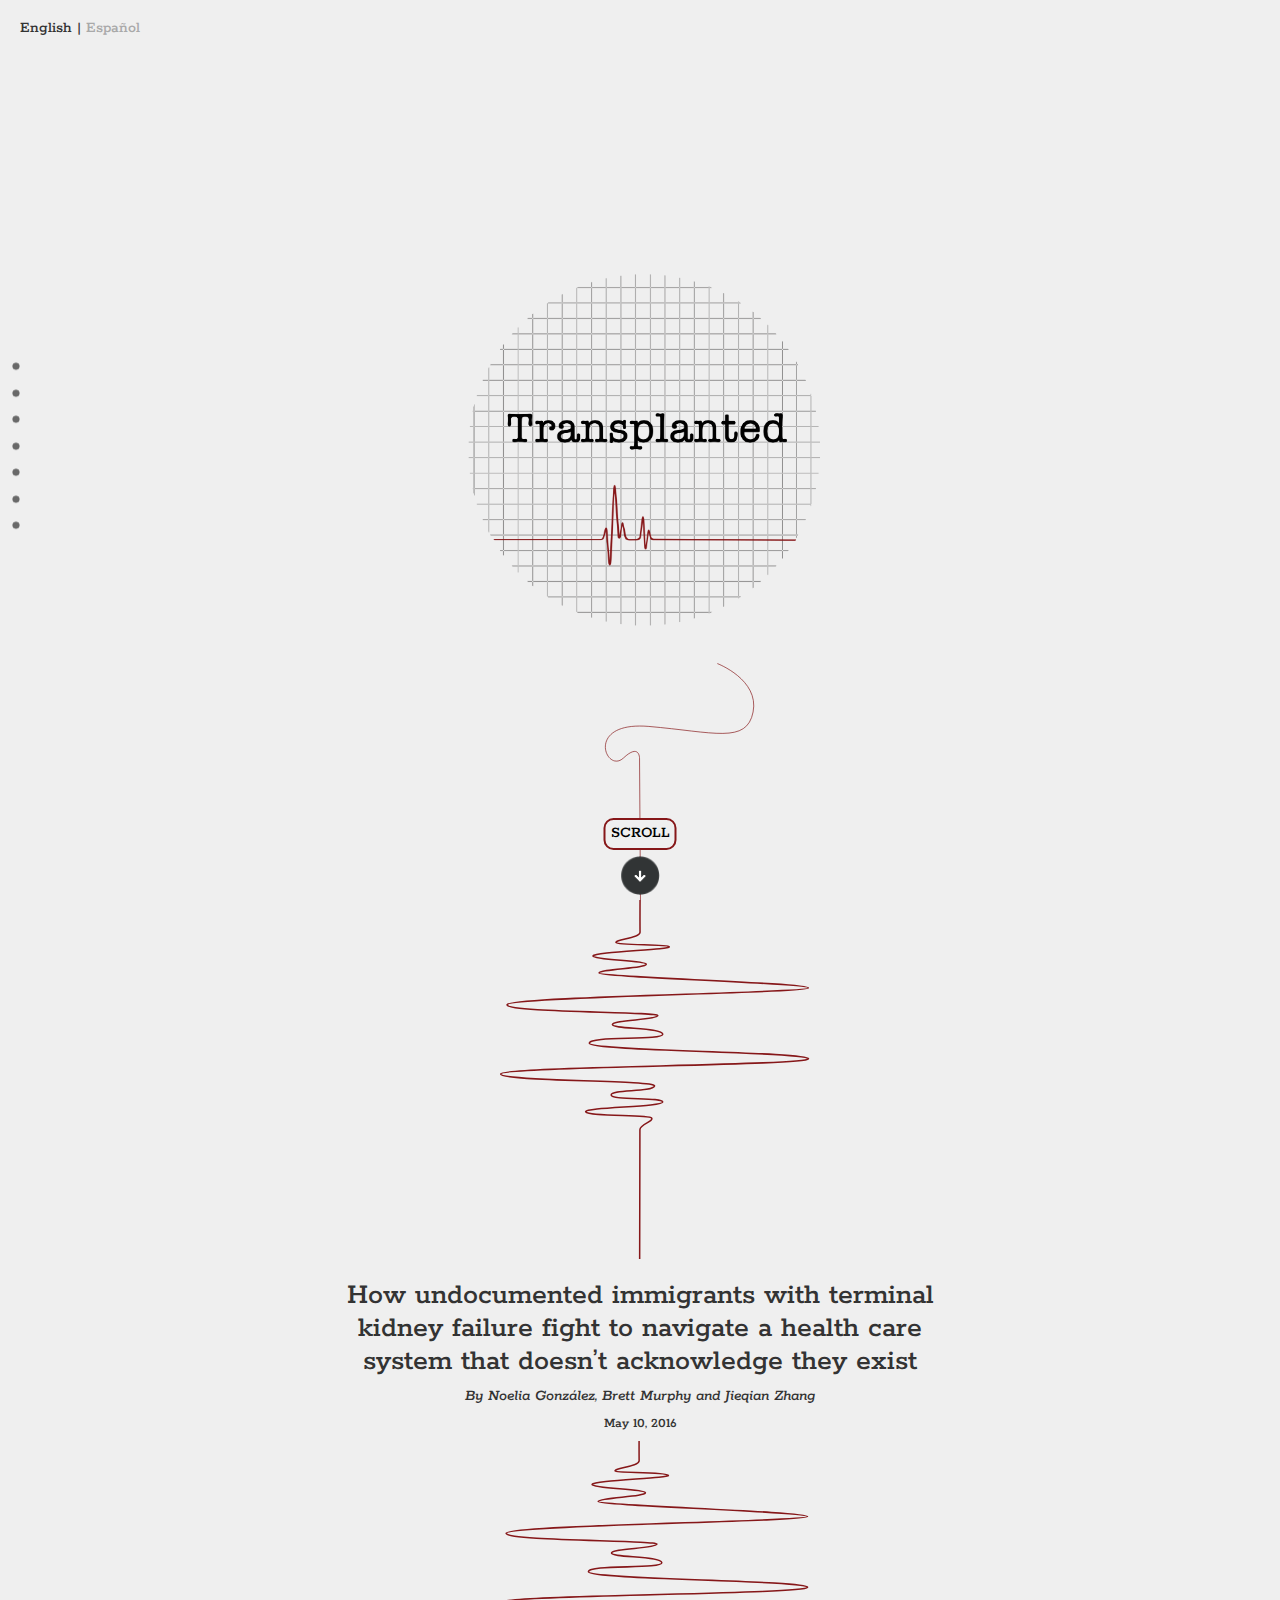
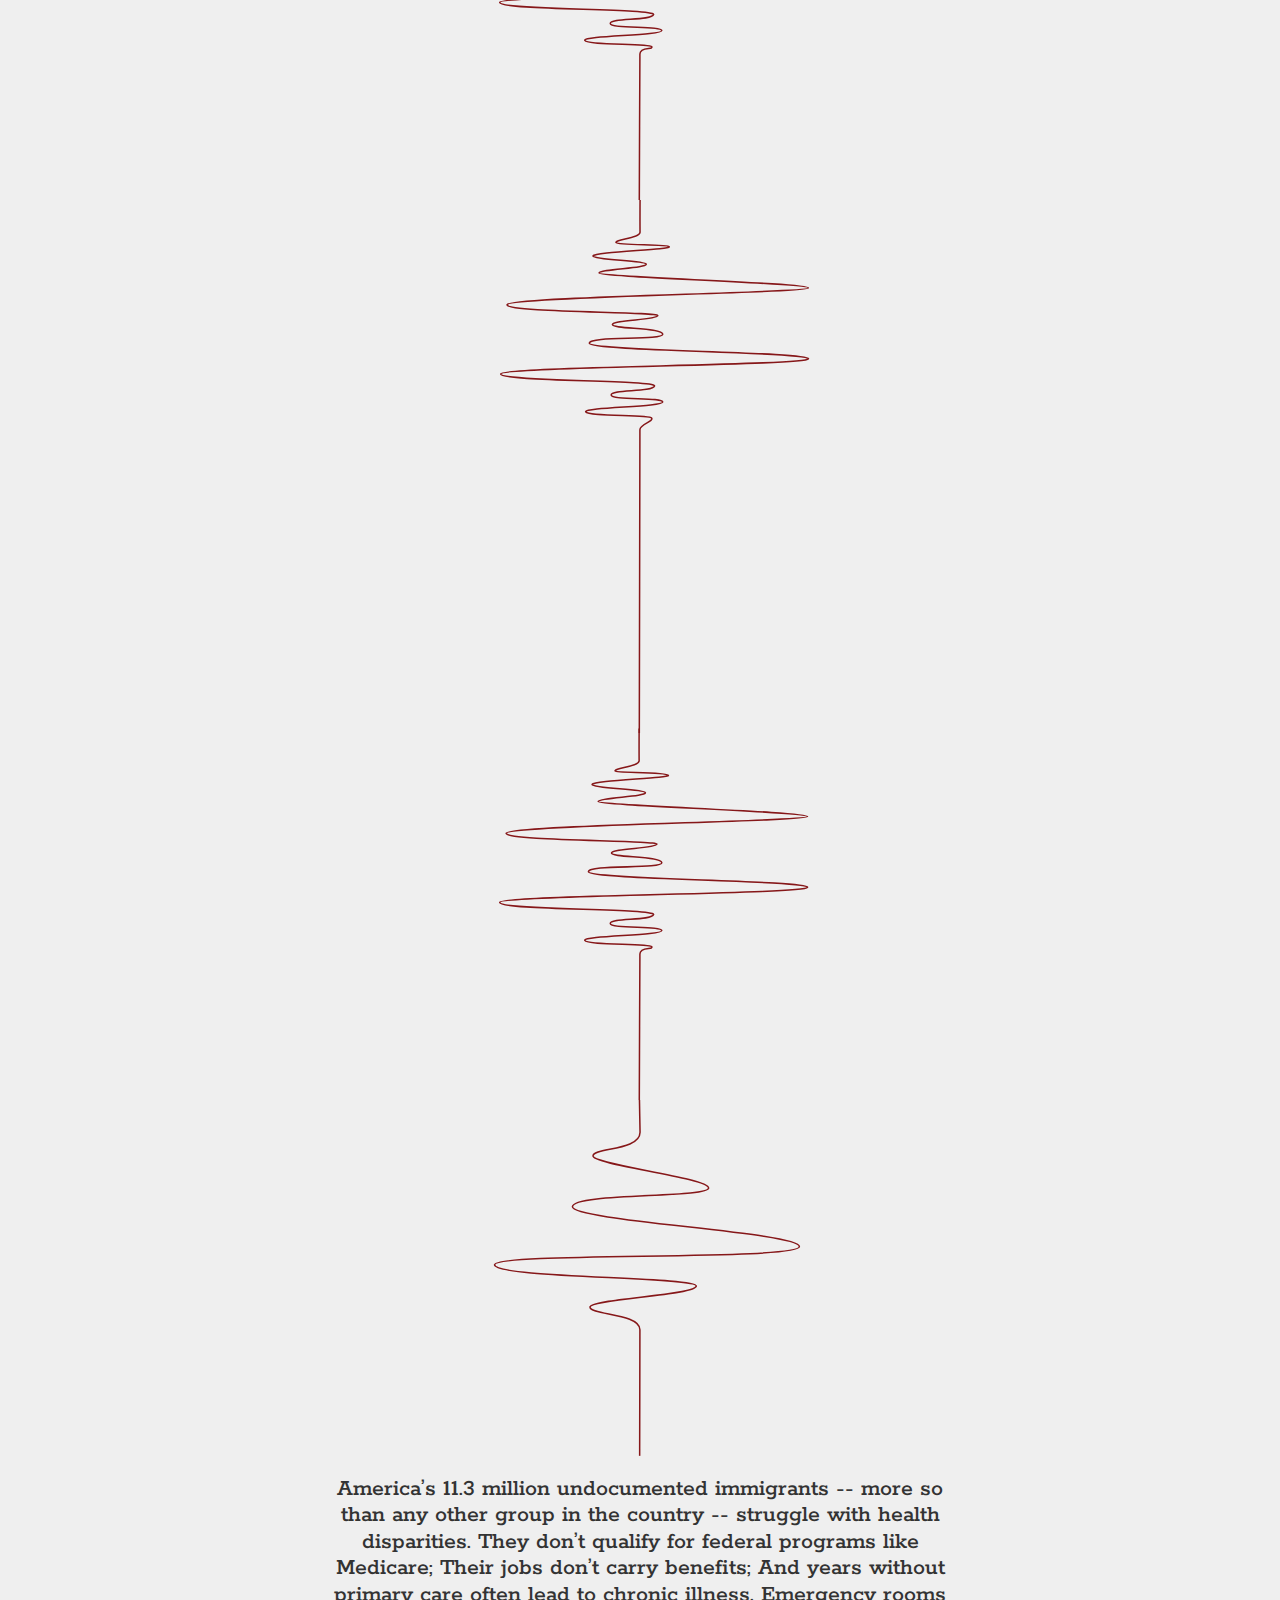
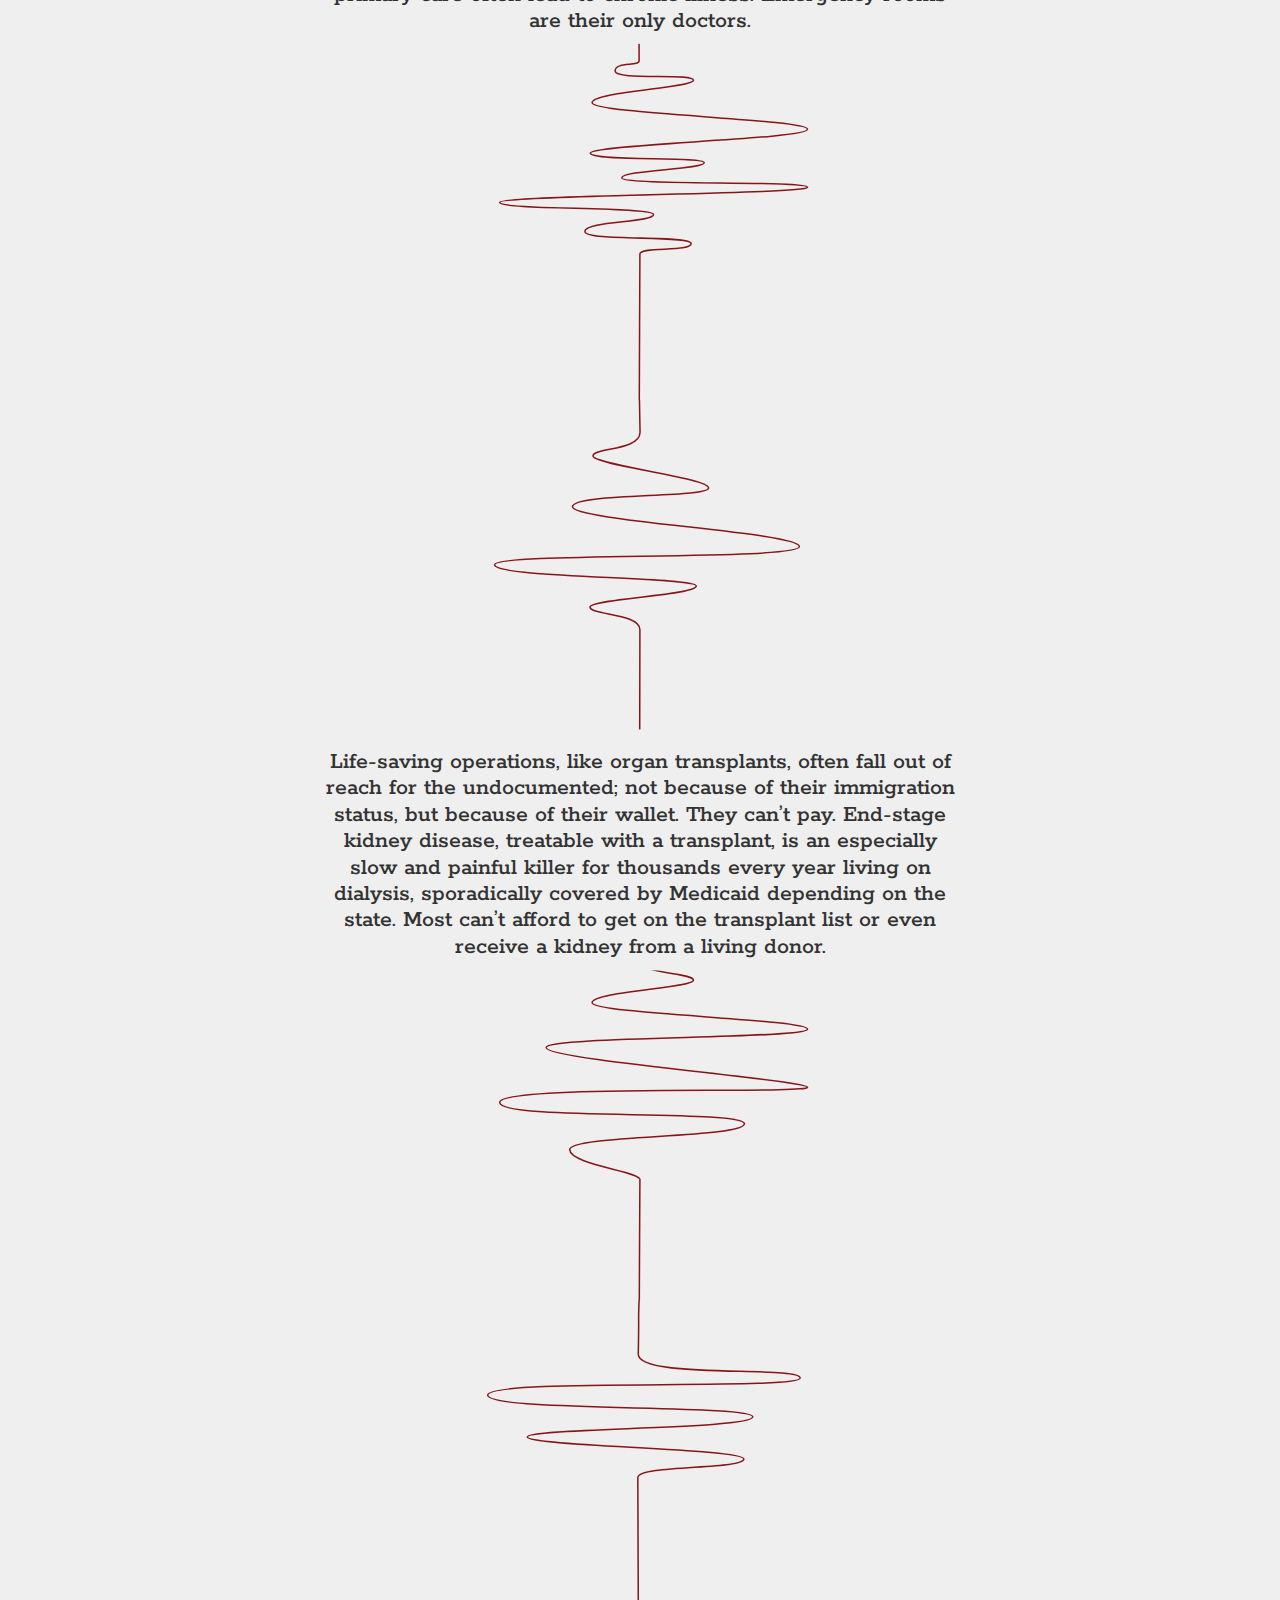
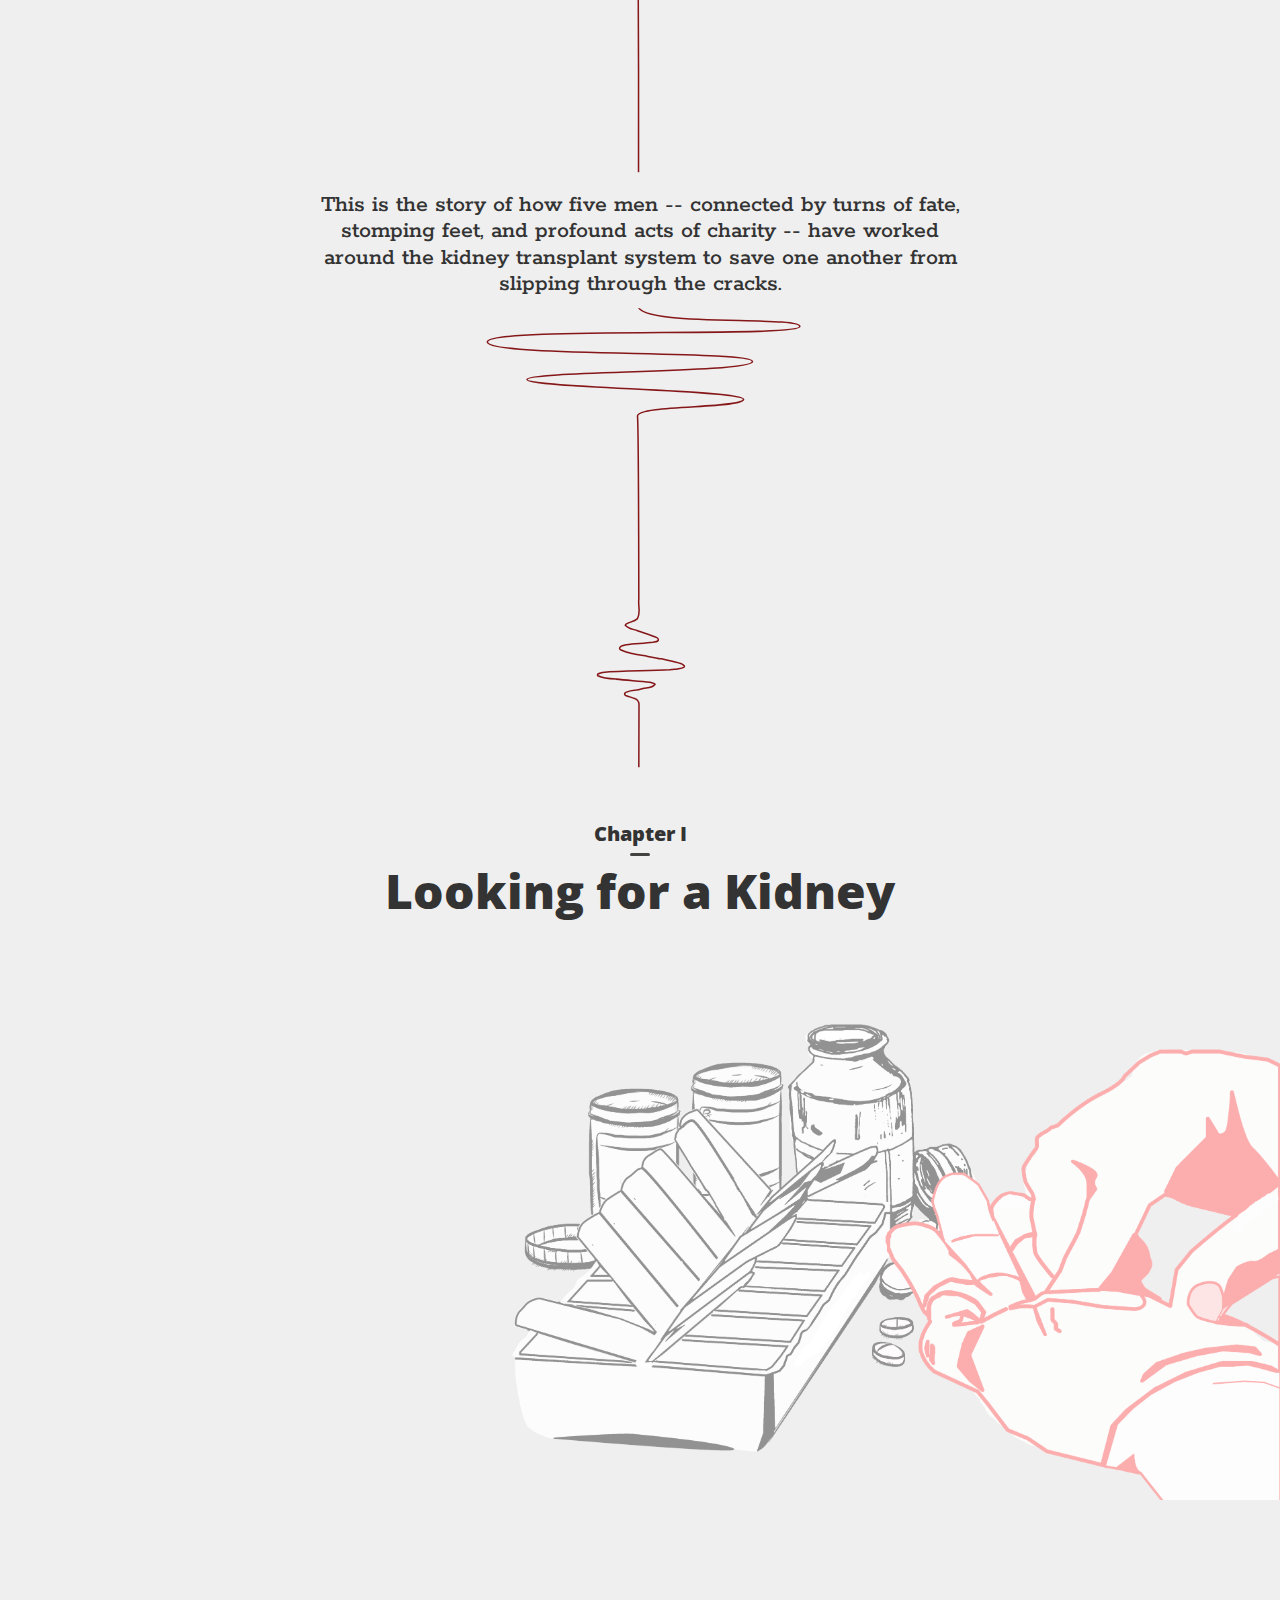
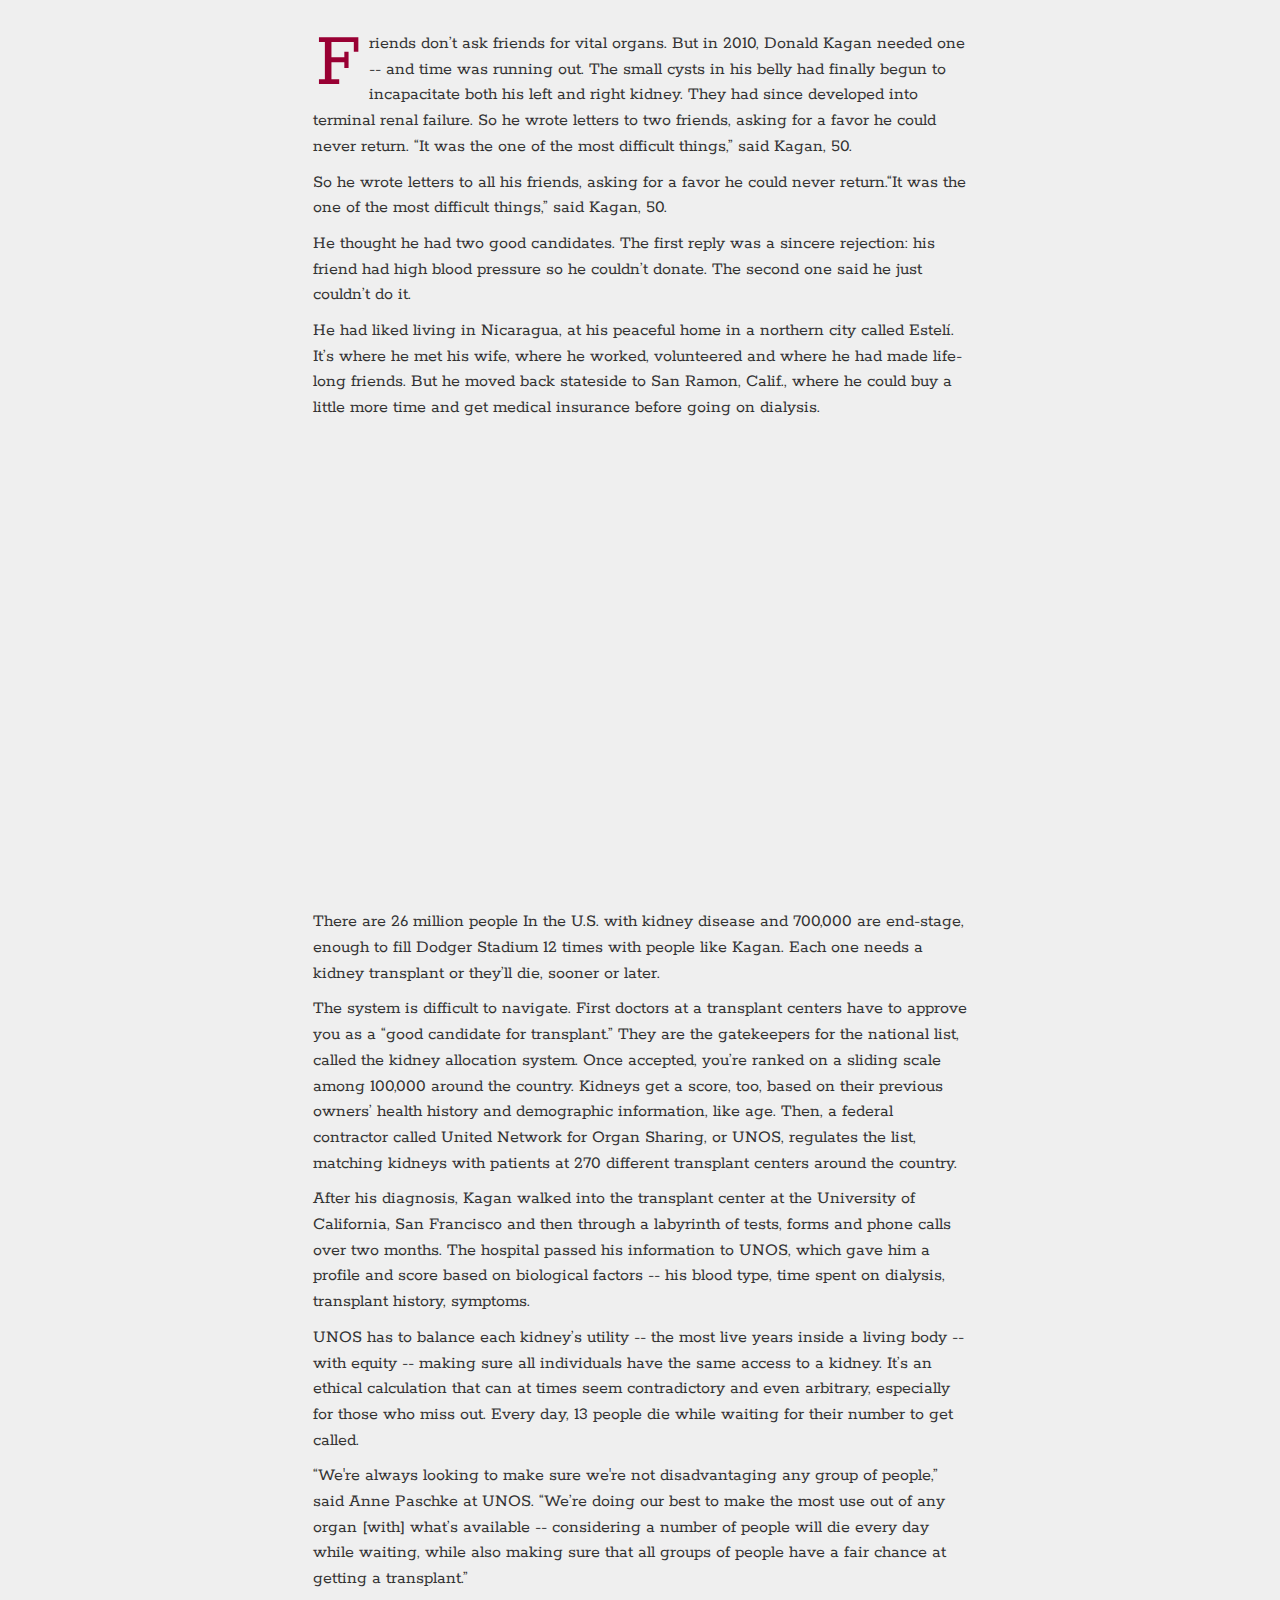
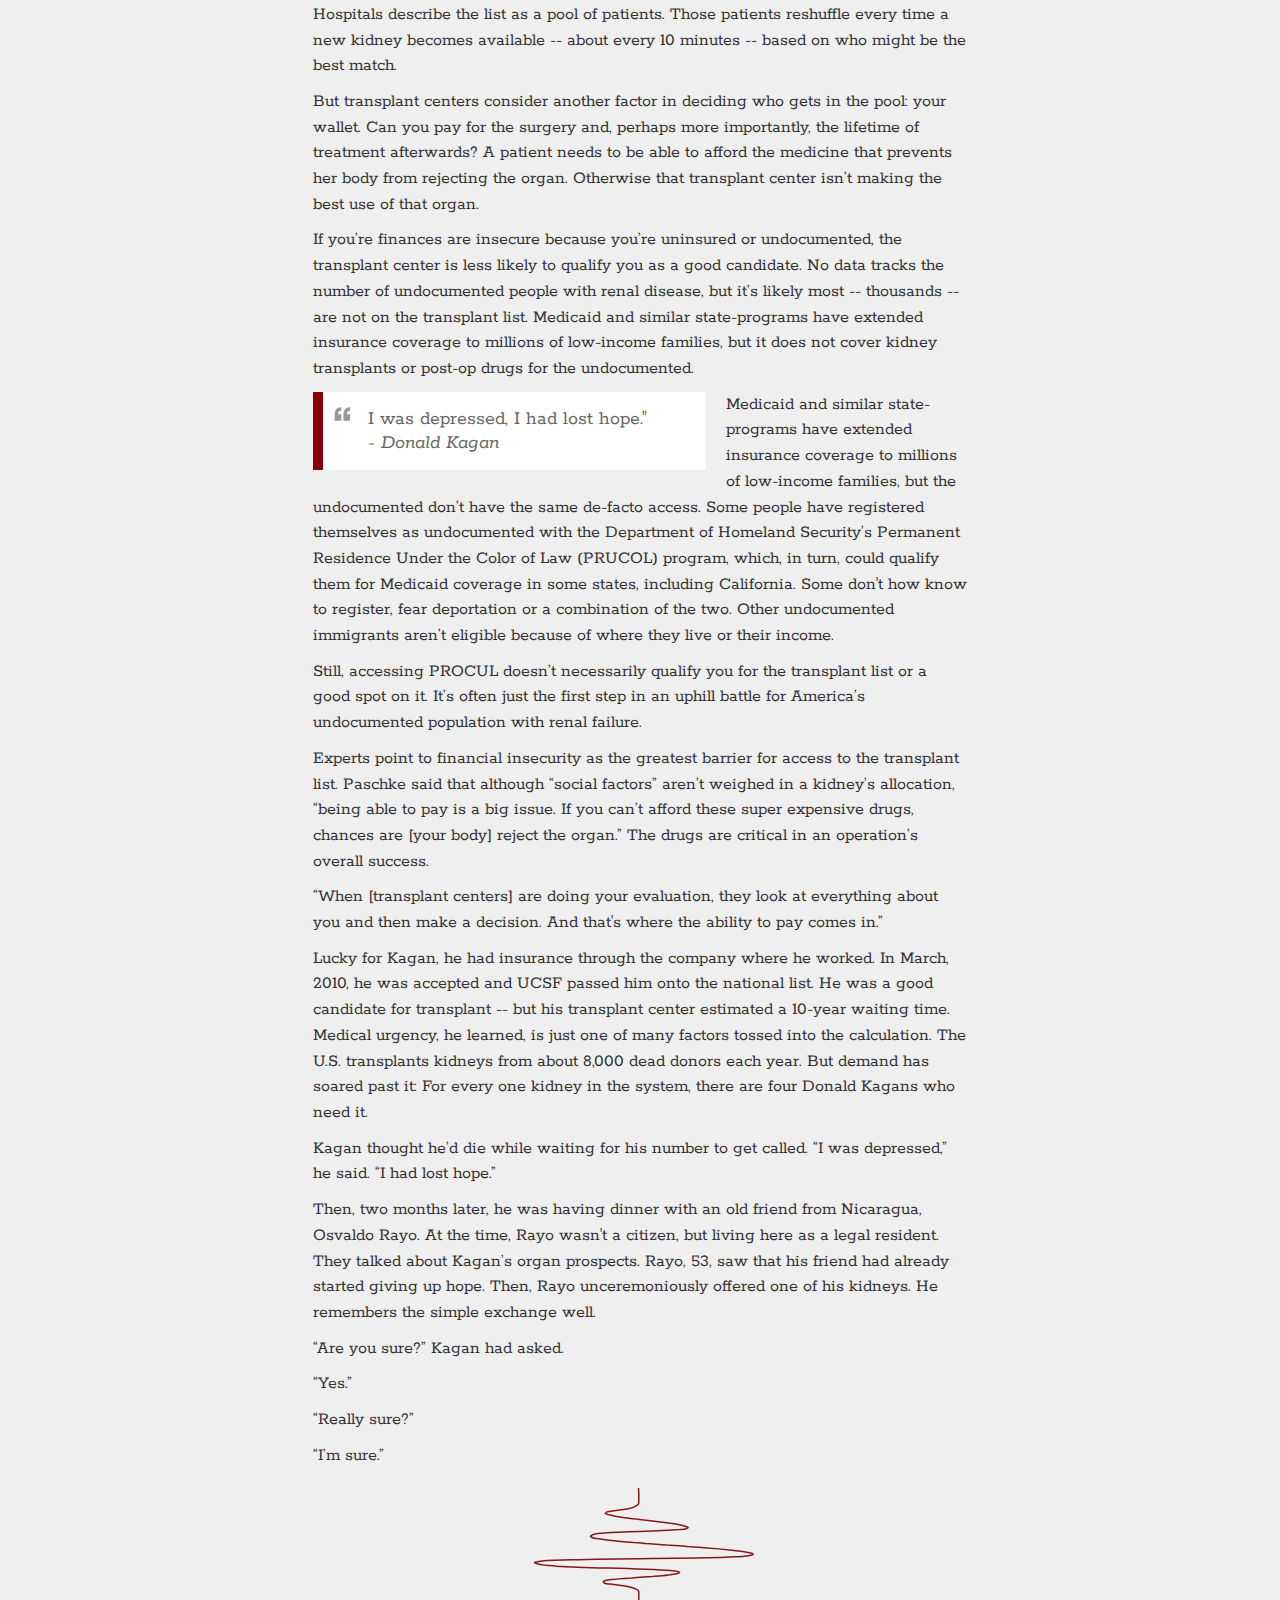
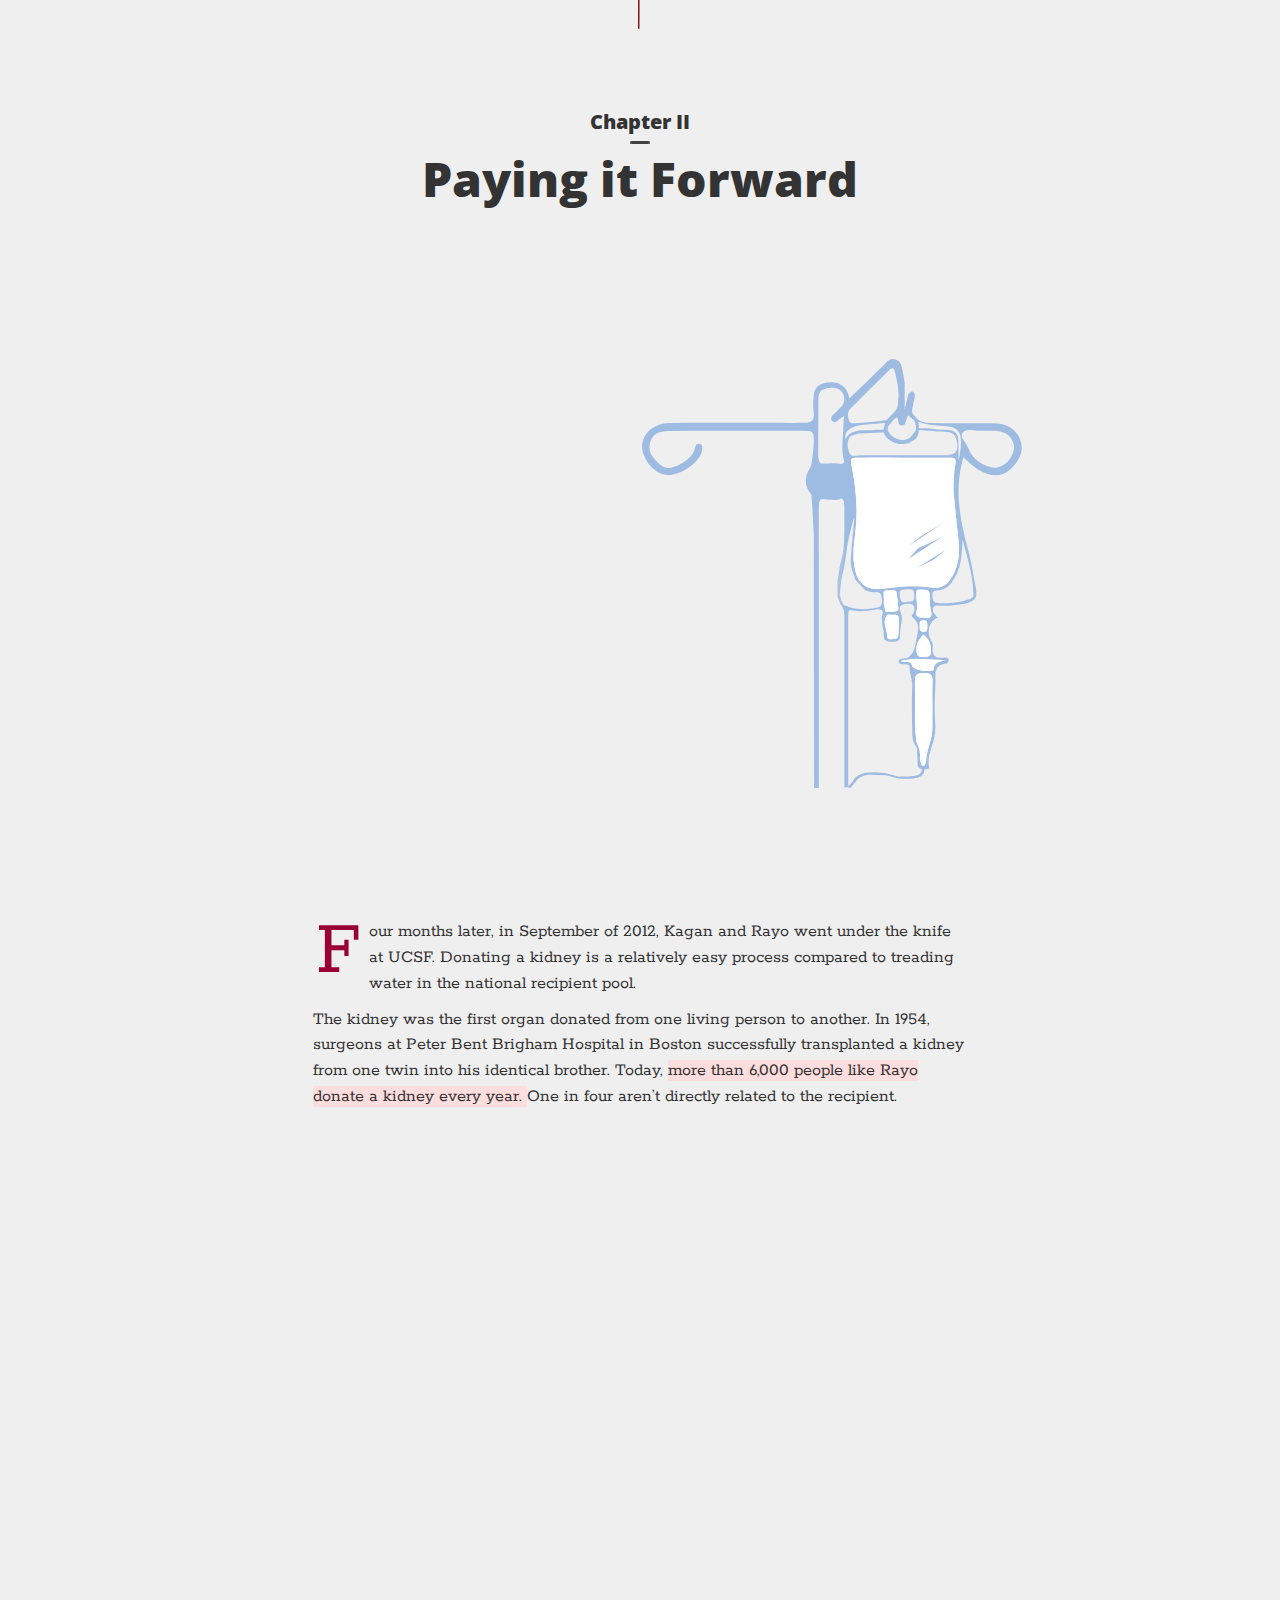
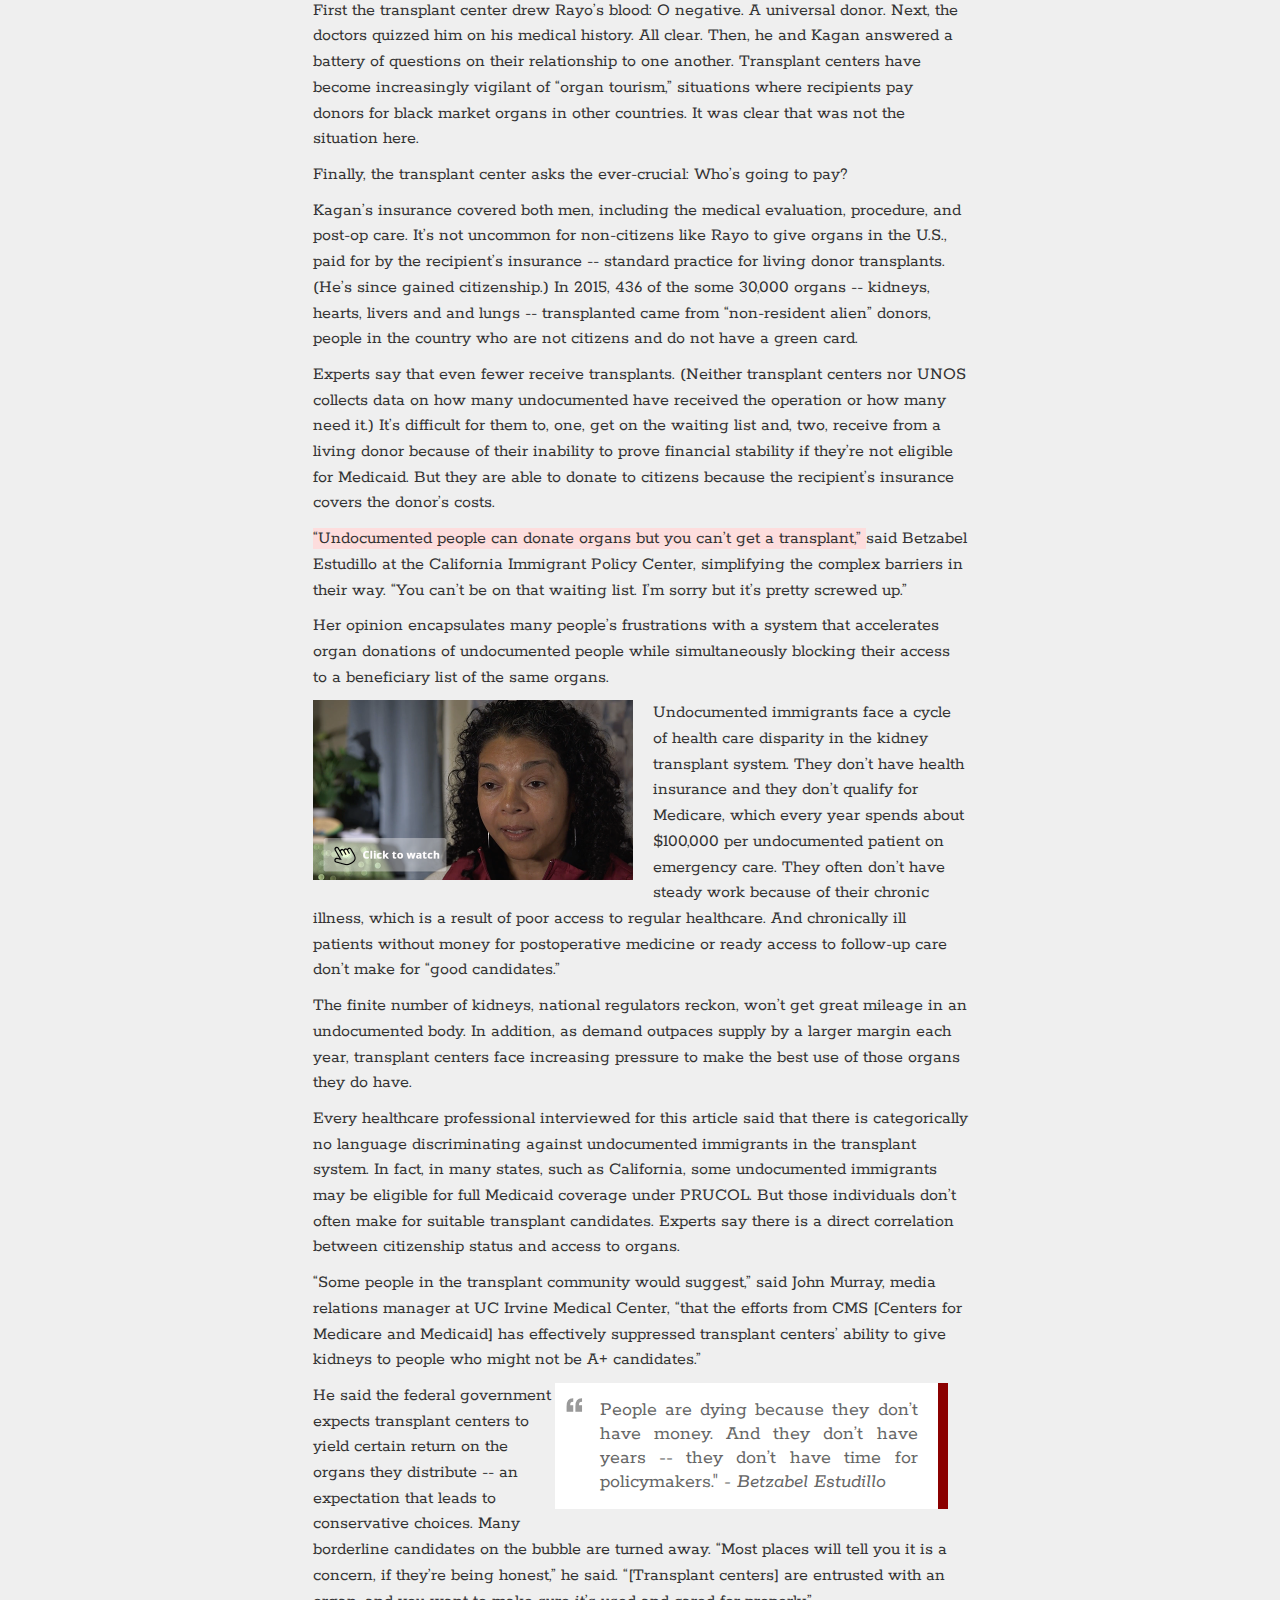
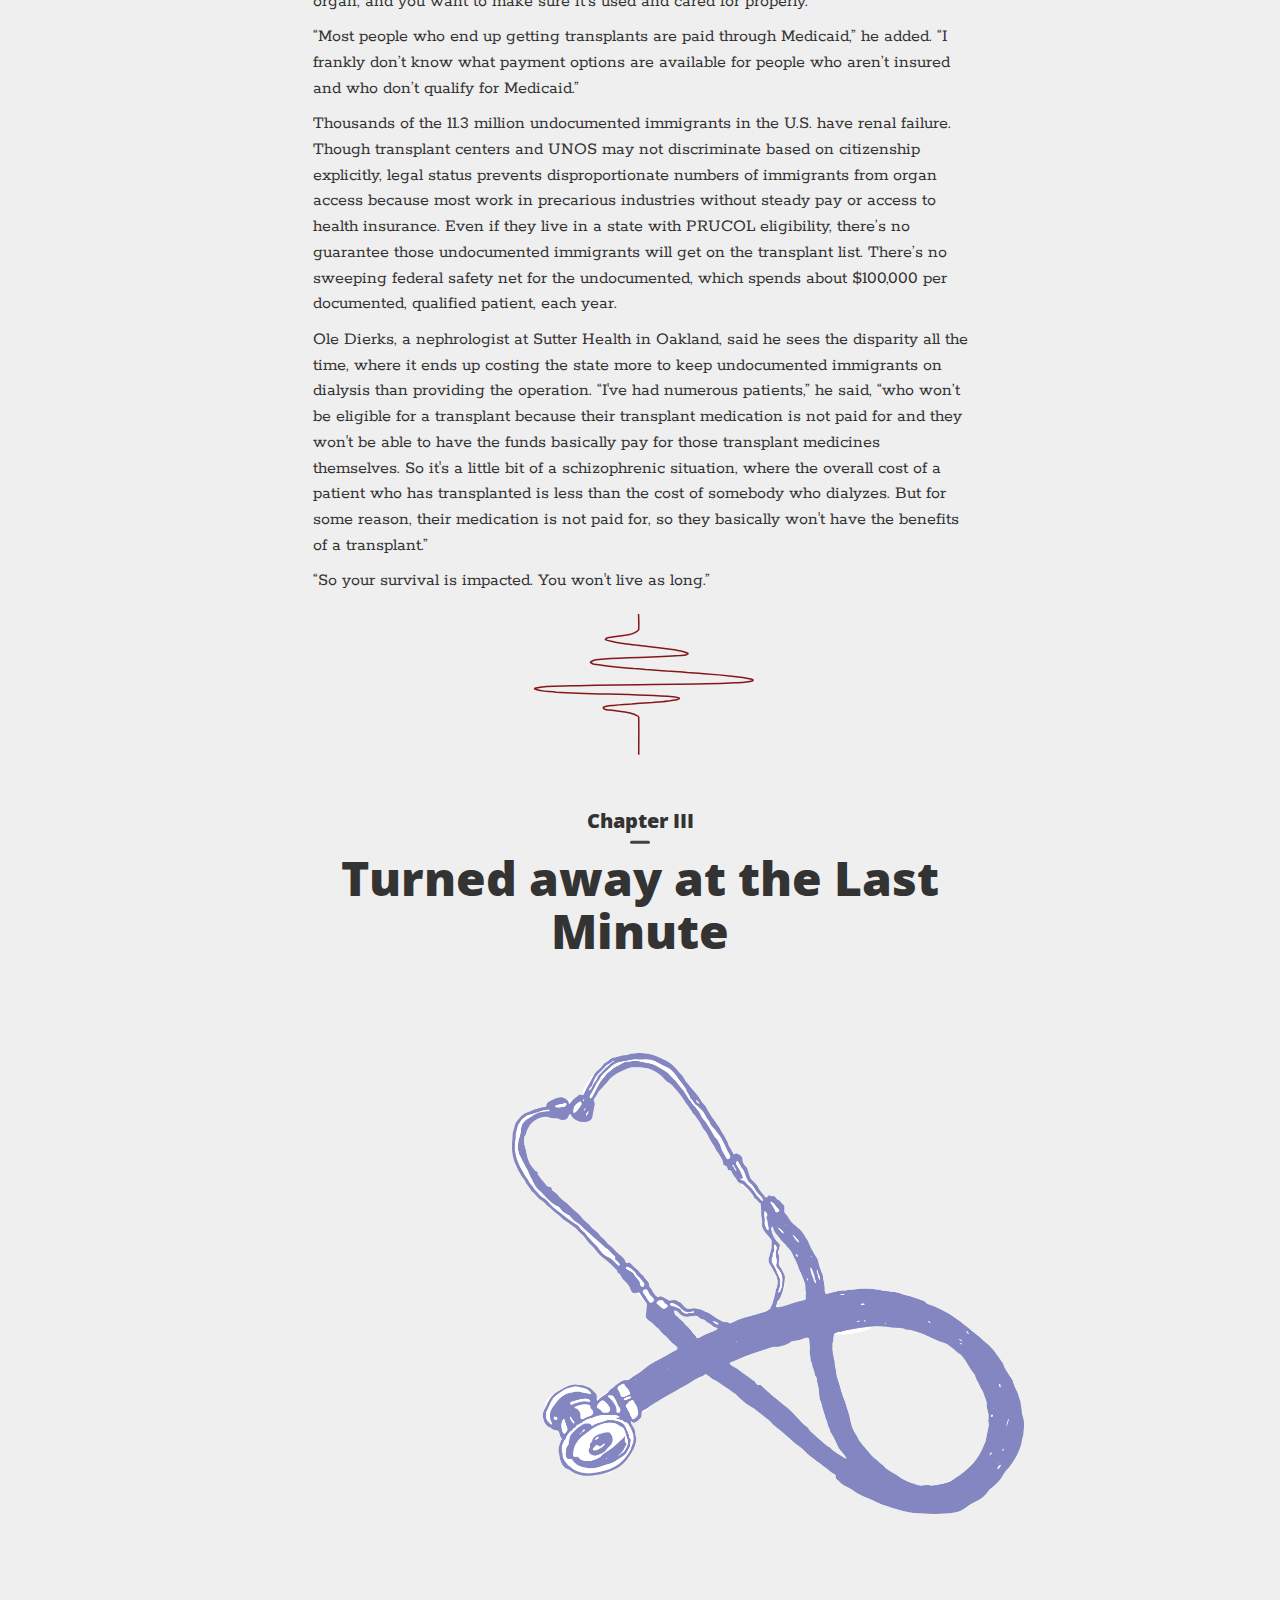
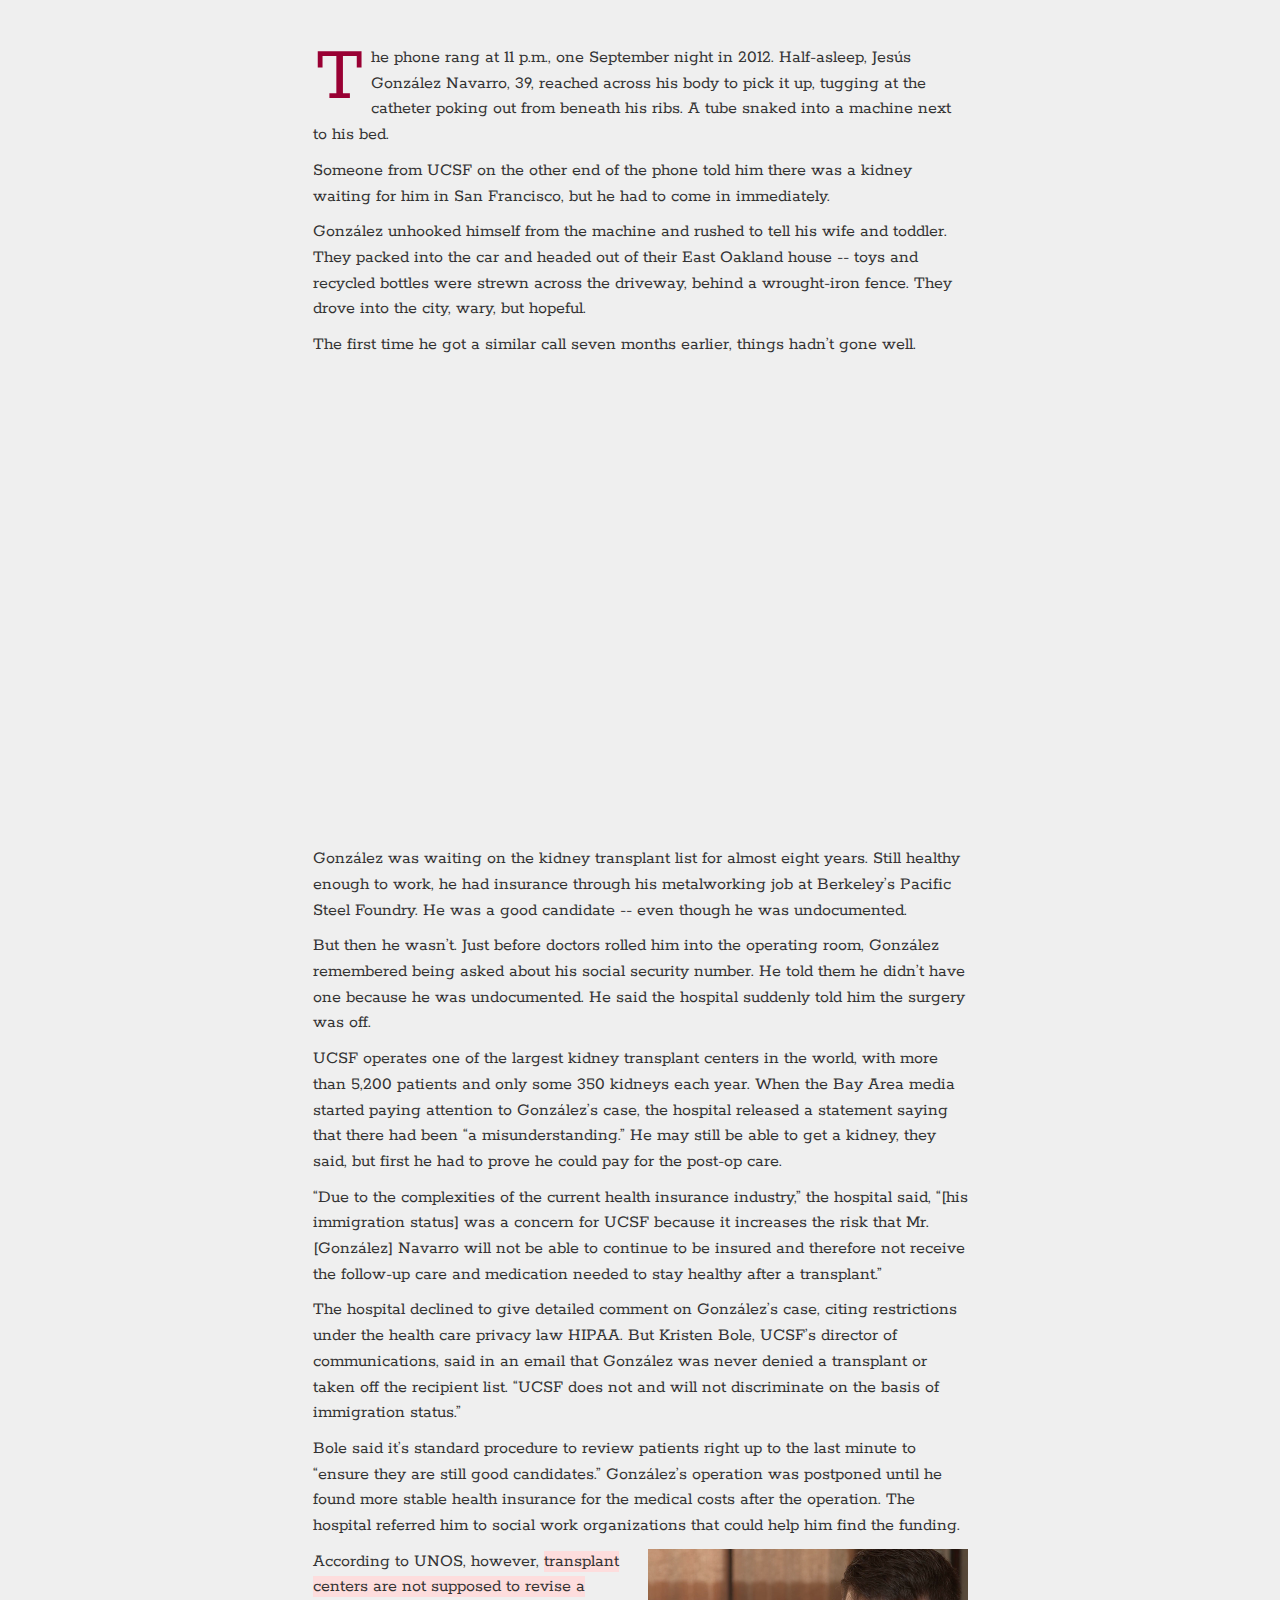
<file: index.html>
<!DOCTYPE html>
<html lang="en">

<head>
    <meta charset="utf-8">
    <meta http-equiv="X-UA-Compatible" content="IE=edge">
    <meta name="viewport" content="width=device-width, initial-scale=1">
    <title> Transplanted </title>
    <link rel="shortcut icon" href="assets/img/icon.ico">
    <link href="css/bootstrap.min.css" rel="stylesheet">
    <link href="css/main.css" rel="stylesheet">
    <link href="css/lity.css" rel="stylesheet">
    <link href='https://fonts.googleapis.com/css?family=Rokkitt:400,700' rel='stylesheet' type='text/css'>
    <link href='https://fonts.googleapis.com/css?family=Open+Sans:400,800' rel='stylesheet' type='text/css'>
    <script src="js/modernizr.js"></script>



    <link rel="canonical" href="">
    <meta property="fb:app_id" content="" />
    <meta property="og:type" content="" />
    <meta property="og:locale" content="en_US">
    <meta property="og:url" content="" />
    <meta property="og:title" content="" />
    <meta property="og:image" content="" />
    <meta property="og:image:type" content="image/jpeg" />
    <meta property="og:image:width" content="264" />
    <meta property="og:image:height" content="400" />
    <meta property="og:description" content="" />

    <meta name="twitter:card" content="">
    <meta name="twitter:site" content="@">
    <meta name="twitter:title" content="">
    <meta name="twitter:description" content="">
    <meta name="twitter:image" content="">
    <meta name="twitter:image:width" content="" />
    <meta name="twitter:image:height" content="" />


    <!--[if lt IE 9]>
      <script src="js/html5shiv.min.js"></script>
      <script src="js/respond.min.js"></script>
    <![endif]-->
</head>

<body style="background-color: #efefef">

    <!--    <a href="" class="b_up"><img src="assets/img/b_up_1.png" width="40" height="40" ></a>-->


    <h3 class="scroll" id="scroll"> SCROLL </h3>
    <img class="b_down" id="b_down" src="assets/img/b_down_1.png" width="40" height="40">



    <nav id="cd-vertical-nav">
        <ul>
            <li>
                <a id="menu_home" href="#landing_page" data-number="1">
                    <span class="cd-dot"></span>
                    <span class="cd-label">Home</span>
                </a>
            </li>
            <li>
                <a id="menu_intro" href="#intro" data-number="2">
                    <span class="cd-dot"></span>
                    <span class="cd-label">Introduction</span>
                </a>
            </li>
            <li>
                <a id="menu_section1" href="#section1_div" data-number="3">
                    <span class="cd-dot"></span>
                    <span class="cd-label">Section One</span>
                </a>
            </li>
            <li>
                <a id="menu_section2" href="#section2_div" data-number="4">
                    <span class="cd-dot"></span>
                    <span class="cd-label">Section Two</span>
                </a>
            </li>
            <li>
                <a id="menu_section3" href="#section3_div" data-number="5">
                    <span class="cd-dot"></span>
                    <span class="cd-label">Section Three</span>
                </a>
            </li>
            <li>
                <a id="menu_section4" href="#section4_div" data-number="6">
                    <span class="cd-dot"></span>
                    <span class="cd-label">Section Four</span>
                </a>
            </li>
            <li>
                <a id="menu_section5" href="#section5_div" data-number="7">
                    <span class="cd-dot"></span>

                    <span class="cd-label">Section Five</span>
                </a>
            </li>
        </ul>
    </nav>

    <!--    end of navigation bar-->
    <div id="skrollr-body">

        <!--landing page-->

        <div class="landing_page section active" id="landing_page">
            <h5 class="language">English | <a href="http://jieqianzhang.github.io/the_toxic_system/index_spanish.html" class="spanish">Español</a></h5>
            <div class="title">
                <img class="img-responsive" src="assets/img/moving_title.gif">

                <!--                <button type="button" class="btn btn-info-outline spanish">Español</button>-->
                <img class="line" class="img-responsive" src="assets/img/line.svg">
            </div>
        </div>

        <!--intro page-->
        <div class="full row section" id="intro_page">

            <img class="img-responsive" data-0="transform:translate3d(-100%,0px,0px)" data-bottom="transform:translate3d(-100%,0px,0px)" data-center="transform:translate3d(20px,0px,0px)" data-top-bottom="transform:translate3d(-100%,0px,0px)" id="pillbox1" src="assets/img/pillbox.svg">

            <div class="intro">
                <h2>How undocumented immigrants with terminal kidney failure fight to navigate a health care system that doesn’t acknowledge they exist
</h2>
                <h5 id="credit"><em>By Noelia González, Brett Murphy and Jieqian Zhang</em> </h5>
                <h5> May 10, 2016 </h5>

            </div>
            <!--            <img class="line_01" class="" src="assets/img/line_01.svg">-->
            <img class="line_all" class="" src="assets/img/line_01.svg">


        </div>


        <div class="full row section">

            <div class="teaser embed-responsive embed-responsive-16by9">

                <iframe src="https://player.vimeo.com/video/183346119?title=0&byline=0&portrait=0" frameborder="0" webkitallowfullscreen mozallowfullscreen allowfullscreen></iframe>

            </div>
            <img class="line_all" class="" src="assets/img/line_01.svg">


        </div>



        <div class="full row section">

            <!--            <div class="intro" data-0="opacity:0" data--100-bottom="opacity:0" data-center="opacity:1" data-top-bottom="opacity:0">-->

            <!--        <img class="img-responsive" data-0="transform:translate3d(200%,0px,0px)" data-bottom-top="transform:translate3d(200%,0px,0px)" data-bottom="transform:translate3d(100%,0px,0px)" data-top-bottom="transform:translate3d(200%,0px,0px)" id="pillbox2" src="assets/img/pillbox2.svg">-->

            <div class="intro" id="intro1">
                <h3 class="intro_text">America’s 11.3 million undocumented immigrants -- more so than any other group in the country -- struggle with health disparities. They don’t qualify for federal programs like Medicare; Their jobs don’t carry benefits; And years without primary care often lead to chronic illness. Emergency rooms are their only doctors. 
 </h3>
            </div>
            <img class="img-responsive" data-0="right:-200%" data-bottom-top="-right:-200%" data-bottom="right:0px" data-top-bottom="right:-200%" id="pillbox2" src="assets/img/pillbox2.svg">
            <img class="line_all" class="" src="assets/img/line_03.svg">


        </div>


        <div class="full row section">
            <img class="img-responsive" data-0="left:-200%" data-bottom-top="left:-200%" data-bottom="left:0px" data-top-bottom="left:-200%" id="scissors" src="assets/img/scissors.svg">

            <div class="intro" id="intro2">

                <h3 class="intro_text">Life-saving operations, like organ transplants, often fall out of reach for the undocumented; not because of their immigration status, but because of their wallet. They can’t pay. End-stage kidney disease, treatable with a transplant, is an especially slow and painful killer for thousands every year living on dialysis, sporadically covered by Medicaid depending on the state. Most can’t afford to get on the transplant list or even receive a kidney from a living donor.  
 </h3>
            </div>

            <img class="line_all" class="" src="assets/img/line_04.svg">


        </div>



        <div class="full row section">

            <!--            <div id="portraits" data-0="left:-100%; top:35%" data-bottom-top="left:-100%; top:35%" data-35p-top-bottom="left:50%" data-top-bottom="top:0%">-->
            <div id="portraits" data-0="left:-100%" data-bottom-top="left:-100%; top:35%" data-35p-top-bottom="left:50%">
                <div id="osvaldo">
                    <a href="#section1_div" data-number="1"><img class="img-responsive" src="assets/img/Osvaldo.png">
                    </a>
                    <p class="name">Osvaldo</p>
                </div>
                <div id="jesus">
                    <a href="#section2_div" data-number="2"><img class="img-responsive" src="assets/img/Jesus.png"></a>
                    <p class="name">Jesús</p>
                </div>
                <div id="donald">
                    <a href="#section3_div" data-number="3"><img class="img-responsive" src="assets/img/Donald.png"></a>
                    <p class="name">Donald</p>
                </div>
                <div id="hugo">
                    <a href="#section4_div" data-number="4"><img class="img-responsive" src="assets/img/Hugo.png"></a>
                    <p class="name">Hugo</p>
                </div>
                <div id="irvin">
                    <a href="#section5_div" data-number="5"><img class="img-responsive" src="assets/img/Irvin.png"></a>
                    <p class="name">Irvin</p>
                </div>
            </div>
            <div class="intro" id="intro3">
                <h3 class="intro_text">This is the story of how five men -- connected by turns of fate, stomping feet, and profound acts of charity -- have worked around the kidney transplant system to save one another from slipping through the cracks. 
 </h3>
            </div>

            <img class="line_all" class="" src="assets/img/line_05.svg">
        </div>



        <!--start of section 1-->

        <div class="full row section" id="section1_div">
            <img class="line_chapter_top" src="assets/img/line_06.svg">
            <div class=" section1_illustration">
                <img class="img-responsive donald " src="assets/img/donald_illustration.png">
            </div>
            <div class="chapter_title">
                <h4>Chapter I</h4>
                <div class="black_line"></div>
                <h1>Looking for a Kidney</h1>
            </div>
        </div>




        <div class="row section">

            <div class="section1" id="section1">
                <p><span class="firstcharacter">F</span>riends don’t ask friends for vital organs. But in 2010, Donald Kagan needed one -- and time was running out. The small cysts in his belly had finally begun to incapacitate both his left and right kidney. They had since developed into terminal renal failure. So he wrote letters to two friends, asking for a favor he could never return. “It was the one of the most difficult things,” said Kagan, 50.
                </p>

                <p>So he wrote letters to all his friends, asking for a favor he could never return.“It was the one of the most difficult things,” said Kagan, 50.
                </p>

                <p>He thought he had two good candidates. The first reply was a sincere rejection: his friend had high blood pressure so he couldn’t donate. The second one said he just couldn’t do it.</p>

                <p>He had liked living in Nicaragua, at his peaceful home in a northern city called Estelí. It’s where he met his wife, where he worked, volunteered and where he had made life-long friends. But he moved back stateside to San Ramon, Calif., where he could buy a little more time and get medical insurance before going on dialysis.
                </p>

                <div class="video_wrapper_big embed-responsive embed-responsive-16by9">
                    <iframe class="donald_video embed-responsive-item " src="https://player.vimeo.com/video/183346083?title=0&byline=0&portrait=0" frameborder="0" webkitallowfullscreen mozallowfullscreen allowfullscreen></iframe>
                </div>

                <p>There are 26 million people In the U.S. with kidney disease and 700,000 are end-stage, enough to fill Dodger Stadium 12 times with people like Kagan. Each one needs a kidney transplant or they’ll die, sooner or later.</p>

                <p>The system is difficult to navigate. First doctors at a transplant centers have to approve you as a “good candidate for transplant.” They are the gatekeepers for the national list, called the kidney allocation system. Once accepted, you’re ranked on a sliding scale among 100,000 around the country. Kidneys get a score, too, based on their previous owners’ health history and demographic information, like age. Then, a federal contractor called United Network for Organ Sharing, or UNOS, regulates the list, matching kidneys with patients at 270 different transplant centers around the country.
                </p>

                <p>After his diagnosis, Kagan walked into the transplant center at the University of California, San Francisco and then through a labyrinth of tests, forms and phone calls over two months. The hospital passed his information to UNOS, which gave him a profile and score based on biological factors -- his blood type, time spent on dialysis, transplant history, symptoms.
                </p>

                <p>UNOS has to balance each kidney’s utility -- the most live years inside a living body -- with equity -- making sure all individuals have the same access to a kidney. It’s an ethical calculation that can at times seem contradictory and even arbitrary, especially for those who miss out. Every day, 13 people die while waiting for their number to get called.
                </p>

                <!-- <div class="video_wrapper_big embed-responsive embed-responsive-16by9">
                    <iframe class="donald_video embed-responsive-item " src="https://player.vimeo.com/video/165816185?title=0&byline=0&portrait=0" frameborder="0" webkitallowfullscreen mozallowfullscreen allowfullscreen></iframe>
                </div>
 -->
                <p>“We're always looking to make sure we're not disadvantaging any group of people,” said Anne Paschke at UNOS. “We’re doing our best to make the most use out of any organ [with] what’s available -- considering a number of people will die every day while waiting, while also making sure that all groups of people have a fair chance at getting a transplant.”

                </p>

                <p>Hospitals describe the list as a pool of patients. Those patients reshuffle every time a new kidney becomes available -- about every 10 minutes -- based on who might be the best match.
                </p>


                <p>But transplant centers consider another factor in deciding who gets in the pool: your wallet. Can you pay for the surgery and, perhaps more importantly, the lifetime of treatment afterwards? A patient needs to be able to afford the medicine that prevents her body from rejecting the organ. Otherwise that transplant center isn’t making the best use of that organ.
                </p>

                <p>If you’re finances are insecure because you’re uninsured or undocumented, the transplant center is less likely to qualify you as a good candidate. No data tracks the number of undocumented people with renal disease, but it’s likely most -- thousands -- are not on the transplant list. Medicaid and similar state-programs have extended insurance coverage to millions of low-income families, but it does not cover kidney transplants or post-op drugs for the undocumented.
                </p>

                <blockquote>
                    I was depressed, I had lost hope."
                    <br><em> - Donald Kagan </em>
                </blockquote>

                <p>Medicaid and similar state-programs have extended insurance coverage to millions of low-income families, but the undocumented don’t have the same de-facto access. Some people have registered themselves as undocumented with the Department of Homeland Security’s Permanent Residence Under the Color of Law (PRUCOL) program, which, in turn, could qualify them for Medicaid coverage in some states, including California. Some don't how know to register, fear deportation or a combination of the two. Other undocumented immigrants aren’t eligible because of where they live or their income.</p>

                <p>Still, accessing PROCUL doesn’t necessarily qualify you for the transplant list or a good spot on it. It’s often just the first step in an uphill battle for America’s undocumented population with renal failure.</p>

                <p>Experts point to financial insecurity as the greatest barrier for access to the transplant list. Paschke said that although “social factors” aren’t weighed in a kidney’s allocation, “being able to pay is a big issue. If you can’t afford these super expensive drugs, chances are [your body] reject the organ.” The drugs are critical in an operation’s overall success.
                </p>

                <p>“When [transplant centers] are doing your evaluation, they look at everything about you and then make a decision. And that's where the ability to pay comes in.”</p>
                <p>Lucky for Kagan, he had insurance through the company where he worked. In March, 2010, he was accepted and UCSF passed him onto the national list. He was a good candidate for transplant -- but his transplant center estimated a 10-year waiting time. Medical urgency, he learned, is just one of many factors tossed into the calculation. The U.S. transplants kidneys from about 8,000 dead donors each year. But demand has soared past it: For every one kidney in the system, there are four Donald Kagans who need it.
                </p>

                <p>Kagan thought he’d die while waiting for his number to get called. “I was depressed,” he said. “I had lost hope.”</p>


                <p>Then, two months later, he was having dinner with an old friend from Nicaragua, Osvaldo Rayo. At the time, Rayo wasn't a citizen, but living here as a legal resident. They talked about Kagan’s organ prospects. Rayo, 53, saw that his friend had already started giving up hope. Then, Rayo unceremoniously offered one of his kidneys. He remembers the simple exchange well. </p>

                <p>“Are you sure?” Kagan had asked.</p>

                <p>“Yes.” </p>

                <p>“Really sure?”</p>

                <p>“I’m sure.” </p>


            </div>


        </div>


        <!--        start of section 2-->

        <div class="full row section" id="section2_div">
            <img class="line_chapter_top" src="assets/img/line_07.svg">
            <div class="section2_illustration">
                <img class="img-responsive " src="assets/img/serum.svg">
            </div>
            <div class="chapter_title">
                <h4>Chapter II</h4>
                <div class="black_line"></div>
                <h1>Paying it Forward</h1>
            </div>
        </div>



        <div class="row section">

            <div class="section2" id="">
                <p><span class="firstcharacter">F</span>our months later, in September of 2012, Kagan and Rayo went under the knife at UCSF. Donating a kidney is a relatively easy process compared to treading water in the national recipient pool.
                </p>

                <p>The kidney was the first organ donated from one living person to another. In 1954, surgeons at Peter Bent Brigham Hospital in Boston successfully transplanted a kidney from one twin into his identical brother. Today, <span class="highlight">more than 6,000 people like Rayo donate a kidney every year. </span> One in four aren’t directly related to the recipient.
                </p>

                <div class="video_wrapper_big embed-responsive embed-responsive-16by9">
                    <iframe class="osvaldo_video embed-responsive-item" src="https://player.vimeo.com/video/183346108?title=0&byline=0&portrait=0" frameborder="0" webkitallowfullscreen mozallowfullscreen allowfullscreen></iframe>
                </div>

                <p>First the transplant center drew Rayo’s blood: O negative. A universal donor. Next, the doctors quizzed him on his medical history. All clear. Then, he and Kagan answered a battery of questions on their relationship to one another. Transplant centers have become increasingly vigilant of “organ tourism,” situations where recipients pay donors for black market organs in other countries. It was clear that was not the situation here.
                </p>

                <p>Finally, the transplant center asks the ever-crucial: Who’s going to pay? </p>

                <p>Kagan’s insurance covered both men, including the medical evaluation, procedure, and post-op care. It’s not uncommon for non-citizens like Rayo to give organs in the U.S., paid for by the recipient’s insurance -- standard practice for living donor transplants. (He’s since gained citizenship.) In 2015, 436 of the some 30,000 organs -- kidneys, hearts, livers and and lungs -- transplanted came from “non-resident alien” donors, people in the country who are not citizens and do not have a green card.</p>

                <p>Experts say that even fewer receive transplants. (Neither transplant centers nor UNOS collects data on how many undocumented have received the operation or how many need it.) It’s difficult for them to, one, get on the waiting list and, two, receive from a living donor because of their inability to prove  financial stability if they’re not eligible for Medicaid. But they are able to donate to citizens because the recipient’s insurance covers the donor’s costs.
                </p>

                <p><span class="highlight">“Undocumented people can donate organs but you can’t get a transplant,” </span> said Betzabel Estudillo at the California Immigrant Policy Center, simplifying the complex barriers in their way. “You can’t be on that waiting list. I’m sorry but it’s pretty screwed up.”</p>

                <p>Her opinion encapsulates many people’s frustrations with a system that accelerates organ donations of undocumented people while simultaneously blocking their access to a beneficiary list of the same organs. </p>

                <div class="video_wrapper_small">
                    <a href="//vimeo.com/183346098" data-lity><img src="assets/img/osvaldo_1.png" class="osvaldo_video_small img-responsive"> </a>

                </div>


                <p>Undocumented immigrants face a cycle of health care disparity in the kidney transplant system. They don’t have health insurance and they don’t qualify for Medicare, which every year spends about $100,000 per undocumented patient on emergency care. They often don’t have steady work because of their chronic illness, which is a result of poor access to regular healthcare. And chronically ill patients without money for postoperative medicine or ready access to follow-up care don’t make for “good candidates.”
                </p>

                <p>The finite number of kidneys, national regulators reckon, won’t get great mileage in an undocumented body. In addition, as demand outpaces supply by a larger margin each year, transplant centers face increasing pressure to make the best use of those organs they do have.</p>

                <p>Every healthcare professional interviewed for this article said that there is categorically no language discriminating against undocumented immigrants in the transplant system. In fact, in many states, such as California, some undocumented immigrants may be eligible for full Medicaid coverage under PRUCOL. But those individuals don’t often make for suitable transplant candidates. Experts say there is a direct correlation between citizenship status and access to organs.
                </p>

                <p>“Some people in the transplant community would suggest,” said John Murray, media relations manager at UC Irvine Medical Center, “that the efforts from CMS [Centers for Medicare and Medicaid] has effectively suppressed transplant centers’ ability to give kidneys to people who might not be A+ candidates.” </p>

                <blockquote id="quote_2">
                    People are dying because they don’t have money. And they don’t have years -- they don’t have time for policymakers." <em> - Betzabel Estudillo </em>
                </blockquote>

                <p>He said the federal government expects transplant centers to yield certain return on the organs they distribute -- an expectation that leads to conservative choices. Many borderline candidates on the bubble are turned away. “Most places will tell you it is a concern, if they’re being honest,” he said. “[Transplant centers] are entrusted with an organ, and you want to make sure it’s used and cared for properly.”
                </p>

                <p>“Most people who end up getting transplants are paid through Medicaid,” he added. “I frankly don’t know what payment options are available for people who aren’t insured and who don’t qualify for Medicaid.”
                </p>

                <p>Thousands of the 11.3 million undocumented immigrants in the U.S. have renal failure. Though transplant centers and UNOS may not discriminate based on citizenship explicitly, legal status prevents disproportionate numbers of immigrants from organ access because most work in precarious industries without steady pay or access to health insurance. Even if they live in a state with PRUCOL eligibility, there’s no guarantee those undocumented immigrants will get on the transplant list. There’s no sweeping federal safety net for the undocumented, which spends about $100,000 per documented, qualified patient, each year.
                </p>

                <p>Ole Dierks, a nephrologist at Sutter Health in Oakland, said he sees the disparity all the time, where it ends up costing the state more to keep undocumented immigrants on dialysis than providing the operation. “I've had numerous patients,” he said, “who won’t be eligible for a transplant because their transplant medication is not paid for and they won't be able to have the funds basically pay for those transplant medicines themselves. So it's a little bit of a schizophrenic situation, where the overall cost of a patient who has transplanted is less than the cost of somebody who dialyzes. But for some reason, their medication is not paid for, so they basically won't have the benefits of a transplant.”
                </p>

                <p>“So your survival is impacted. You won't live as long.” </p>



            </div>

        </div>


        <!--   start of section 3     -->


        <div class="full row section" id="section3_div">
            <img class="line_chapter_top" src="assets/img/line_07.svg">
            <div class="section3_illustration">
                <img class="img-responsive " src="assets/img/scope.png">
            </div>
            <div class="chapter_title">
                <h4>Chapter III</h4>
                <div class="black_line"></div>
                <h1>Turned away at the Last Minute</h1>
            </div>
        </div>



        <div class="row section">

            <div class="section3" id="">
                <p><span class="firstcharacter">T</span>he phone rang at 11 p.m., one September night in 2012. Half-asleep, Jesús González Navarro, 39, reached across his body to pick it up, tugging at the catheter poking out from beneath his ribs. A tube snaked into a machine next to his bed.
                </p>

                <p>Someone from UCSF on the other end of the phone told him there was a kidney waiting for him in San Francisco, but he had to come in immediately.
                </p>

                <p>González unhooked himself from the machine and rushed to tell his wife and toddler. They packed into the car and headed out of their East Oakland house -- toys and recycled bottles were strewn across the driveway, behind a wrought-iron fence. They drove into the city, wary, but hopeful.
                </p>

                <p>The first time he got a similar call seven months earlier, things hadn’t gone well.

                </p>

                <div class="video_wrapper_big embed-responsive embed-responsive-16by9">
                    <iframe class="jesus_video embed-responsive-item" src="https://player.vimeo.com/video/164348637?title=0&byline=0&portrait=0" frameborder="0" webkitallowfullscreen mozallowfullscreen allowfullscreen></iframe>
                </div>

                <p>González was waiting on the kidney transplant list for almost eight years. Still healthy enough to work, he had insurance through his metalworking job at Berkeley’s Pacific Steel Foundry. He was a good candidate -- even though he was undocumented.
                </p>

                <p>But then he wasn’t. Just before doctors rolled him into the operating room, González remembered being asked about his social security number. He told them he didn’t have one because he was undocumented. He said the hospital suddenly told him the surgery was off. </p>

                <p>UCSF operates one of the largest kidney transplant centers in the world, with more than 5,200 patients and only some 350 kidneys each year. When the Bay Area media started paying attention to González’s case, the hospital released a statement saying that there had been “a misunderstanding.” He may still be able to get a kidney, they said, but first he had to prove he could pay for the post-op care.
                </p>

                <p>“Due to the complexities of the current health insurance industry,” the hospital said, “[his immigration status] was a concern for UCSF because it increases the risk that Mr. [González] Navarro will not be able to continue to be insured and therefore not receive the follow-up care and medication needed to stay healthy after a transplant.”</p>

                <p>The hospital declined to give detailed comment on González’s case, citing restrictions under the health care privacy law HIPAA. But Kristen Bole, UCSF’s director of communications, said in an email that González was never denied a transplant or taken off the recipient list. “UCSF does not and will not discriminate on the basis of immigration status.” </p>

                <p>Bole said it’s standard procedure to review patients right up to the last minute to “ensure they are still good candidates.” González’s operation was postponed until he found more stable health insurance for the medical costs after the operation. The hospital referred him to social work organizations that could help him find the funding.</p>


                <div class="video_wrapper_small">
                    <a href="//vimeo.com/164348628" data-lity><img src="assets/img/jesus_1.png" class="jesus_video_1 img-responsive"> </a>

                </div>

                <p>According to UNOS, however, <span class="highlight">transplant centers are not supposed to revise a candidate’s placement on the list </span> after they’ve been accepted, regardless of the financial stability. </p>

                <p>But that’s exactly how González understood what had happened.
                </p>

                <p>His status on the waiting list was changed to “inactive,” UCSF explained, “which means that he would maintain his place on the waiting list, but would not receive a transplant even if he reached the top unless he had a reasonable coverage plan in place.”</p>

                <p>González had taken that to mean he was kicked off the list. But the hospital argued that it was a precaution given his uncertain financial situation, which he found confusing given that he still had full coverage from his work. The hospital declined to comment further on the details of his insurance and their decision.</p>

                <p>In response to that contradiction, Bole said in an email that González’s “situation was a concern” because there was no guarantee he’d stay insured and thus able to pay for treatment during his post-op care.</p>

                <p>In response to that contradiction, Bole said in an email that González’s “situation was a concern” because there was no guarantee he’d stay insured and thus able to pay for treatment during his post-op care.</p>

                <p>“This situation underscores the many obstacles all transplant candidates face,” the hospital said. “These obstacles can be more difficult for undocumented individuals to overcome.”
                </p>

                <p>Carmen Peralta, a nephrologist at UCSF who was not involved with González’s case, said those obstacles often start at the primary care stage. Early indicators of kidney disease, like high blood pressure, go undetected because undocumented people don’t have access to insurance that covers checkups. A condition that could be treated and cured develops into a deadly disease. “Not having insurance is a gigantic predictor of outcomes,” Peralta said. “If you don't have insurance, you’re at much higher risk of having adverse outcomes.”
                </p>

                <p>“If you’re undocumented,” she added, “you don’t qualify for federal insurance. Each county or city has to decide what they’ll do about it.” They end up getting primary care at the emergency room. “And by law nobody can be turned away from an emergency room.” </p>

                <p>Some cities and communities have taken it upon themselves to bring preventative care to the undocumented and uninsured. Right across the Bay Bridge from UCSF, in Richmond, the Contra Costa Cares pilot health program, with $1 million in pilot funds from the county and local hospitals, gives primary health coverage to low-income, uninsured and undocumented people. “It’s incumbent on the community,” County Supervisor John Gioia said, to provide healthcare to the people living in it. “It saves money and lives.” </p>

                <p>After González left the hospital, he had even more to overcome. Only one month earlier, he had been laid off from his job along with about 215 others during an immigration audit at the machine shop. Although he didn’t lose his insurance right away, he fears he may soon.
                </p>

                <p>At the time, González had partial coverage from Medi-Cal (California’s Medicaid program) and some area nonprofits were funding the rest. Medi-Cal covers adult undocumented immigrants’ daily dialysis, <a href="http://healthconsumer.org/Medi-CalOverview2008Ch14.pdf" target="_blank" class="source">according to the Department of Health Care Services</a>. But it does not always cover a transplant or post-op immunosuppressant drugs, needed to prevent the rejection of transplanted organs. Unless he could establish financial security and eligibility through the PRUCOL program -- which means telling the government he is here and undocumented --  González would have to pay the full $263,000 for the surgery, out of pocket, not including medication. </p>

                <p>
                He wouldn’t be alone. The Pew Research Center estimates that undocumented immigrants make up 10 percent of the workforce in California. Thousands of adult undocumented immigrants in the state only have limited access to Medi-Cal before registering for PRUCOL. Most other states only offer emergency dialysis under their Medicaid programs. “In a sense,” Vanessa Grubbs, another nephrologist at UCSF, <a href="https://www.ncbi.nlm.nih.gov/pmc/articles/PMC4062914/" target="_blank" class="source">writes in an editorial</a>, “my undocumented patients are lucky to be in California.”</p>

                <p>“It is up to the individual states to decide what constitutes ‘life-threatening,’” according to the article. “In most states, only those undocumented immigrants with potassium levels high enough to stop their hearts from beating are guaranteed emergency dialysis treatment.” But most with kidney failure would argue their disease is most definitely “life threatening.”
                </p>

                <p>Let down by the transplant system, González fell into the cycle of so many others in similar straights: undocumented, sick, weak, out of work and without money to get out.
                </p>

                <p>Most undocumented with end stage renal failure are younger than their American neighbors, <a href="http://www.ajkd.org/article/S0272-6386(12)00852-9/fulltext#tbl4" target="_blank" class="source">according to studies in the AJKD</a>, with higher rates of living donors willing to spare an organ. Advocates often point out that most undocumented immigrants in need of kidneys have their own donors already lined up. They wouldn't need to dip into the bank on the list.
                </p>

                <p>“The undocumented community tends to be young and healthy, the few with kidney failure would likely have a healthy friend or family member willing and able to donate one of their kidneys. In these cases, a transplant would not take a kidney from the limited pool of donor kidneys,” Grubbs writes.</p>

                <p>González had turned down his wife for years, even though they’re a match. “I cared about her health,” González said. “I told her that we should wait, that something was going to come up.” But his odds of surviving end-stage renal failure plummeted by 60 percent once a transplant was taken off the table. González’s life expectancy dropped 15 years in an instant.</p>


                <p>After hearing about his story, the national non-profit Change.org started a fundraising campaign and La Clinica de la Raza offered to pay for his postoperative medicine. Others, too, gravitated toward the case.
                </p>

                <p>Kagan read <em>The Mercury News</em>’ story, “No transplant for dying dad who is illegal immigrant,” and knew he wanted to help. It had been two years since Oswaldo Rayo saved his life, and now, he reckoned, was as good as time as any to pay it forward. “Because Oswaldo helped me, of course I have the obligation of helping someone else,” Kagan said. He got in touch with González, and, that very same day, they met in person.</p>
                <blockquote id="quote_2">
                    I’m not afraid of poverty. I’m not afraid of not having stuff. The most important thing for me is health. Without health, there’s nothing." <em> -- Angélica, Jesús' wife</em>
                </blockquote>

                <p>Kagan became González’s liaison to UCSF -- where Kagan had gotten his transplant two years earlier. For months, he translated and negotiated with the hospital on González’s behalf -- the same staff from his own surgery. Doctors had already taken steps to solving the González situation, which had become something of a public relations nightmare</p>

                <p>Kagan also joined the petition on the <a href="https://www.change.org/p/ucsf-don-t-let-jesus-navarro-die-approve-his-kidney-transplant" class="source" target="_blank">Change.org </a> campaign, asking people to join the cause: “Don’t Let Jesus Navarro Die, Approve his Kidney Transplant.” In the open letter, Kagan explained that he had received a kidney before and “UCSF never asked me if I was a legal resident.” Almost 150,000 people signed.</p>


                <p>Then, on September 25, at 11 p.m., the call came. González’s new kidney had arrived.
                </p>

                <p>This time, UCSF didn’t ask about González about his social security number. The hospital worked with the nonprofits -- which were paying for his Kaiser insurance -- and with and Medi-Cal to cover the cost of the surgery and the medicine. He got his new kidney. 
                </p>

                <div class="video_wrapper_small">
                    <a href="//vimeo.com/164348627" data-lity><img src="assets/img/jesus_2.png" class="jesus_video_small img-responsive"> </a>

                </div>


                <p>González’s wife Angélica said she’s thankful because everything went smoothly the second time around. Her husband now has one functioning kidney. He takes about 20 pills per day, the regimen for the rest of his life. “I learned to value life,” she said while holding her youngest daughter in her arms.
                </p>

                <p>They have three children; the youngest has autism and requires special care. González watches them every day. “I’m not afraid of poverty,” Angélica added. “I’m not afraid of not having stuff. The most important thing for me is health. Without health, there’s nothing.”
                </p>



            </div>



        </div>

        <!--        start of section 4-->

        <div class="full row section" id="section4_div">
            <img class="line_chapter_top" src="assets/img/line_07.svg">
            <div class=" section4_illustration">
                <img class="img-responsive " src="assets/img/dialysis_machine.png">
            </div>
            <div class="chapter_title">
                <h4>Chapter IV</h4>
                <div class="black_line"></div>
                <h1>Living on a Machine</h1>
            </div>
        </div>



        <div class="row section">

            <div class="section4" id="">
                <p><span class="firstcharacter">H</span>ugo Huerta, a 30-year-old undocumented factory worker, was <span class="highlight">blindsided by the news from his doctor</span>, and then again by his cold reception in the world of kidney disease.</p>


                <div class="video_wrapper_small">
                    <a href="//vimeo.com/164348619" data-lity><img src="assets/img/hugo_1.png" class="hugo_video_2 img-responsive"> </a>

                </div>



                <p>The first step for any kidney patient -- after coping with the diagnosis -- is usually getting on dialysis. When your kidneys fail, they can no longer filter out waste through urine. Dialysis, “a miracle of medicine,” as one doctor described it, replicates the process artificially. The side effects of waste buildup can be fatal.
                </p>

                <p>Huerta had insurance through his work at at a powder paint company. Kaiser Permanente is both an insurance provider and hospital -- but not a transplant center. After his diagnosis in 2012, <span class="highlight">Kaiser referred his care to UCSF</span>, where he’d begin treatment. </p>

                <p>“But when I called to make an appointment,” he said, “they denied it because I didn’t have a social security number.” <span class="highlight">UCSF again declined to comment on his case specifically </span>, saying in an email, “Our policy is that we determine care based on medical need, not immigration status.” </p>

                <p>“Transplant teams have made a concerted effort in the ensuing years to better communicate this complex issue to all potential transplant patients.”</p>


                <div class="video_wrapper_small">
                    <a href="//vimeo.com/164348630" data-lity><img src="assets/img/hugo_2.png" class="hugo_video_1 img-responsive"> </a>

                </div>

                <p>The Spanish-language news channel Telemundo aired an episode about Huerta’s case in 2012 -- his sister had tipped them off about UCSF again denying care for an undocumented patient. He said the hospital called him back shortly after, apologized and put him on the list. <span class="highlight">UCSF would not confirm that order of events</span>.</p>




                <p>Then, in October of 2013, he lost his job at the paint factory (he thinks because of his condition, but was never able to confirm that.) Kaiser pulled his insurance the next day, according to Huerta. He still wasn’t on dialysis and his kidneys started failing at an alarming rate. He said that he didn’t pursue Medi-Cal coverage because he thought it wouldn’t cover his surgery, even if he was chosen for a transplant.
                </p>

                <p>Huerta wanted Kaiser back. But he was out of work, without insurance, and his kidney function had fallen by 80 percent. He heard about González’s almost identical struggle with UCSF and decided to reach out. They met that same day.</p>

                <p>González told him to call Donald Kagan, who had become something of a kidney health advocate for the undocumented in California.</p>



                <p>“He was getting very sick,” Kagan remembers. Huerta needed dialysis immediately. Kagan started paying for the Kaiser health insurance himself, out of pocket, to cover the cost of his dialysis until he could find an alternative. In May of 2014, Huerta was on dialysis paid for by Kagan. Shortly after, the two contacted the American Kidney Foundation, which can offer third-party insurance payments for those out of work and unqualified for Medicaid. The foundation agreed to pick up where Kagan had left off and fund Huerta’s dialysis through Kaiser.

                </p>


                <p>Dialysis is a temporary solution that sometimes last years. Around 80,000 people die on dialysis each year. Sooner or later, kidney disease turns terminal, and patients need a transplant. </p>


                <div class="video_wrapper_big embed-responsive embed-responsive-16by9">
                    <iframe class="hugo_video_3 embed-responsive-item " src="https://player.vimeo.com/video/164348620?title=0&byline=0&portrait=0" frameborder="0" webkitallowfullscreen mozallowfullscreen allowfullscreen></iframe>
                </div>


                <p>Huerta needs a kidney, and a couple potential donors have offered.
                </p>

               <p>At the time of publication, he was considering applying for PRUCOL. But that application means telling the government that he’s here and undocumented. The Department of Homeland Security then responds with a notice: either you’re already on a deportation watch list, or you’re not, but they won’t add you. It’s meant to be a safe harbor. Still, many undocumented are afraid to apply and disclose their migratory status. Huerta filled out the form, but he never submitted it.</p>



                <div class="video_wrapper_small">
                    <a href="//vimeo.com/164348632" data-lity><img src="assets/img/hugo_3.png" class="hugo_video_4 img-responsive"> </a>

                </div>



                <p>By April he’d lost a lot of weight. Solid food and liquid have become hard to keep down. (Nausea is a constant symptom of kidney failure.) He’s working with Kagan on his PRUCOL application, still wary of what might happen after telling the government he’s here and undocumented. </p>

                <p>Sooner or later he will have to apply to PRUCOL, Huerta said. In the meantime, “I’m going to keep waiting on the waiting list.”
                </p>



            </div>
        </div>


        <!--        start of section 5-->
        <div class="full row section" id="section5_div">
            <img class="line_chapter_top" src="assets/img/line_07.svg">
            <div class="section5_illustration">
                <img class="img-responsive " src="assets/img/timer.gif">
            </div>
            <div class="chapter_title">
                <h4>Chapter V</h4>
                <div class="black_line"></div>
                <h1>Waiting off the List</h1>
            </div>
        </div>



        <div class="row section">

            <div class="section5">
                <p><span class="firstcharacter">M</span>any sick immigrants suffering from renal failure move to California because of the state’s political climate. It also has the most transplant centers, government funding and a landscape of nonprofits that help immigrants find health care.
                </p>

                <p>Last year Senate Bill 4 passed, extending all Medi-Cal coverage to undocumented children 18 and under, kids who could previously only access limited care: dialysis but not a transplant, for instance. Now, an estimated 170,000 undocumented kids have full access to Medi-Cal, including kidney transplant.
                </p>

                <p>The Medi-Cal expansion for undocumented children is exclusively state-funded and is expected to cost the state Department of Health Care Services about $132 million annually.
                </p>
                <p> "This is a major investment that California is doing, and it's completely the reverse of what we’re seeing at the national level," state Sen. Ricardo Lara (D-Bell Gardens) told the <a href="http://www.latimes.com/local/political/la-me-pc-california-immigrant-healthcare-20151009-story.html" class="source" target="_blank"><em>L.A. Times</em> in October of 2015 </a>. President-elect Trump has expressed his intentions to rollback federal and state healthcare policy provisions, such as Medi-Cal expansion. Tens of thousands of children in the state could lose transplant coverage.  "California stands out," Lara said. "It says we are not going to buy into that rhetoric that’s divisive."</p>

                <p>Many undocumented people, adults and children, move to California for that very reason. They hope to find the care they need in an environment that’s more welcoming than other states. At least 1,500 of the 2.67 million undocumented in the state have renal failure, according to <a href="http://www.sciencedirect.com/science/article/pii/S1548559514001098" class="source" target="_blank">an estimate from the University of Washington </a>. </p>

                <p>The California Health Care Foundation <a href="http://www.chcf.org/publications/2016/03/californias-uninsured" class="source" target="_blank">estimates a quarter of the 3.8 million uninsured Californians </a> under 65 are not eligible for coverage because of their citizenship status. Half have incomes low enough to qualify for Medi-Cal. </p>


                <div class="video_wrapper_small">

                <a href="//vimeo.com/164348623" data-lity><img src="assets/img/irvin_1.png" class="irvin_video_1 img-responsive"> </a>

                </div>


                <p><span class="highlight">Irvin Xochitla, 22, </span> had lived in Atlanta since he was eight months old. He was diagnosed with renal failure at 13. Every week for five years, he got a call from a local clinic to set up a checkup and dialysis appointment. Then, after his eighteenth birthday, the calls stopped. When he reached out to the clinic to find out why. They told him, “You’re no longer admitted in this facility.” Unlike California, Georgia cuts off state-subsidized dialysis treatment for adults.</p>


                <div class="video_wrapper_small">

                    <a href="//vimeo.com/164348612" data-lity><img src="assets/img/irvin_2.png" class="irvin_video_2 img-responsive"> </a>

                </div>

                <p>Xochitla had begun coughing up blood, losing his breath regularly and suffering seizures. The toxins in his body that dialysis had circulated out for years were now accumulating inside. “What am I supposed to do now?” he thought. He didn’t have a Donald Kagan in Georgia. He packed his things and headed West to Los Angeles in March of 2012, leaving his mother and brother behind. He has seen them just once since.</p>
                
                <p>He used to live in a side-room in his friend’s Boyle Heights apartment, not healthy enough to hold any sort of steady job while trying to attend community college. He had been getting dialysis treatments through Medi-Cal. “Without money,” he said, “it’s kind of hard to get food. Right now I’ve only been eating once a day to save money and to save for buses to go to school.</p>
                
                <p>Depression, experts say, is the debilitating passenger alongside many chronic illnesses like kidney disease. The symptoms, side effects, and constant medication make daily life more of a maintenance exercise than actually living. Xochitla was taking seven pills with every meal and one injection every night, before the nine hours of dialysis. It was hard for him to keep a job with the burden of fatigue, nausea and almost regular trips to the emergency room, let alone mental health upkeep.</p>

                <p>“You experience the spectrum of human emotion at all times,” said Joseph Perales at La Clínica, Casa del Sol in Oakland. La Clínica organizations all over California offer different health and legal services to immigrants. “You go into this maintenance mode of existence through dialysis. It impacts your mood in a severe way, managing all sorts of anxiety depression, grief and loss. It’s all very hard to manage.” </p>

                <blockquote id="quote_2">
                [Dialysis] impacts your mood in a severe way, managing all sorts of anxiety depression, grief and loss. It’s all very hard to manage.” <em> -- Joseph Perales </em>
                </blockquote>
                    
                <p>Xochitla and Kagan spoke once on the phone. He told Kagan that he’d tried and failed to get on the waiting list because his local transplant center turned him down for lack of funds. Kagan pled with him to find a new transplant center that might have more wiggle room. Surely he could find funding and eligibility elsewhere. According to Kagan, Xochitla seemed uninterested, tired at the idea. He was trying to fund his own operation.</p>


                <p>He had raised almost $4,000 on a GoFundMe page when he went to the hospital for chest pain last November, like he had so many times before. (Chronic chest pain is a common side-effect of renal failure.) That night he slipped into cardiac arrest, then a coma, before his heart finally gave out. He was 24. </p>

                <div class="video_wrapper_small">
                        <a href="//vimeo.com/164348636" data-lity><img src="assets/img/irvin_3.png" class="irvin_video_3 img-responsive"> </a>

                </div>

                <p>More healthcare reforms -- the follow-ups to SB-4 -- are currently jostling through Sacramento. Senate Bill 10 would allow undocumented adults to receive comprehensive Medi-Cal, just like documented citizens, including kidney transplants and medication. It will also grant all Californians, regardless of immigration status, the ability to buy coverage through Covered California with their own money by requiring the state to apply for a federal waiver.</p>
                
                <p>That could be big news for people who fell through the cracks, toiling in obscurity outside the kidney transplant system. They could finally become “good candidates.”</p>

                <p><span class="highlight">“On dialysis I don’t feel like I’m on my full potential,”</span> Xochitla once said. “I know I can do more because this illness, it’s keeping me at a certain place. I want to move on beyond that, push myself, but the more I push myself, I’m pushing my body, and my body can just give up on me.” </p>

                <div class="video_wrapper_big embed-responsive embed-responsive-16by9">
                    <iframe class="hugo_video_3 embed-responsive-item " src="https://player.vimeo.com/video/164348635?title=0&byline=0&portrait=0" frameborder="0" webkitallowfullscreen mozallowfullscreen allowfullscreen></iframe>
                </div>

                <img src="assets/img/line_08.svg" class="img-responsive">


            </div>


        </div>

        <div class="row">
            <div class="col-sm-3"></div>
            <div class="col-sm-6" id="byline">
                <p class="
name">Noelia González</p>
                <p>producer, video producer, video editor and translator</p>
                <p class="
name">Brett Murphy</p>
                <p>reporter, writer</p>
                <p class="
name">Jieqian Zhang</p>
                <p>data reporter, illustrator, animator, web designer</p>
                <p class="thanks">Thanks to UC Berkeley Graduate School of Journalism and The Kaiser Permanente Institute of Health Policy for making this project possible.</p>
            </div>
            <div class="col-sm-3"></div>
        </div>








        <!--end of the fullpage scroller-->
    </div>







    <script src="js/jquery.min.js"></script>
    <script src="js/bootstrap.min.js"></script>
    <script src="js/d3.v3.min.js"></script>
    <script src="js/main.js"></script>
    <script src="js/skrollr.js"></script>
    <script src="js/lity.js"></script>

    <script>
        var s = skrollr.init();
        // // $(document).ready(function () { // $('#fullpage').fullpage({ // scrollBar: true, // scrollOverflow: true // }); // });
    </script>
</body>


</html>
</file>
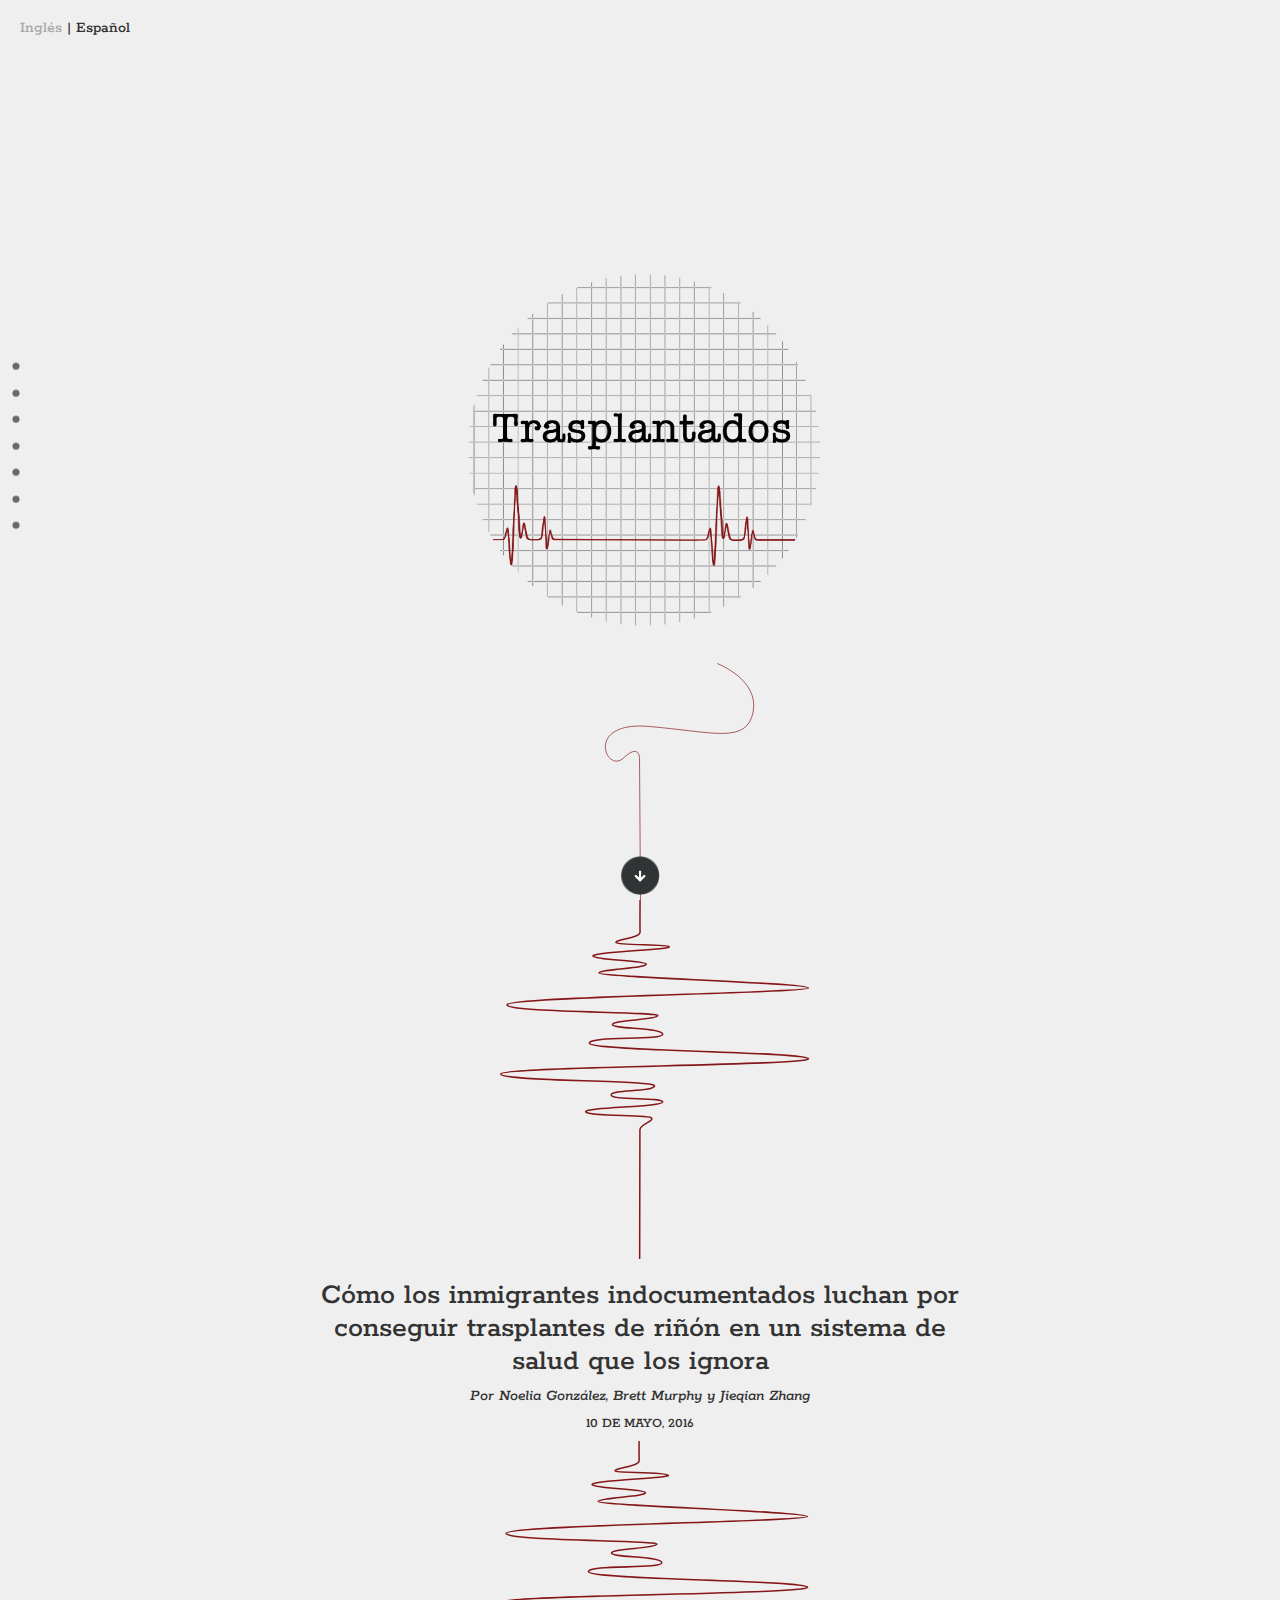
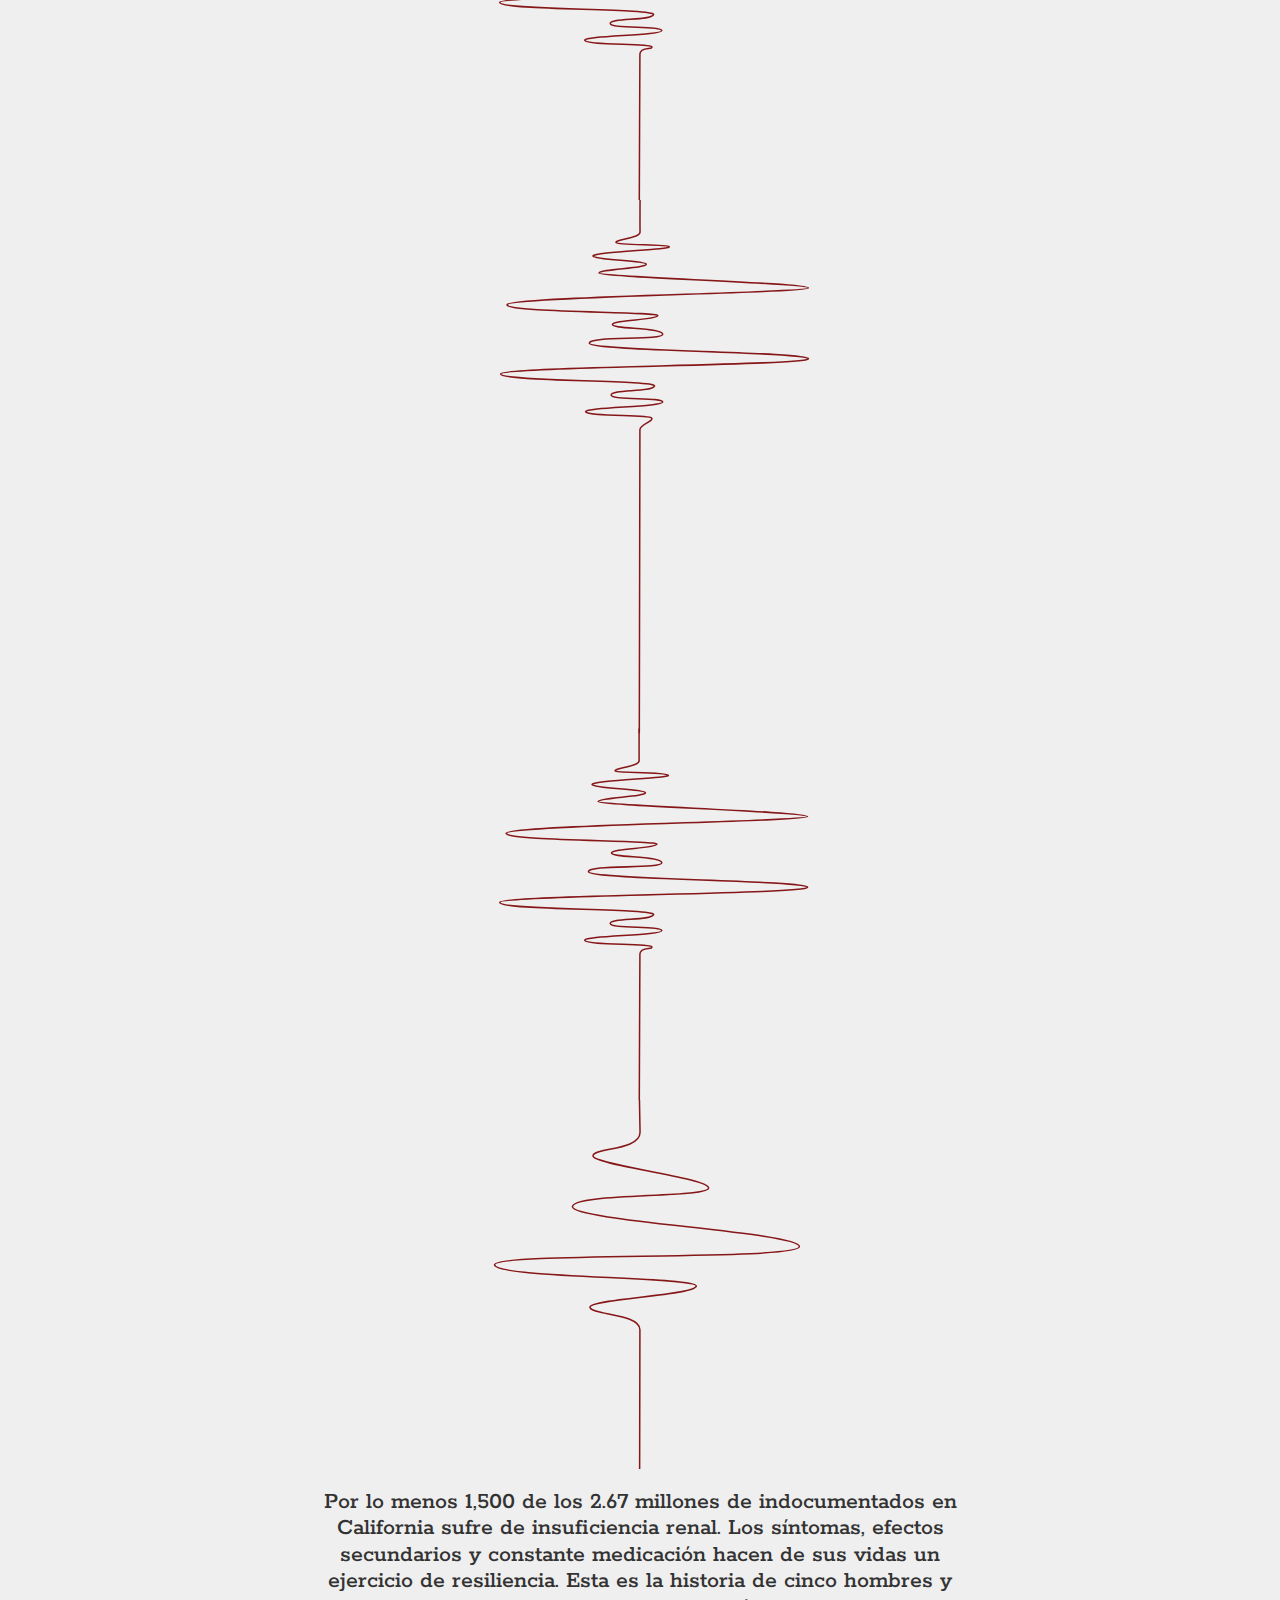
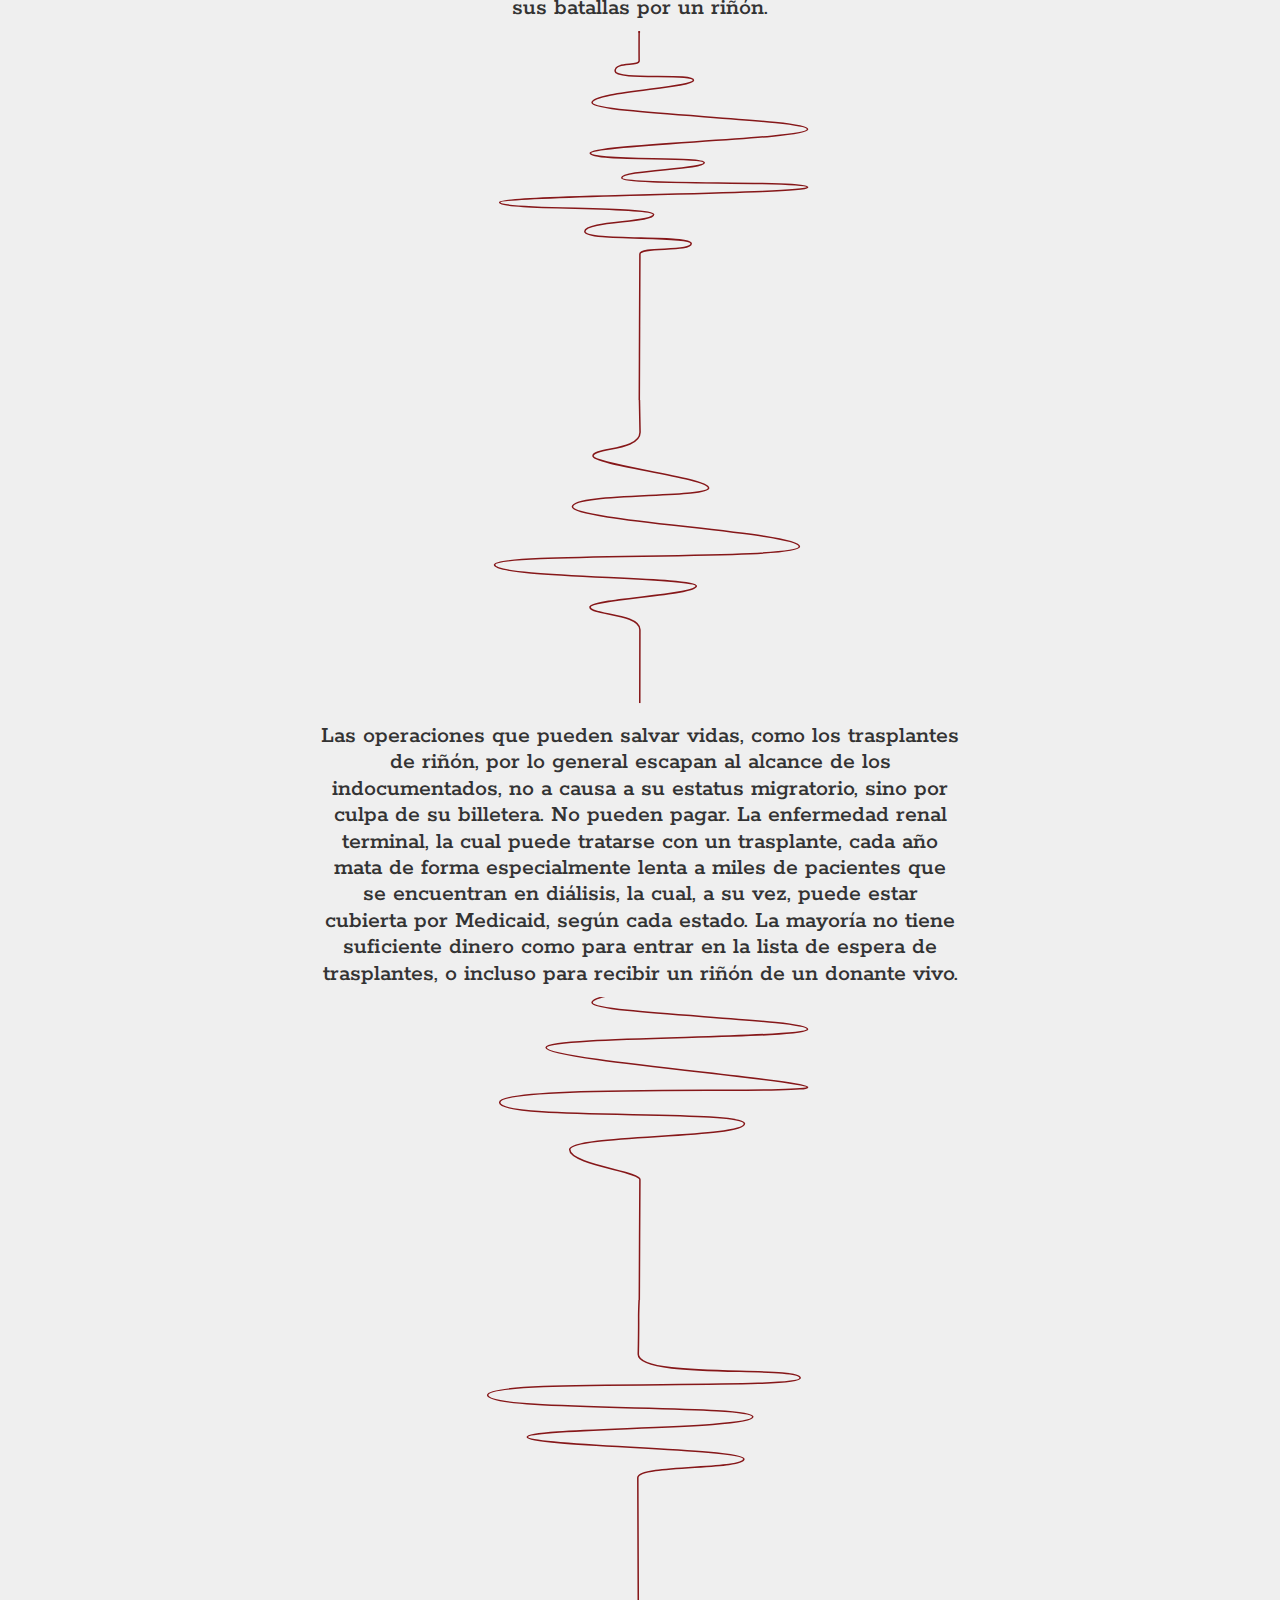
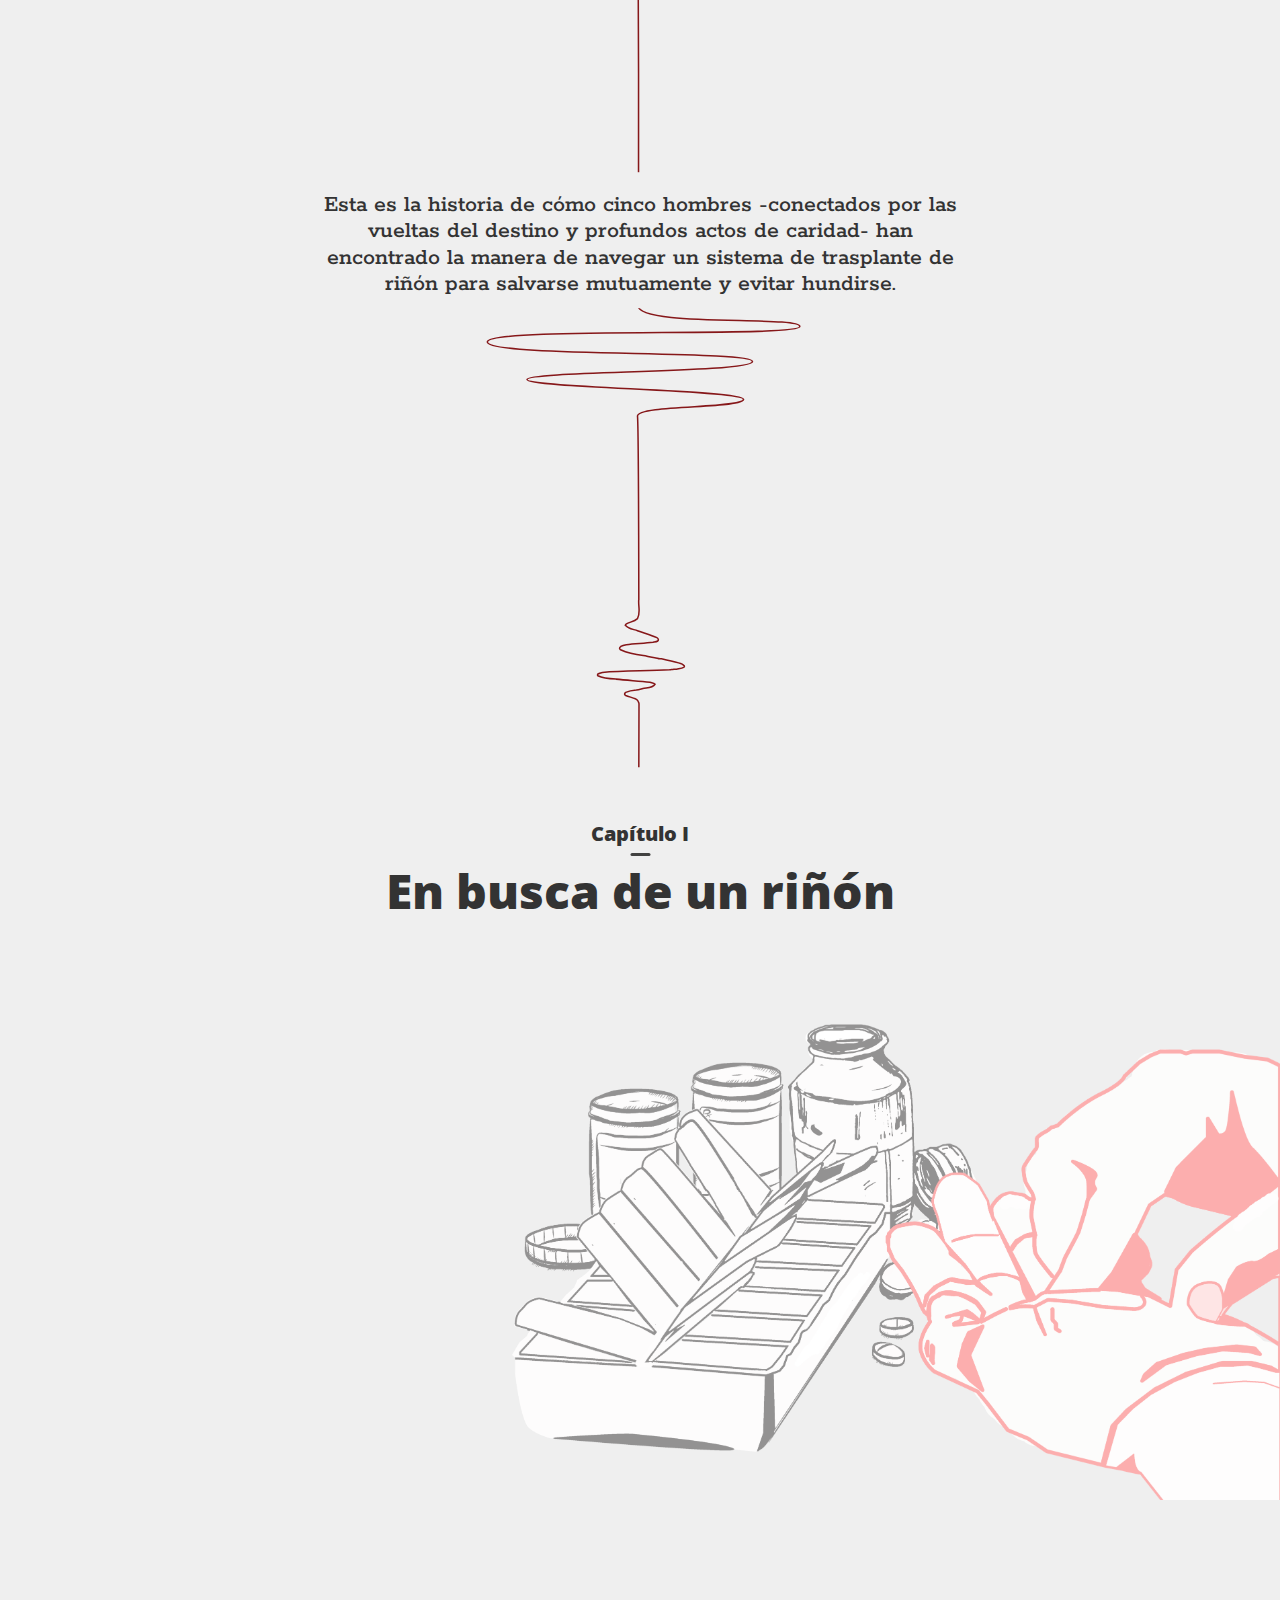
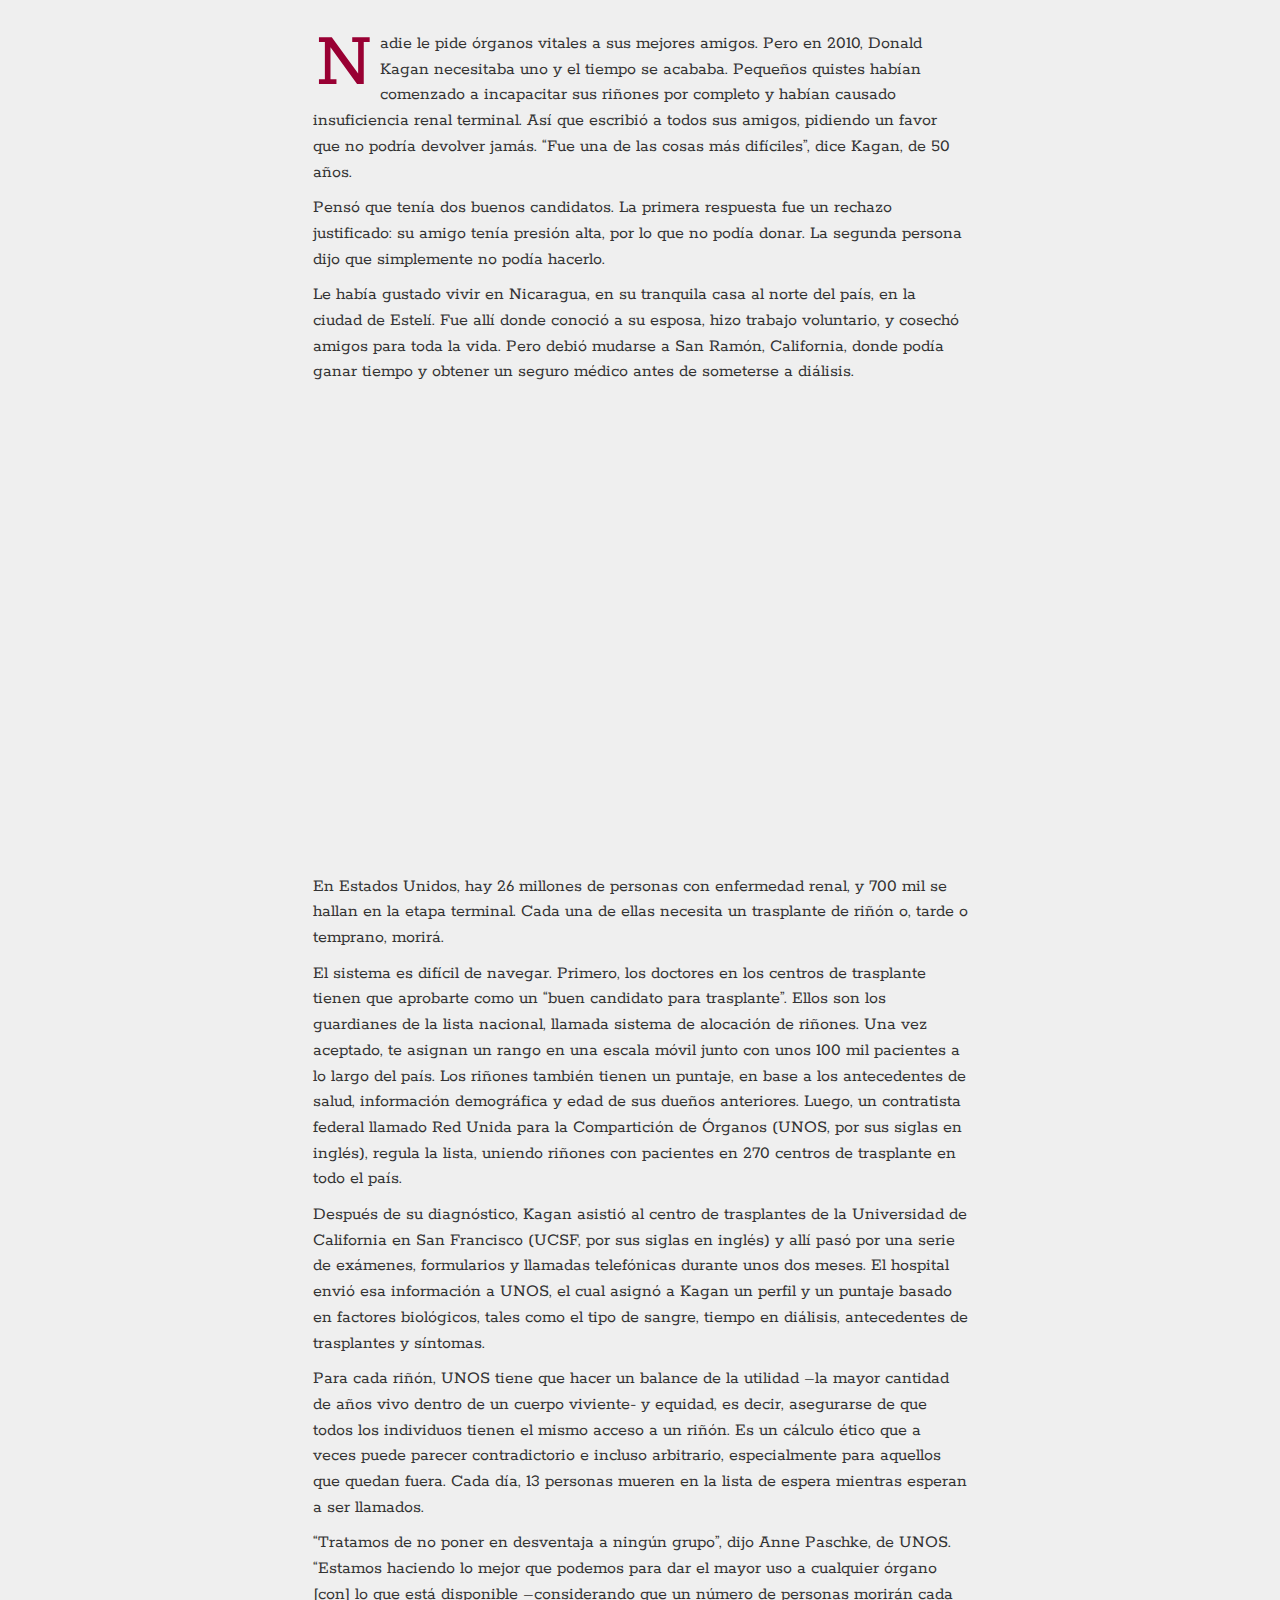
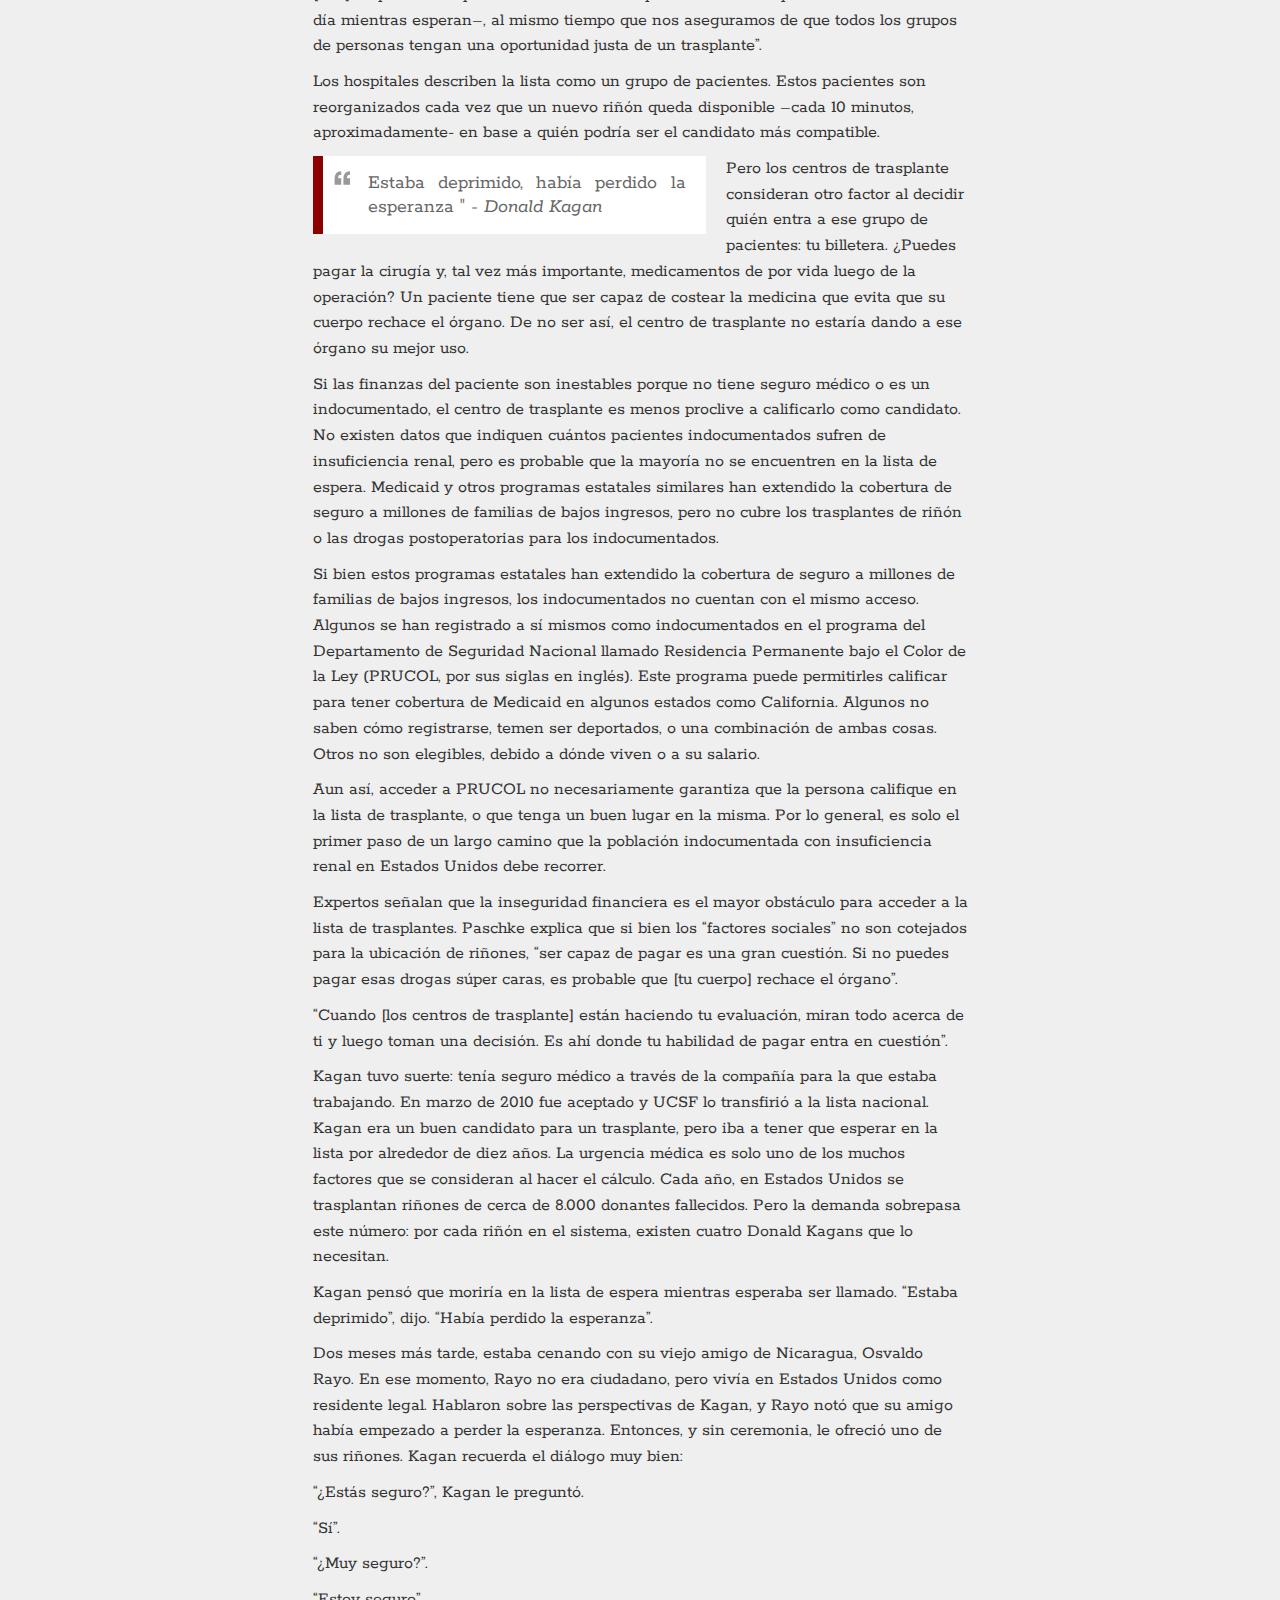
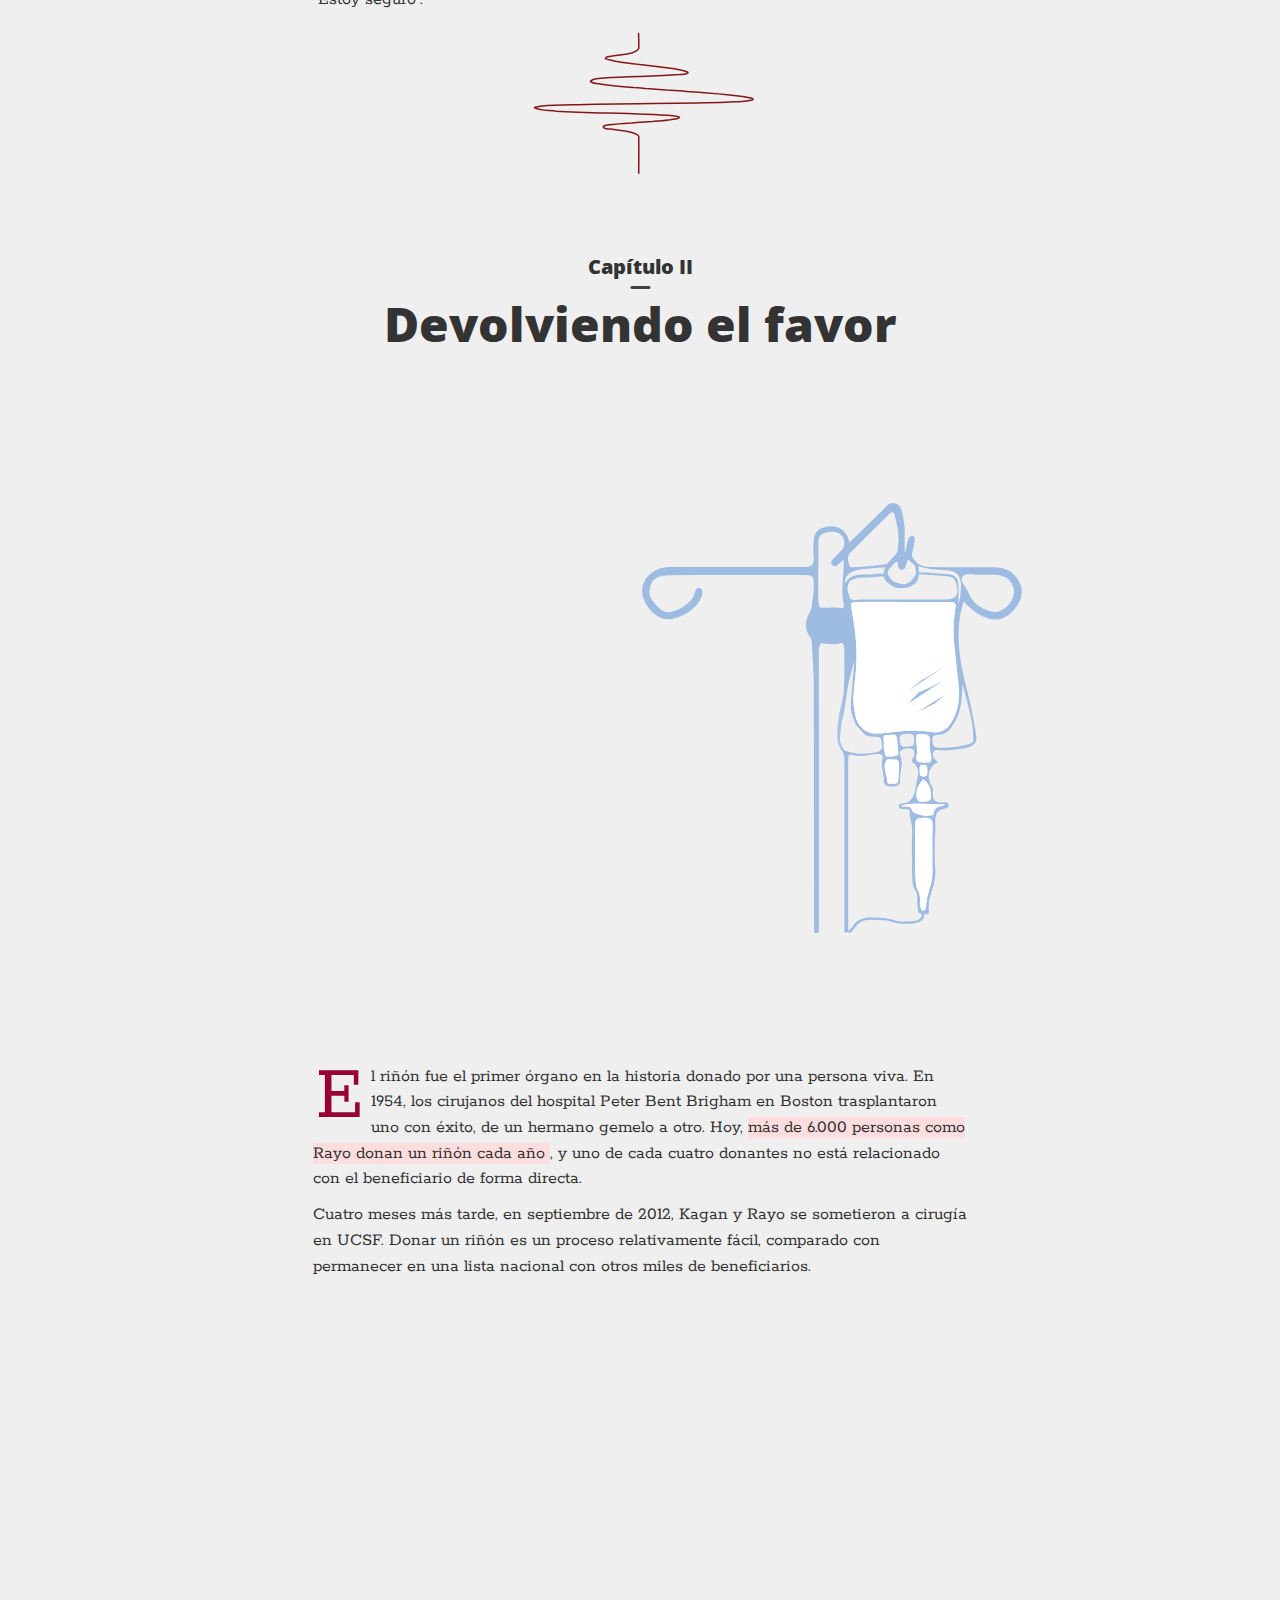
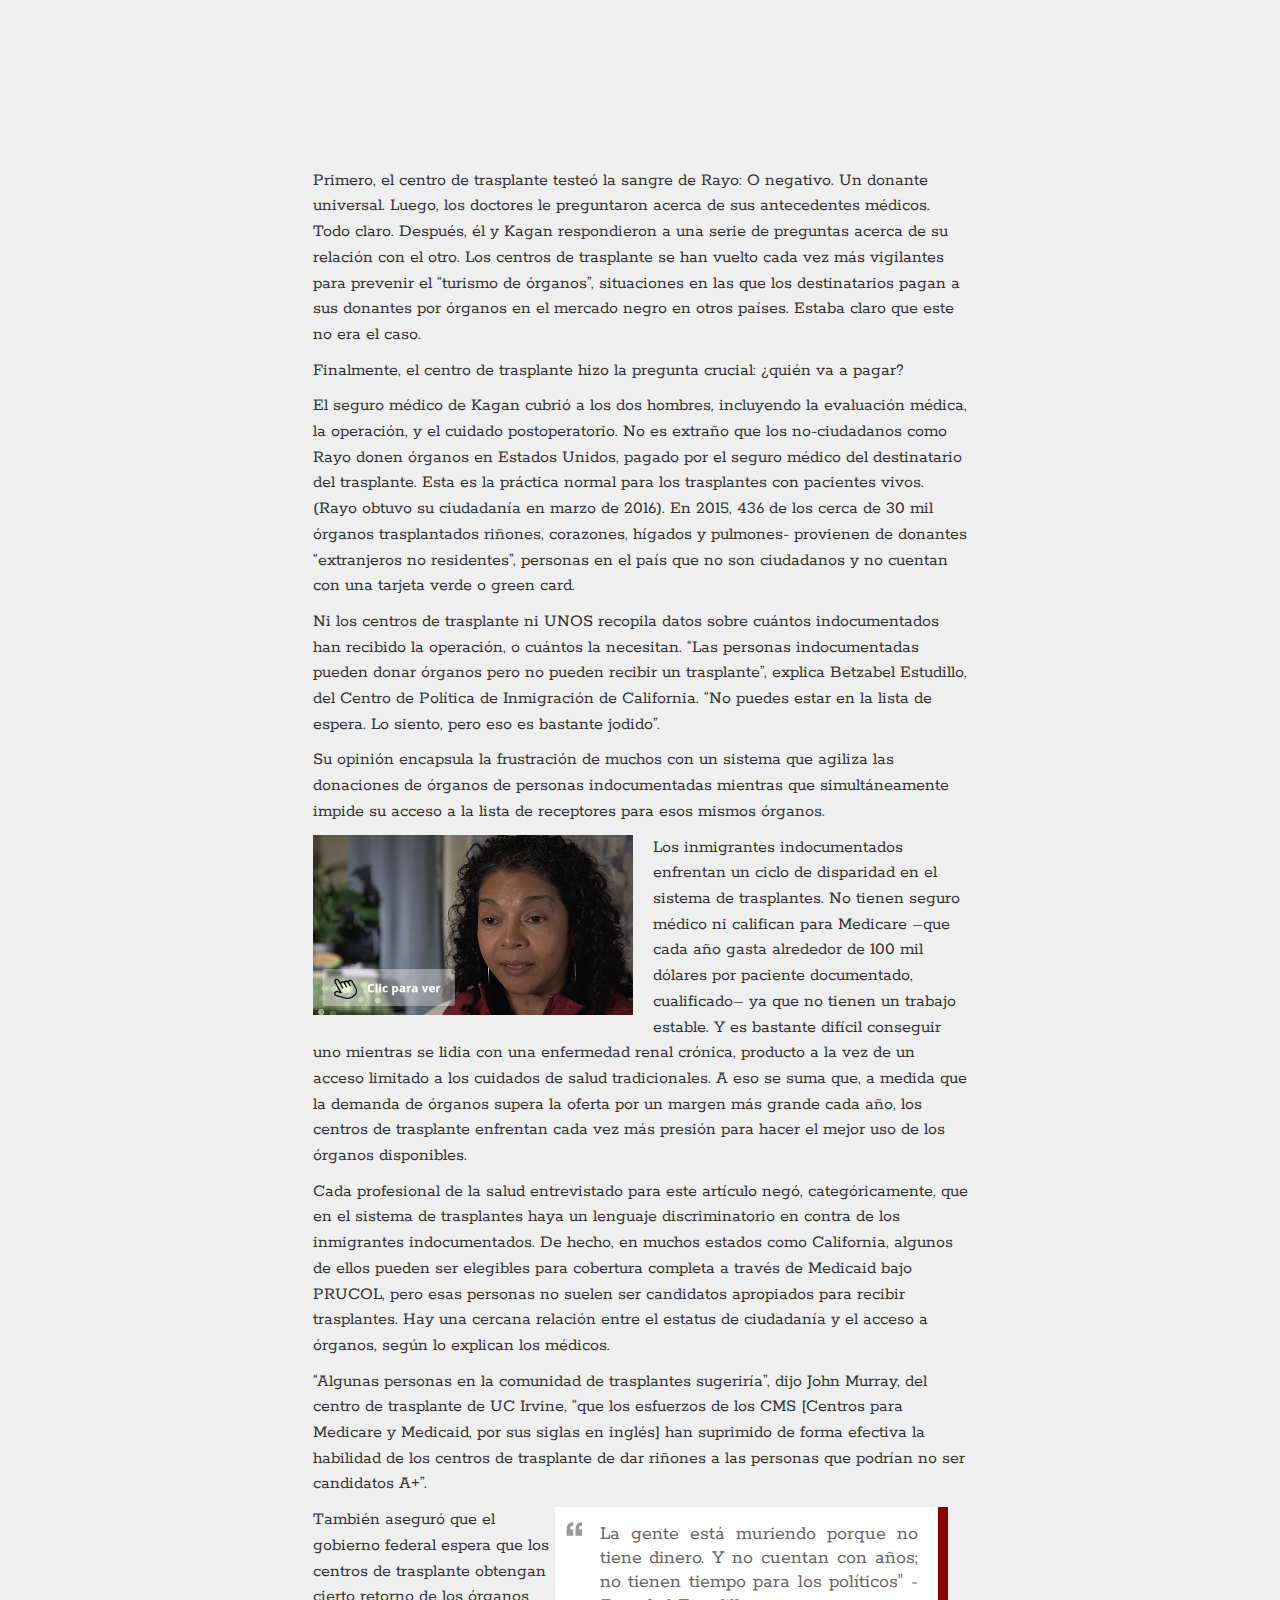
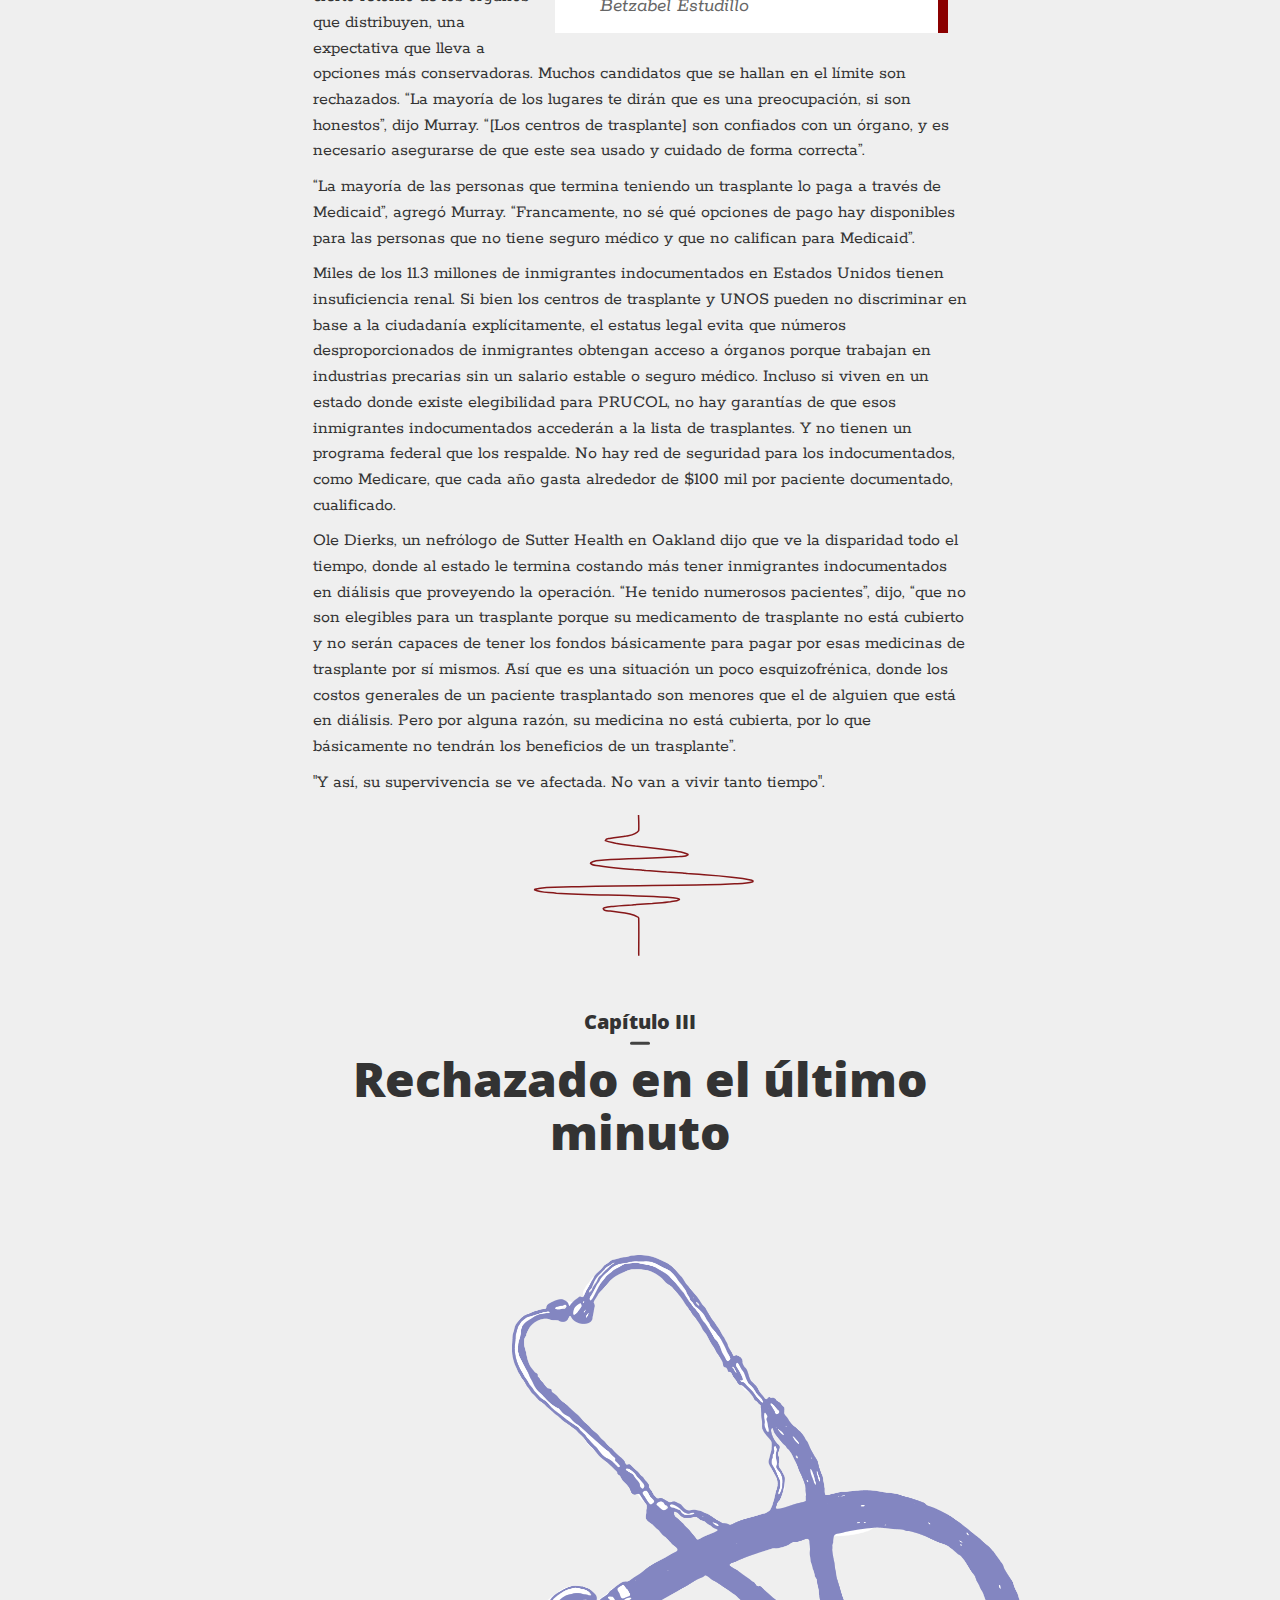
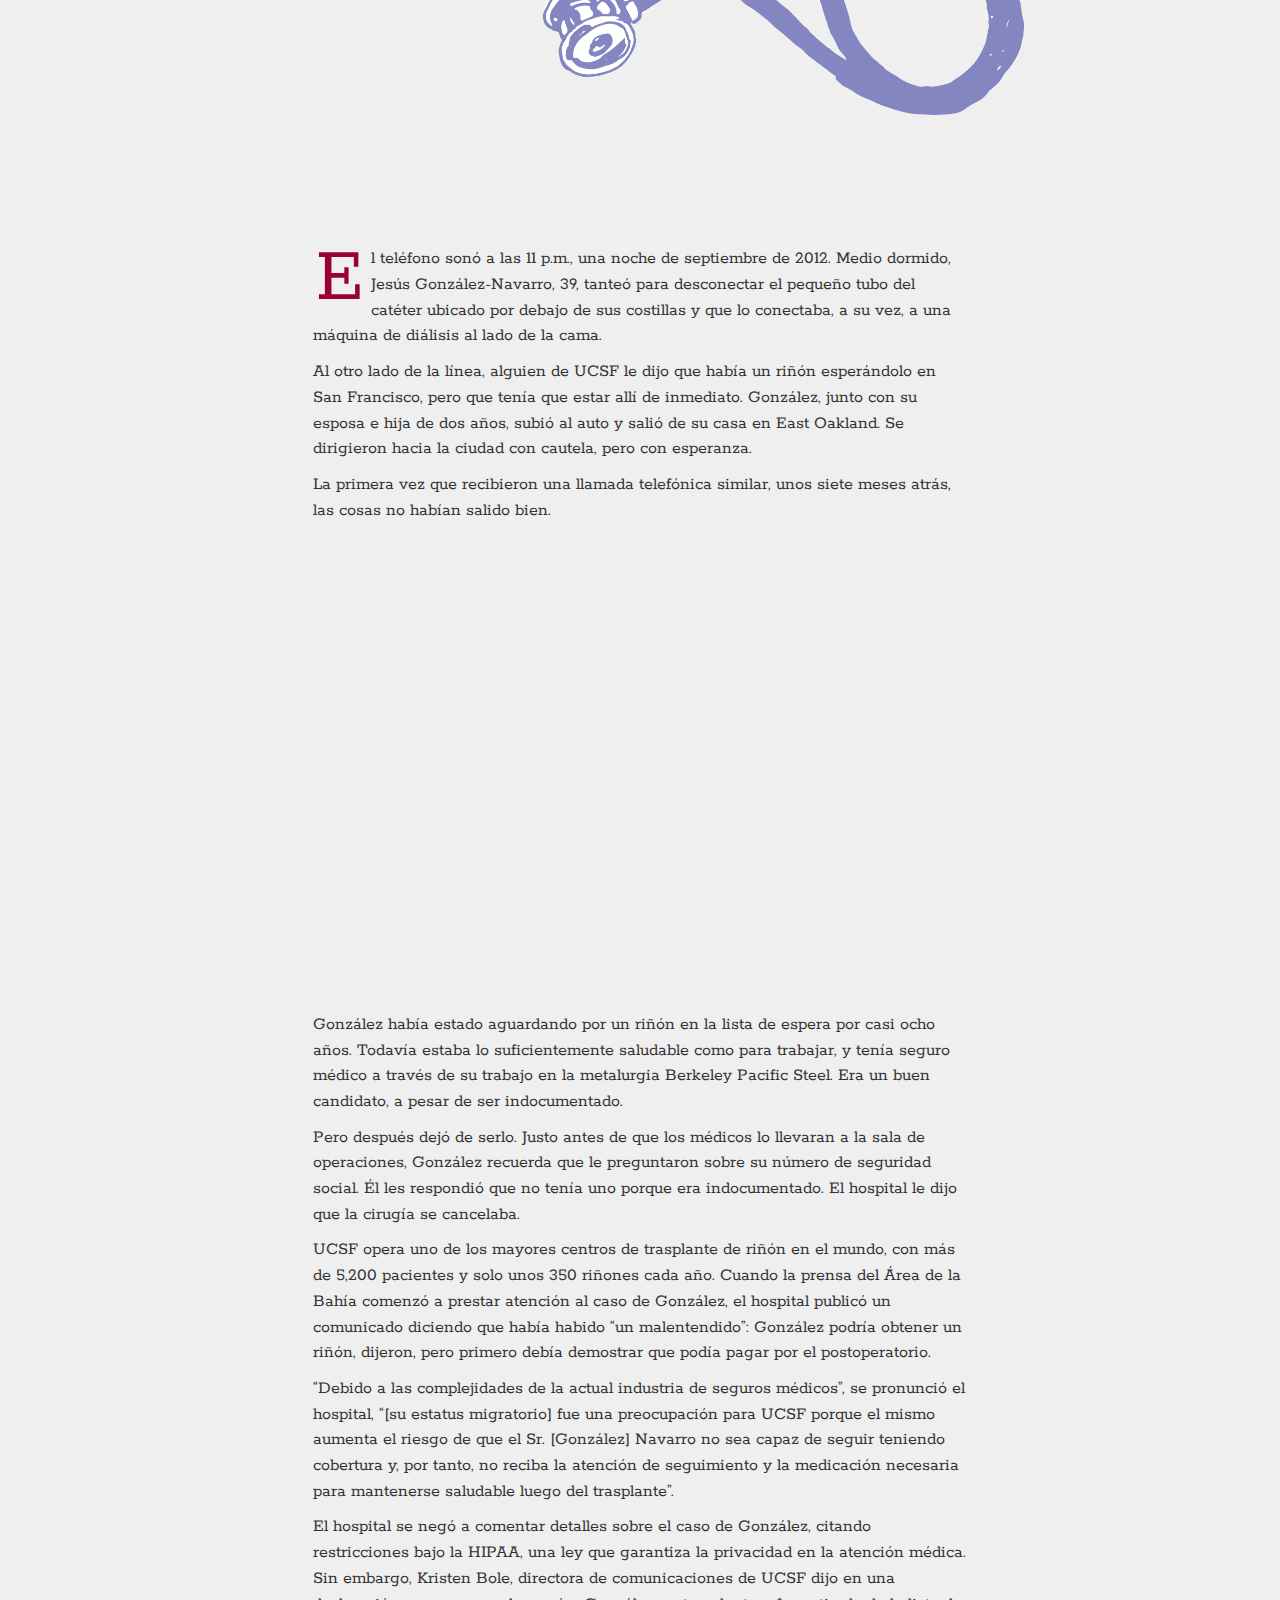
<file: index_spanish.html>
<!DOCTYPE html>
<html lang="en">

<head>
    <meta charset="utf-8">
    <meta http-equiv="X-UA-Compatible" content="IE=edge">
    <meta name="viewport" content="width=device-width, initial-scale=1">
    <title> Trasplantados </title>
    <link rel="shortcut icon" href="assets/img/icon.ico">
    <link href="css/bootstrap.min.css" rel="stylesheet">
    <link href="css/main.css" rel="stylesheet">
    <link href="css/lity.css" rel="stylesheet">
    <link href='https://fonts.googleapis.com/css?family=Rokkitt:400,700' rel='stylesheet' type='text/css'>
    <link href='https://fonts.googleapis.com/css?family=Open+Sans:400,800' rel='stylesheet' type='text/css'>
    <script src="js/modernizr.js"></script>



    <link rel="canonical" href="">
    <meta property="fb:app_id" content="" />
    <meta property="og:type" content="" />
    <meta property="og:locale" content="en_US">
    <meta property="og:url" content="" />
    <meta property="og:title" content="" />
    <meta property="og:image" content="" />
    <meta property="og:image:type" content="image/jpeg" />
    <meta property="og:image:width" content="264" />
    <meta property="og:image:height" content="400" />
    <meta property="og:description" content="" />

    <meta name="twitter:card" content="">
    <meta name="twitter:site" content="@">
    <meta name="twitter:title" content="">
    <meta name="twitter:description" content="">
    <meta name="twitter:image" content="">
    <meta name="twitter:image:width" content="" />
    <meta name="twitter:image:height" content="" />



    <!--[if lt IE 9]>
      <script src="js/html5shiv.min.js"></script>
      <script src="js/respond.min.js"></script>
    <![endif]-->
</head>

<body style="background-color: #efefef">

    <!--    <a href="" class="b_up"><img src="assets/img/b_up_1.png" width="40" height="40" ></a>-->


    <!--  <h3 class="scroll" id="scroll">  </h3>-->
    <img class="b_down" id="b_down" src="assets/img/b_down_1.png" width="40" height="40">



    <nav id="cd-vertical-nav">
        <ul>
            <li>
                <a id="menu_home" href="#landing_page" data-number="1">
                    <span class="cd-dot"></span>
                    <span class="cd-label">Inicio</span>
                </a>
            </li>
            <li>
                <a id="menu_intro" href="#intro" data-number="2">
                    <span class="cd-dot"></span>
                    <span class="cd-label">Introducción</span>
                </a>
            </li>
            <li>
                <a id="menu_section1" href="#section1_div" data-number="3">
                    <span class="cd-dot"></span>
                    <span class="cd-label">Capítulo I </span>
                </a>
            </li>
            <li>
                <a id="menu_section2" href="#section2_div" data-number="4">
                    <span class="cd-dot"></span>
                    <span class="cd-label">Capítulo II</span>
                </a>
            </li>
            <li>
                <a id="menu_section3" href="#section3_div" data-number="5">
                    <span class="cd-dot"></span>
                    <span class="cd-label">Capítulo III</span>
                </a>
            </li>
            <li>
                <a id="menu_section4" href="#section4_div" data-number="6">
                    <span class="cd-dot"></span>
                    <span class="cd-label">Capítulo IV</span>
                </a>
            </li>
            <li>
                <a id="menu_section5" href="#section5_div" data-number="7">
                    <span class="cd-dot"></span>

                    <span class="cd-label">Capítulo V</span>
                </a>
            </li>
        </ul>
    </nav>

    <!--    end of navigation bar-->
    <div id="skrollr-body">

        <!--landing page-->

        <div class="landing_page section active" id="landing_page">
            <h5 class="language"><a href="http://jieqianzhang.github.io/the_toxic_system/index.html" class="spanish">Inglés</a> | Español</h5>
            <div class="title">
                <img class="img-responsive" src="assets/img/moving_title_spanish.gif">

                <!--                <button type="button" class="btn btn-info-outline spanish">Español</button>-->
                <img class="line" class="img-responsive" src="assets/img/line.svg">
            </div>
        </div>

        <!--intro page-->
        <div class="full row section" id="intro_page">

            <img class="img-responsive" data-0="transform:translate3d(-100%,0px,0px)" data-bottom="transform:translate3d(-100%,0px,0px)" data-center="transform:translate3d(20px,0px,0px)" data-top-bottom="transform:translate3d(-100%,0px,0px)" id="pillbox1" src="assets/img/pillbox.svg">

            <div class="intro">
                <h2>Cómo los inmigrantes indocumentados luchan por conseguir trasplantes de riñón en un sistema de salud que los ignora
</h2>
                <h5 id="credit"><em>Por Noelia González, Brett Murphy y Jieqian Zhang</em> </h5>
                <h5> 10 DE MAYO, 2016 </h5>

            </div>
            <!--            <img class="line_01" class="" src="assets/img/line_01.svg">-->
            <img class="line_all" class="" src="assets/img/line_01.svg">


        </div>


        <div class="full row section">

            <div class="teaser embed-responsive embed-responsive-16by9">

                <iframe src="https://player.vimeo.com/video/183346120?title=0&byline=0&portrait=0" frameborder="0" webkitallowfullscreen mozallowfullscreen allowfullscreen></iframe>

            </div>
            <img class="line_all" class="" src="assets/img/line_01.svg">


        </div>



        <div class="full row section">


            <div class="intro" id="intro1">
                <h3 class="intro_text">Por lo menos 1,500 de los 2.67 millones de indocumentados en California sufre de insuficiencia renal. Los síntomas, efectos secundarios y constante medicación hacen de sus vidas un ejercicio de resiliencia. Esta es la historia de cinco hombres y sus batallas por un riñón.</h3>
            </div>
            <img class="img-responsive" data-0="right:-200%" data-bottom-top="-right:-200%" data-bottom="right:0px" data-top-bottom="right:-200%" id="pillbox2" src="assets/img/pillbox2.svg">
            <img class="line_all" class="" src="assets/img/line_03.svg">


        </div>


        <div class="full row section">
            <img class="img-responsive" data-0="left:-200%" data-bottom-top="left:-200%" data-bottom="left:0px" data-top-bottom="left:-200%" id="scissors" src="assets/img/scissors.svg">

            <div class="intro" id="intro2">

                <h3 class="intro_text">Las operaciones que pueden salvar vidas, como los trasplantes de riñón, por lo general escapan al alcance de los indocumentados, no a causa a su estatus migratorio, sino por culpa de su billetera. No pueden pagar. La enfermedad renal terminal, la cual puede tratarse con un trasplante, cada año mata de forma especialmente lenta a miles de pacientes que se encuentran en diálisis, la cual, a su vez, puede estar cubierta por Medicaid, según cada estado. La mayoría no tiene suficiente dinero como para entrar en la lista de espera de trasplantes, o incluso para recibir un riñón de un donante vivo. 

 </h3>
            </div>

            <img class="line_all" class="" src="assets/img/line_04.svg">


        </div>



        <div class="full row section">

            <!--            <div id="portraits" data-0="left:-100%; top:35%" data-bottom-top="left:-100%; top:35%" data-35p-top-bottom="left:50%" data-top-bottom="top:0%">-->
            <div id="portraits" data-0="left:-100%" data-bottom-top="left:-100%; top:35%" data-35p-top-bottom="left:50%">
                <div id="osvaldo">
                    <a href="#section1_div" data-number="1"><img class="img-responsive" src="assets/img/Osvaldo.png">
                    </a>
                    <p class="name">Osvaldo</p>
                </div>
                <div id="jesus">
                    <a href="#section2_div" data-number="2"><img class="img-responsive" src="assets/img/Jesus.png"></a>
                    <p class="name">Jesús</p>
                </div>
                <div id="donald">
                    <a href="#section3_div" data-number="3"><img class="img-responsive" src="assets/img/Donald.png"></a>
                    <p class="name">Donald</p>
                </div>
                <div id="hugo">
                    <a href="#section4_div" data-number="4"><img class="img-responsive" src="assets/img/Hugo.png"></a>
                    <p class="name">Hugo</p>
                </div>
                <div id="irvin">
                    <a href="#section5_div" data-number="5"><img class="img-responsive" src="assets/img/Irvin.png"></a>
                    <p class="name">Irvin</p>
                </div>
            </div>
            <div class="intro" id="intro3">
                <h3 class="intro_text">Esta es la historia de cómo cinco hombres -conectados por las vueltas del destino y profundos actos de caridad- han encontrado la manera de navegar un sistema de trasplante de riñón para salvarse mutuamente y evitar hundirse.

 </h3>
            </div>

            <img class="line_all" class="" src="assets/img/line_05.svg">
        </div>



        <!--start of section 1-->

        <div class="full row section" id="section1_div">
            <img class="line_chapter_top" src="assets/img/line_06.svg">
            <div class=" section1_illustration">
                <img class="img-responsive donald " src="assets/img/donald_illustration.png">
            </div>
            <div class="chapter_title">
                <h4>Capítulo I </h4>
                <div class="black_line"></div>
                <h1>En busca de un riñón</h1>
            </div>
        </div>




        <div class="row section">

            <div class="section1" id="section1">
                <p><span class="firstcharacter">N</span>adie le pide órganos vitales a sus mejores amigos. Pero en 2010, Donald Kagan necesitaba uno y el tiempo se acababa. Pequeños quistes habían comenzado a incapacitar sus riñones por completo y habían causado insuficiencia renal terminal. Así que escribió a todos sus amigos, pidiendo un favor que no podría devolver jamás. “Fue una de las cosas más difíciles”, dice Kagan, de 50 años.
                </p>

                <p>Pensó que tenía dos buenos candidatos. La primera respuesta fue un rechazo justificado: su amigo tenía presión alta, por lo que no podía donar. La segunda persona dijo que simplemente no podía hacerlo.
                </p>

                <p>Le había gustado vivir en Nicaragua, en su tranquila casa al norte del país, en la ciudad de Estelí. Fue allí donde conoció a su esposa, hizo trabajo voluntario, y cosechó amigos para toda la vida. Pero debió mudarse a San Ramón, California, donde podía ganar tiempo y obtener un seguro médico antes de someterse a diálisis. 
                </p>

                <div class="video_wrapper_big embed-responsive embed-responsive-16by9">
                    <iframe class="donald_video embed-responsive-item " src="https://player.vimeo.com/video/183346084?title=0&byline=0&portrait=0" frameborder="0" webkitallowfullscreen mozallowfullscreen allowfullscreen></iframe>
                </div>

                <p>En Estados Unidos, hay 26 millones de personas con enfermedad renal, y 700 mil se hallan en la etapa terminal. Cada una de ellas necesita un trasplante de riñón o, tarde o temprano, morirá.</p>


                <p>El sistema es difícil de navegar. Primero, los doctores en los centros de trasplante tienen que aprobarte como un “buen candidato para trasplante”. Ellos son los guardianes de la lista nacional, llamada sistema de alocación de riñones. Una vez aceptado, te asignan un rango en una escala móvil junto con unos 100 mil pacientes a lo largo del país. Los riñones también tienen un puntaje, en base a los antecedentes de salud, información demográfica y edad de sus dueños anteriores. Luego, un contratista federal llamado Red Unida para la Compartición de Órganos (UNOS, por sus siglas en inglés), regula la lista, uniendo riñones con pacientes en 270 centros de trasplante en todo el país.

                </p>

                <p>Después de su diagnóstico, Kagan asistió al centro de trasplantes de la Universidad de California en San Francisco (UCSF, por sus siglas en inglés) y allí pasó por una serie de exámenes, formularios y llamadas telefónicas durante unos dos meses. El hospital envió esa información a UNOS, el cual asignó a Kagan un perfil y un puntaje basado en factores biológicos, tales como el tipo de sangre, tiempo en diálisis, antecedentes de trasplantes y síntomas.

                </p>

                <p>Para cada riñón, UNOS tiene que hacer un balance de la utilidad –la mayor cantidad de años vivo dentro de un cuerpo viviente- y equidad, es decir, asegurarse de que todos los individuos tienen el mismo acceso a un riñón. Es un cálculo ético que a veces puede parecer contradictorio e incluso arbitrario, especialmente para aquellos que quedan fuera. Cada día, 13 personas mueren en la lista de espera mientras esperan a ser llamados.

                </p>

                <p>“Tratamos de no poner en desventaja a ningún grupo”, dijo Anne Paschke, de UNOS. “Estamos haciendo lo mejor que podemos para dar el mayor uso a cualquier órgano [con] lo que está disponible –considerando que un número de personas morirán cada día mientras esperan–, al mismo tiempo que nos aseguramos de que todos los grupos de personas tengan una oportunidad justa de un trasplante”. 
                </p>

                <p>Los hospitales describen la lista como un grupo de pacientes. Estos pacientes son reorganizados cada vez que un nuevo riñón queda disponible –cada 10 minutos, aproximadamente- en base a quién podría ser el candidato más compatible.

                </p>

                <blockquote>
                    Estaba deprimido, había perdido la esperanza " <em> - Donald Kagan </em>
                </blockquote>


                <p>Pero los centros de trasplante consideran otro factor al decidir quién entra a ese grupo de pacientes: tu billetera. ¿Puedes pagar la cirugía y, tal vez más importante, medicamentos de por vida luego de la operación? Un paciente tiene que ser capaz de costear la medicina que evita que su cuerpo rechace el órgano. De no ser así, el centro de trasplante no estaría dando a ese órgano su mejor uso.

                </p>

                <p>Si las finanzas del paciente son inestables porque no tiene seguro médico o es un indocumentado, el centro de trasplante es menos proclive a calificarlo como candidato. No existen datos que indiquen cuántos pacientes indocumentados sufren de insuficiencia renal, pero es probable que la mayoría no se encuentren en la lista de espera. Medicaid y otros programas estatales similares han extendido la cobertura de seguro a millones de familias de bajos ingresos, pero no cubre los trasplantes de riñón o las drogas postoperatorias para los indocumentados.
                </p>
                <p>Si bien estos programas estatales han extendido la cobertura de seguro a millones de familias de bajos ingresos, los indocumentados no cuentan con el mismo acceso. Algunos se han registrado a sí mismos como indocumentados en el programa del Departamento de Seguridad Nacional llamado Residencia Permanente bajo el Color de la Ley (PRUCOL, por sus siglas en inglés). Este programa puede permitirles calificar para tener cobertura de Medicaid en algunos estados como California. Algunos no saben cómo registrarse, temen ser deportados, o una combinación de ambas cosas. Otros no son elegibles, debido a dónde viven o a su salario.</p>

                <p>Aun así, acceder a PRUCOL no necesariamente garantiza que la persona califique en la lista de trasplante, o que tenga un buen lugar en la misma. Por lo general, es solo el primer paso de un largo camino que la población indocumentada con insuficiencia renal en Estados Unidos debe recorrer.</p>
    

                <p>Expertos señalan que la inseguridad financiera es el mayor obstáculo para acceder a la lista de trasplantes. Paschke explica que si bien los “factores sociales” no son cotejados para la ubicación de riñones, “ser capaz de pagar es una gran cuestión. Si no puedes pagar esas drogas súper caras, es probable que [tu cuerpo] rechace el órgano”. 
                </p>

                <p>“Cuando [los centros de trasplante] están haciendo tu evaluación, miran todo acerca de ti y luego toman una decisión. Es ahí donde tu habilidad de pagar entra en cuestión”.
                </p>
                <p>Kagan tuvo suerte: tenía seguro médico a través de la compañía para la que estaba trabajando. En marzo de 2010 fue aceptado y UCSF lo transfirió a la lista nacional. Kagan era un buen candidato para un trasplante, pero iba a tener que esperar en la lista por alrededor de diez años. La urgencia médica es solo uno de los muchos factores que se consideran al hacer el cálculo. Cada año, en Estados Unidos se trasplantan riñones de cerca de 8.000 donantes fallecidos. Pero la demanda sobrepasa este número: por cada riñón en el sistema, existen cuatro Donald Kagans que lo necesitan.

                </p>

                <p>Kagan pensó que moriría en la lista de espera mientras esperaba ser llamado. “Estaba deprimido”, dijo. “Había perdido la esperanza”.
                </p>


                <p>Dos meses más tarde, estaba cenando con su viejo amigo de Nicaragua, Osvaldo Rayo. En ese momento, Rayo no era ciudadano, pero vivía en Estados Unidos como residente legal. Hablaron sobre las perspectivas de Kagan, y Rayo notó que su amigo había empezado a perder la esperanza. Entonces, y sin ceremonia, le ofreció uno de sus riñones. Kagan recuerda el diálogo muy bien:

                </p>

                <p>“¿Estás seguro?”, Kagan le preguntó.

                </p>

                <p>“Sí”.
                </p>

                <p>“¿Muy seguro?”.
                </p>

                <p>“Estoy seguro”.
                </p>


            </div>


        </div>


        <!--        start of section 2-->

        <div class="full row section" id="section2_div">
            <img class="line_chapter_top" src="assets/img/line_07.svg">
            <div class="section2_illustration">
                <img class="img-responsive " src="assets/img/serum.svg">
            </div>
            <div class="chapter_title">
                <h4>Capítulo II</h4>
                <div class="black_line"></div>
                <h1>Devolviendo el favor</h1>
            </div>
        </div>



        <div class="row section">

            <div class="section2" id="">
                <p><span class="firstcharacter">E</span>l riñón fue el primer órgano en la historia donado por una persona viva. En 1954, los cirujanos del hospital Peter Bent Brigham en Boston trasplantaron uno con éxito, de un hermano gemelo a otro. Hoy, <span class="highlight">más de 6.000 personas como Rayo donan un riñón cada año </span>, y uno de cada cuatro donantes no está relacionado con el beneficiario de forma directa.
                </p>

                <p>Cuatro meses más tarde, en septiembre de 2012, Kagan y Rayo se sometieron a cirugía en UCSF. Donar un riñón es un proceso relativamente fácil, comparado con permanecer en una lista nacional con otros miles de beneficiarios.</p>


                <div class="video_wrapper_big embed-responsive embed-responsive-16by9">
                    <iframe class="osvaldo_video embed-responsive-item" src="https://player.vimeo.com/video/183346097?title=0&byline=0&portrait=0" frameborder="0" webkitallowfullscreen mozallowfullscreen allowfullscreen></iframe>
                </div>

                <p>Primero, el centro de trasplante testeó la sangre de Rayo: O negativo. Un donante universal. Luego, los doctores le preguntaron acerca de sus antecedentes médicos. Todo claro. Después, él y Kagan respondieron a una serie de preguntas acerca de su relación con el otro. Los centros de trasplante se han vuelto cada vez más vigilantes para prevenir el “turismo de órganos”, situaciones en las que los destinatarios pagan a sus donantes por órganos en el mercado negro en otros países. Estaba claro que este no era el caso.
                </p>

                <p>Finalmente, el centro de trasplante hizo la pregunta crucial: ¿quién va a pagar?
                </p>

                <p>El seguro médico de Kagan cubrió a los dos hombres, incluyendo la evaluación médica, la operación, y el cuidado postoperatorio. No es extraño que los no-ciudadanos como Rayo donen órganos en Estados Unidos, pagado por el seguro médico del destinatario del trasplante. Esta es la práctica normal para los trasplantes con pacientes vivos. (Rayo obtuvo su ciudadanía en marzo de 2016). En 2015, 436 de los cerca de 30 mil órganos trasplantados riñones, corazones, hígados y pulmones- provienen de donantes “extranjeros no residentes”, personas en el país que no son ciudadanos y no cuentan con una tarjeta verde o green card.
                </p>

                <p>Ni los centros de trasplante ni UNOS recopila datos sobre cuántos indocumentados han recibido la operación, o cuántos la necesitan. “Las personas indocumentadas pueden donar órganos pero no pueden recibir un trasplante”, explica Betzabel Estudillo, del Centro de Política de Inmigración de California. “No puedes estar en la lista de espera. Lo siento, pero eso es bastante jodido”.</p>

                <p>Su opinión encapsula la frustración de muchos con un sistema que agiliza las donaciones de órganos de personas indocumentadas mientras que simultáneamente impide su acceso a la lista de receptores para esos mismos órganos.</p>


                <div class="video_wrapper_small">
                    <a href="//vimeo.com/183346118" data-lity><img src="assets/img/osvaldo_es_1.png" class="osvaldo_video_small img-responsive"> </a>
                </div>

                <p>Los inmigrantes indocumentados enfrentan un ciclo de disparidad en el sistema de trasplantes. No tienen seguro médico ni califican para Medicare –que cada año gasta alrededor de 100 mil dólares por paciente documentado, cualificado– ya que no tienen un trabajo estable. Y es bastante difícil conseguir uno mientras se lidia con una enfermedad renal crónica, producto a la vez de un acceso limitado a los cuidados de salud tradicionales. A eso se suma que, a medida que la demanda de órganos supera la oferta por un margen más grande cada año, los centros de trasplante enfrentan cada vez más presión para hacer el mejor uso de los órganos disponibles.</p>

                <p>Cada profesional de la salud entrevistado para este artículo negó, categóricamente, que en el sistema de trasplantes haya un lenguaje discriminatorio en contra de los inmigrantes indocumentados. De hecho, en muchos estados como California, algunos de ellos pueden ser elegibles para cobertura completa a través de Medicaid bajo PRUCOL, pero esas personas no suelen ser candidatos apropiados para recibir trasplantes. Hay una cercana relación entre el estatus de ciudadanía y el acceso a órganos, según lo explican los médicos.
                </p>

                <p>“Algunas personas en la comunidad de trasplantes sugeriría”, dijo John Murray, del centro de trasplante de UC Irvine, “que los esfuerzos de los CMS [Centros para Medicare y Medicaid, por sus siglas en inglés] han suprimido de forma efectiva la habilidad de los centros de trasplante de dar riñones a las personas que podrían no ser candidatos A+”.
                </p>

                <blockquote id="quote_2">
                    La gente está muriendo porque no tiene dinero. Y no cuentan con años; no tienen tiempo para los políticos" <em> - Betzabel Estudillo </em>
                </blockquote>

                <p>También aseguró que el gobierno federal espera que los centros de trasplante obtengan cierto retorno de los órganos que distribuyen, una expectativa que lleva a opciones más conservadoras. Muchos candidatos que se hallan en el límite son rechazados. “La mayoría de los lugares te dirán que es una preocupación, si son honestos”, dijo Murray. “[Los centros de trasplante] son confiados con un órgano, y es necesario asegurarse de que este sea usado y cuidado de forma correcta”. 
                </p>

                <p>“La mayoría de las personas que termina teniendo un trasplante lo paga a través de Medicaid”, agregó Murray. “Francamente, no sé qué opciones de pago hay disponibles para las personas que no tiene seguro médico y que no califican para Medicaid”.
                </p>

                <p>Miles de los 11.3 millones de inmigrantes indocumentados en Estados Unidos tienen insuficiencia renal. Si bien los centros de trasplante y UNOS pueden no discriminar en base a la ciudadanía explícitamente, el estatus legal evita que números desproporcionados de inmigrantes obtengan acceso a órganos porque trabajan en industrias precarias sin un salario estable o seguro médico. Incluso si viven en un estado donde existe elegibilidad para PRUCOL, no hay garantías de que esos inmigrantes indocumentados accederán a la lista de trasplantes. Y no tienen un programa federal que los respalde. No hay red de seguridad para los indocumentados, como Medicare, que cada año gasta alrededor de $100 mil por paciente documentado, cualificado.
                </p>

                <p>Ole Dierks, un nefrólogo de Sutter Health en Oakland dijo que ve la disparidad todo el tiempo, donde al estado le termina costando más tener inmigrantes indocumentados en diálisis que proveyendo la operación. “He tenido numerosos pacientes”, dijo, “que no son elegibles para un trasplante porque su medicamento de trasplante no está cubierto y no serán capaces de tener los fondos básicamente para pagar por esas medicinas de trasplante por sí mismos. Así que es una situación un poco esquizofrénica, donde los costos generales de un paciente trasplantado son menores que el de alguien que está en diálisis. Pero por alguna razón, su medicina no está cubierta, por lo que básicamente no tendrán los beneficios de un trasplante”.

                </p>

                <p>"Y así, su supervivencia se ve afectada. No van a vivir tanto tiempo".
                </p>



            </div>

        </div>


        <!--   start of section 3     -->


        <div class="full row section" id="section3_div">
            <img class="line_chapter_top" src="assets/img/line_07.svg">
            <div class="section3_illustration">
                <img class="img-responsive " src="assets/img/scope.png">
            </div>
            <div class="chapter_title">
                <h4>Capítulo III</h4>
                <div class="black_line"></div>
                <h1>Rechazado en el último minuto</h1>
            </div>
        </div>



        <div class="row section">

            <div class="section3" id="">
                <p><span class="firstcharacter">E</span>l teléfono sonó a las 11 p.m., una noche de septiembre de 2012. Medio dormido, Jesús González-Navarro, 39, tanteó para desconectar el pequeño tubo del catéter ubicado por debajo de sus costillas y que lo conectaba, a su vez, a una máquina de diálisis al lado de la cama.

                </p>

                <p>Al otro lado de la línea, alguien de UCSF le dijo que había un riñón esperándolo en San Francisco, pero que tenía que estar allí de inmediato. González, junto con su esposa e hija de dos años, subió al auto y salió de su casa en East Oakland. Se dirigieron hacia la ciudad con cautela, pero con esperanza.
                </p>

                <p>La primera vez que recibieron una llamada telefónica similar, unos siete meses atrás, las cosas no habían salido bien.</p>


                <div class="video_wrapper_big embed-responsive embed-responsive-16by9">
                    <iframe class="jesus_video embed-responsive-item" src="https://player.vimeo.com/video/183346107?title=0&byline=0&portrait=0" frameborder="0" webkitallowfullscreen mozallowfullscreen allowfullscreen></iframe>
                </div>

                <p>González había estado aguardando por un riñón en la lista de espera por casi ocho años. Todavía estaba lo suficientemente saludable como para trabajar, y tenía seguro médico a través de su trabajo en la metalurgia Berkeley Pacific Steel. Era un buen candidato, a pesar de ser indocumentado.
                </p>

                <p>Pero después dejó de serlo. Justo antes de que los médicos lo llevaran a la sala de operaciones, González recuerda que le preguntaron sobre su número de seguridad social. Él les respondió que no tenía uno porque era indocumentado. El hospital le dijo que la cirugía se cancelaba.</p>

                <p>UCSF opera uno de los mayores centros de trasplante de riñón en el mundo, con más de 5,200 pacientes y solo unos 350 riñones cada año. Cuando la prensa del Área de la Bahía comenzó a prestar atención al caso de González, el hospital publicó un comunicado diciendo que había habido “un malentendido”: González podría obtener un riñón, dijeron, pero primero debía demostrar que podía pagar por el postoperatorio.
                </p>

                <p>“Debido a las complejidades de la actual industria de seguros médicos”, se pronunció el hospital, “[su estatus migratorio] fue una preocupación para UCSF porque el mismo aumenta el riesgo de que el Sr. [González] Navarro no sea capaz de seguir teniendo cobertura y, por tanto, no reciba la atención de seguimiento y la medicación necesaria para mantenerse saludable luego del trasplante”.</p>

                <p>El hospital se negó a comentar detalles sobre el caso de González, citando restricciones bajo la HIPAA, una ley que garantiza la privacidad en la atención médica. Sin embargo, Kristen Bole, directora de comunicaciones de UCSF dijo en una declaración que nunca se le negó a González un trasplante o fue retirado de la lista de destinatarios. "UCSF no discrimina y no discriminará sobre la base del estatus migratorio".</p>

                <p>La vocera señaló que es un procedimiento rutinario  revisar a los pacientes hasta el último minuto para "asegurar que todavía sean buenos candidatos". La operación de González fue pospuesta hasta que encontrara un seguro de salud más estable que cubriera los gastos médicos posteriores a la operación. El hospital lo refirió a las organizaciones de trabajo social que podrían ayudarlo a encontrar financiamiento.
</p>

                <div class="video_wrapper_small">
                    <a href="//vimeo.com/164350657" data-lity><img src="assets/img/jesus_es_1.png" class="jesus_video_1 img-responsive"> </a>

                </div>

                <p>Según UNOS, sin embargo, <span class="highlight">no se supone que los centros de trasplante modifiquen el lugar en la lista de un candidato </span> después de que este haya sido aceptado, independientemente de la estabilidad financiera.
                </p>

                <p>Pero eso es justamente lo que González dice que sucedió.
                </p>

                <p>“Como resultado, el estatus del Sr. [González] Navarro en la lista de espera fue cambiado a ‘inactivo’”, dijo UCSF, “lo que significa que él mantendría su lugar en la lista de espera, pero no recibiría un trasplante aunque alcanzara el primer lugar, a menos que haya una cobertura razonable a disposición”.
                </p>

                <p>González entendió que había sido quitado de la lista. Pero el hospital argumentó que fue una precaución debido a su incierta situación financiera, lo cual es curioso ya que, en ese momento, lo que confundió a González en ese momento, ya que tenía cobertura médica completa a través de su trabajo. El hospital se negó a emitir comentarios al respecto.
                </p>

                <p>En respuesta a esta contradicción, Bole dijo en un correo de González que su “situación era una preocupación", porque no había garantía de que seguiría teniendo seguro y así poder pagar el tratamiento durante su cuidado post-operatorio.</p>

                <p>“Esta situación subraya los muchos obstáculos que enfrentan todos los candidatos a trasplantes”, dijo el hospital. “Estos obstáculos pueden ser más difíciles de superar para los individuos indocumentados”.

                </p>

                <p>Carmen Peralta, una nefróloga de UCSF que no estuvo involucrada en el caso de González, dijo que esos obstáculos a menudo comienzan en la etapa de atención primaria. Los primeros indicadores de la enfermedad renal, como la presión arterial alta, pasan inadvertidos debido a que los indocumentados no tienen acceso a un seguro que cubra los chequeos médicos. Una condición que podría ser tratada y curada se convierte en una enfermedad mortal. "No tener seguro es un predictor gigantesco de los resultados", dijo Peralta. “Si no tienes seguro, corres mucho mayor riesgo de tener resultados adversos ".

                </p>

                <p>“Si eres indocumentado”, dijo, “no calificas para seguro federal. Cada condado o ciudad tiene que decidir qué harán al respecto. Terminas recibiendo atención primaria en la sala de emergencias. "Y por ley, nadie puede ser rechazado de una sala de emergencias."
                </p>

                <p>Algunas ciudades y comunidades han asumido la responsabilidad de llevar la atención preventiva a los indocumentados y personas sin seguro. El programa piloto de salud Contra Costa Cares, en California, cuenta con un millón de dólares en fondos piloto por parte del condado y hospitales locales, y da cobertura primaria de salud a personas de bajos ingresos, a aquellos que no tienen seguro, y a las personas sin papeles. Le corresponde a la comunidad, dijo el director del condado de Contra Costa, John Goia, proporcionar asistencia sanitaria a las personas que viven en ella. "Se ahorra dinero y vidas".
                </p>

                <p>Luego de marcharse del hospital ese día, González todavía tenía mucho que enfrentar. Un mes antes había sido despedido de su trabajo, junto con cerca de 215 otros empleados, durante una auditoría de inmigración en la fábrica. Y si bien aún no había perdido su seguro médico, podía perderlo prontamente. </p>


                <p>La razón es que González contaba con cobertura por parte de Medi-Cal, mientras que otras organizaciones sin fines de lucro se encargaban del resto. Medi-Cal cubre la diálisis diaria de los adultos que son inmigrantes indocumentados, según el <a href="http://healthconsumer.org/Medi-CalOverview2008Ch14.pdf" class="source" target="_blank">Departamento de Servicios de Cuidados de Salud</a>, pero no siempre cubre un trasplante o drogas inmunosupresoras, necesarias contra el rechazo de los órganos trasplantados. A menos que la persona pueda establecer seguridad financiera y elegibilidad a través del programa PRUCOL –lo cual implica exponerse al gobierno como indocumentado– González tendría que pagar los 263,000 dólares de la cirugía de su propio bolsillo, sin incluir los medicamentos. </p>
                <p>No estaría solo, por suerte. El Centro de Investigaciones Pew estima que los inmigrantes indocumentados conforman el 10 por ciento de la fuerza de trabajo en California. Miles de ellos solo tienen acceso limitado a Medi-Cal antes de registrarse en PRUCOL. La mayoría de los otros estados apenas ofrecen diálisis de emergencia a través de sus programas de Medicaid. "En cierto sentido", escribe una nefróloga en la revista American Journal of Kidney Diseases (AJKD), "mis pacientes indocumentados tienen suerte de estar en California". </p>

                <p>De acuerdo al mismo artículo, "corresponde a los estados individuales decidir lo que constituye 'amenaza mortal'. En la mayoría de los estados, solo los inmigrantes indocumentados con los niveles de potasio suficientemente altos como para causar que su corazón deje de latir tienen garantizado el tratamiento de diálisis de emergencia. Sin embargo, la mayoría de los pacientes con insuficiencia renal podría argumentar que su enfermedad es una ‘amenaza mortal', claramente”.</p>
                <p>Defraudado por el sistema de trasplantes, González sufrió lo que tantos otros con necesidades semejantes: indocumentados, enfermos, débiles y sin el dinero necesario para resolver el problema.</p>



                <p>La mayoría de indocumentados con insuficiencia renal en fase terminal son más jóvenes que sus pares estadounidenses, <a href="https://secure.jbs.elsevierhealth.com/action/getSharedSiteSession?rc=1&redirect=http%3A%2F%2Fwww.ajkd.org%2Farticle%2FS0272-6386%2812%2900852-9%2Ffulltext&code=yajkd-site" class="source" target="_blank">según estudios de AJKD</a>, con mayores índices de donantes vivos dispuestos a compartir un órgano. Sus defensores a menudo señalan que la mayoría de los inmigrantes indocumentados que necesitan de un nuevo riñón ya tienen a sus donantes a la espera, y no necesitarían pasar por la lista de espera. 
                </p>


                <p>"La comunidad indocumentada tiende a ser joven y saludable, los pocos con insuficiencia renal tienen un amigo o un familiar dispuesto y capaz de donar uno de sus riñones. En estos casos, el trasplante no tomaría un riñón de la cantidad limitada de donante”, escribe Vanessa Grubbs, nefróloga de UCSF, <a href="http://www.ncbi.nlm.nih.gov/pmc/articles/PMC4062914/" class="source" target="_blank">en una editorial </a> para el Centro Nacional de Información Biotecnológica. 
                </p>

                <p>González había rechazado el ofrecimiento de su esposa durante años, pese a que eran compatibles. “Me importaba su salud”, señala. “Le dije que debía esperar, que algo iba a salir”. Pero sus posibilidades de supervivencia a una insuficiencia renal en fase terminal se desplomaron en un 60% una vez que el trasplante quedó fuera de las opciones. La esperanza de vida de González se redujo en 15 años en apenas un instante. 
                </p>

                <p>Al escuchar sobre esta historia, la organización nacional sin fines de lucro  <a href="https://www.change.org/p/ucsf-don-t-let-jesus-navarro-die-approve-his-kidney-transplant" class="source" target="_blank">Change.org</a> inició una campaña de recaudación de fondos y La Clínica de la Raza ofreció pagar sus medicinas postoperatorias. Otras personas también se sintieron atraídas por el caso. Donald Kagan estuvo entre ellas. Leyó la historia publicada en The Mercury News: “No hay trasplante para un padre moribundo por ser inmigrante ilegal”, y supo que debía ayudar. Hacía dos años, Oswaldo Rayo había salvado su vida y ahora era tiempo de devolver el favor. “Como Oswaldo me ayudó, tengo la obligación de ayudar a alguien más”, dijo Kagan, quien se puso en contacto con González y, ese mismo día, acudió a conocerlo.
                </p>

                <blockquote id="quote_2">
                    No le temo a la pobreza. No le temo a no tener cosas. Lo más importante para mí es la salud. Sin salud no hay nada" <em> - Angélica, esposa de Jesús</em>
                </blockquote>

                <p>Se convirtió en el contacto de González con UCSF, donde Kagan mismo había conseguido su trasplante dos años antes. Durante meses tradujo a González y negoció por él con parte del personal que se había encargado de su cirugía. Ya habían tomado medidas para solucionar la situación de González, convertida en un desastre de relaciones públicas.</p>

                <p>Kagan se sumó a la petición en Change.org, donde invitaba a la población a unirse a la causa “No permita que Jesús [González] Navarro muera, apruebe su trasplante de riñón”. En una carta abierta, Kagan explicaba que él mismo había recibido un trasplante, sin que UCSF le consultara si era o no un residente legal. Cerca de 150 mil personas firmaron la petición.
                </p>


                <p>El 25 de septiembre, a las 11 p.m., UCSF llamó con las noticias: el nuevo riñón de González había llegado.
                </p>

                <p>Esta vez no le pidieron su número de seguridad social. El hospital trabajó con las organizaciones sin fines de lucro ―que pagaban por su seguro Kaiser― y con Medi-Cal para cubrir los costos de la cirugía y las medicinas. Recibió su nuevo riñón.
                </p>

                <div class="video_wrapper_small">
                    <a href="//vimeo.com/164350652" data-lity><img src="assets/img/jesus_es_2.png" class="jesus_video_small img-responsive"> </a>

                </div>

                <p>Angélica, la esposa de González, se mostró agradecida con la fluidez en esta oportunidad. Su esposo tiene ahora un riñón que funciona, <span class="highlight"> y toma cerca de 20 pastillas al día </span>, en un régimen que le durará para el resto de la vida. “He aprendido a valorar la vida”, dice Angélica, mientras carga en brazos a su hija menor. De sus tres hijos, el menor sufre de autismo y necesita cuidados especiales. González los cuida todos los días. “No le temo a la pobreza”, agrega Angélica. “No le temo a no tener cosas. Lo más importante para mí es la salud. Sin salud no hay nada”.

                </p>



            </div>



        </div>

        <!--        start of section 4-->

        <div class="full row section" id="section4_div">
            <img class="line_chapter_top" src="assets/img/line_07.svg">
            <div class=" section4_illustration">
                <img class="img-responsive " src="assets/img/dialysis_machine.png">
            </div>
            <div class="chapter_title">
                <h4>Capítulo IV</h4>
                <div class="black_line"></div>
                <h1>Vivir atado a una máquina</h1>
            </div>
        </div>



        <div class="row section">

            <div class="section4" id="">
                <p><span class="firstcharacter">H</span>ugo Huerta, un trabajador de fábrica indocumentado, fue <span class="highlight"> sorprendido por su diagnóstico</span> y por la fría recepción del frío mundo de la enfermedad renal. </p>
                <div class="video_wrapper_small">
                    <a href="//vimeo.com/164350660" data-lity><img src="assets/img/hugo_es_1.png" class="hugo_video_2 img-responsive"> </a>

                </div>


                <p>El primer paso para cualquier paciente renal –después de lidiar con el diagnóstico- suele ser acudir a la diálisis. Cuando los riñones fallan, dejan de filtrar los desechos a través de la orina. La diálisis, “un milagro de la medicina”, como lo describe un doctor, replica el proceso de manera artificial. Los efectos secundarios de la acumulación de desechos pueden ser fatales.

                </p>

                <p>Huerta estaba asegurado a través de su trabajo en una empresa de pintura en polvo. Kaiser Permanente es un proveedor de seguros y un hospital, pero no un centro de trasplante. Después de su diagnóstico, en el 2012, <span class="highlight"> Kaiser refirió su caso a UCSF </span>, donde comenzaría su tratamiento. “Pero cuando llamé para programar una cita, me la negaron por no contar con un número de seguridad social”, afirma Huerta. UCSF de nuevo se negó a comentar el caso, señalando en un email que su política es “determinar los cuidados de acuerdo a la necesidad médica, no al estatus migratorio”. </p>

                <div class="video_wrapper_small">
                    <a href="//vimeo.com/164350639" data-lity><img src="assets/img/hugo_es_2.png" class="hugo_video_1 img-responsive"> </a>

                </div>

                <p>También que "los equipos de trasplante han hecho un esfuerzo concertado en los años siguientes para comunicar mejor esta compleja cuestión a todos los pacientes potenciales de trasplante".</p>


                <p>El canal de noticias en español Telemundo emitió un episodio sobre el caso de Huerta en 2012. Su hermana les había informado sobre la nueva negativa de UCSF de brindar atención a un paciente indocumentado. Huerta señala que el hospital le devolvió la llamada poco después y lo colocó en la lista. UCSF declinó de comentar los detalles del caso.
                </p>



                <p>En octubre de 2013, Huerta perdió su trabajo en la fábrica de pinturas (quizá por su condición, una sospecha que nunca pudo confirmar) y Kaiser lo retiró del seguro al día siguiente, según relata Huerta. Todavía no había iniciado la diálisis y sus riñones empezaban a fallar a un ritmo alarmante. Afirma que nunca buscó tratarse a través de Medi-Cal porque pensó que no cubriría su cirugía si alguna vez quedaba primero en la lista. Quería volver a Kaiser, pero no tenía trabajo, ni seguro y  sus riñones fallaban en un 80%. Había escuchado de los problemas de González con UCSF, casi idénticos a los suyos, y se decidió a buscarlo. 
                </p>

                <p>González le aconsejó llamar a Donald Kagan, quien se había convertido en una suerte de defensor de la salud renal para los indocumentados de California.
                </p>


                <p>“Estaba muy enfermo”, recuerda Kagan. Huerta necesitaba diálisis de inmediato. Kagan empezó a pagar el seguro Kaiser de su propio bolsillo para cubrir el costo de la diálisis hasta que encontrara una alternativa. En mayo del 2014, Huerta se encontraba bajo tratamiento de diálisis pagado por Kagan. Poco después, ambos contactaron a la American Kidney Fund, que ofrece el pago del seguro mediante terceros a los desempleados o no calificados para Medicaid. La fundación se comprometió a continuar el trabajo de Kagan y financiar la diálisis de Huerta a través de Kaiser.
                </p>

                <p>La diálisis es una solución temporal que puede durar años. Alrededor de 80 mil personas mueren cada año durante el tratamiento. Tarde o temprano, la enfermedad renal se vuelve terminal, y el paciente necesita un trasplante.
                </p>

                <p>Así que Huerta necesitaba un riñón, y un par de donantes potenciales le habían ofrecido el suyo.</p>


                <div class="video_wrapper_big embed-responsive embed-responsive-16by9">
                    <iframe class="hugo_video_3 embed-responsive-item " src="https://player.vimeo.com/video/164350658?title=0&byline=0&portrait=0" frameborder="0" webkitallowfullscreen mozallowfullscreen allowfullscreen></iframe>
                </div>


                <p></p>

                <p>Al momento de esta entrevista, Huerta estaba considerando aplicar a PRUCOL. Pero ello significaba decirle al gobierno que está aquí y que es un indocumentado, a lo que el Departamento de Seguridad Nacional luego respondería con una notificación: o bien se le incluye en una lista de vigilancia de deportación, o no. Por eso muchos indocumentados temen aplicar y divulgar su estatus migratorio. De hecho, Huerta completó el formulario, pero nunca lo envió.</p>


                <p>Durante el mes de abril, Huerta había perdido mucho peso. Se le había hecho difícil digerir alimentos sólidos y líquidos (las náuseas son un síntoma constante de la insuficiencia renal), y aún trabajaba con Kagan en su aplicación a PRUCOL, temeroso de lo que podría suceder.</p>

                <div class="video_wrapper_small">
                    <a href="//vimeo.com/164350659" data-lity><img src="assets/img/hugo_es_3.png" class="hugo_video_4 img-responsive"> </a>

                </div>


                <p>“Tarde o temprano, tendré que aplicar”, se dice Huerta a sí mismo. Pero mientras tanto se mantiene en la lista de espera. 
                </p>



            </div>
        </div>


        <!--        start of section 5-->
        <div class="full row section" id="section5_div">
            <img class="line_chapter_top" src="assets/img/line_07.svg">
            <div class="section5_illustration">
                <img class="img-responsive " src="assets/img/timer.gif">
            </div>
            <div class="chapter_title">
                <h4>Capítulo V</h4>
                <div class="black_line"></div>
                <h1>La lista de espera</h1>
            </div>
        </div>



        <div class="row section">

            <div class="section5">
                <p><span class="firstcharacter">M</span>uchos inmigrantes con insuficiencia renal se mudan a California, atraídos por el clima político del estado. Éste cuenta con la mayor cantidad de centros de trasplante, mayor financiamiento estatal y una cantidad de organizaciones sin fines de lucro dispuestas a ayudar a los inmigrantes a conseguir servicios de salud.
                </p>

                <p>El año pasado, con la aprobación del Senate Bill 4, la cobertura de Medi-Cal se extendió a los menores indocumentados (de 18 años para abajo), quienes antes solo tenían acceso a atenciones limitadas. Por ejemplo, diálisis pero no trasplante. Ahora, un estimado de 170 mil menores indocumentados tiene acceso total a Medi-Cal, incluyendo trasplantes de riñón.

                </p>

                <p>La expansión de Medi-Cal es financiada exclusivamente por el estado y se espera que cueste alrededor de 132 millones de dólares anuales al Departamento de Servicios de Salud estatal. El presidente electo Donald Trump ha expresado sus intenciones de revertir las disposiciones federales y estatales de la política de salud, como la expansión de Medi-Cal. Decenas de miles de niños en el estado podrían perder cobertura de trasplante. “Esta es una inversión importante para California, es totalmente opuesta a lo que se busca a nivel nacional”, dijo el senador Ricardo Lara (D-Bell Gardens) a <a href="http://www.latimes.com/local/political/la-me-pc-california-immigrant-healthcare-20151009-story.html" class="source" target="_blank"><em>Los Angeles Times</em> en octubre de 2015 </a>.“California sobresale”, agregó. “[Este gesto] dice que no vamos a sumarnos a una retórica divisiva”.
                </p>

                <p>Muchas personas indocumentadas, adultos y niños, se mudan a California por esa razón: esperan encontrar la atención que necesitan en un ambiente más acogedor que otros estados. <a href="http://www.sciencedirect.com/science/article/pii/S1548559514001098" class="source" target="_blank">De acuerdo a un estimado de la Universidad de Washington </a>, por lo menos 1500 de los 2.67 millones de indocumentados en el estado sufre de insuficiencia renal. </p>

                <p>La Fundación de la Salud de California estima que <a href="http://www.chcf.org/publications/2016/03/californias-uninsured" class="source" target="_blank">un cuarto de los 3.8 millones de californianos no asegurados </a> menores de 65 no son elegibles para una cobertura por su estatus de ciudadanía. La mitad de ellos tienen ingresos lo suficientemente bajos para calificar a Medi-Cal.
                    </p>

                <div class="video_wrapper_small">

                    <a href="//vimeo.com/164350661" data-lity><img src="assets/img/irvin_es_1.png" class="irvin_video_1 img-responsive"> </a>

                </div>

                <p><span class="highlight">Irving Xochitla, de 22 años,</span> vivió en Atlanta desde los ocho meses. A los trece fue diagnosticado con insuficiencia renal. Cada semana, durante cinco años, recibió una llamada de la clínica local para programar sus chequeos y su cita de diálisis. Luego de su cumpleaños número 18, las llamadas cesaron. Cuando se acercó a la clínica para preguntar qué había pasado, le dijeron “Ya no eres admitido en esta instalación". A diferencia de California, Georgia interrumpe el tratamiento de diálisis subsidiado por el estado cuando se alcanza la mayoría de edad.</p>

                <div class="video_wrapper_small">

                <a href="//vimeo.com/164350646" data-lity><img src="assets/img/irvin_es_2.png" class="irvin_video_2 img-responsive"> </a>

                </div>

                <p>Xochitla empezó a toser sangre. A menudo perdía el aliento y sufría de convulsiones. Las toxinas que la diálisis había eliminado por años ahora se acumulaban dentro de su cuerpo. <span class="highlight">“¿Qué se supone que debo hacer ahora?” </span>, se preguntó. En Georgia no tenía un Donald Kagan. Xochitla alistó maletas y se marchó a Los Ángeles en marzo del 2012, dejando a su madre y hermano. Desde entonces, solo los ha visto una vez.</p>
                
                <p>Vivía en un pequeño cuarto en el departamento de un amigo en Boyle Heights, nunca lo suficientemente sano como para conseguir un trabajo estable mientras asiste a una escuela secundaria comunitaria. El tratamiento de diálisis lo recibía a través de Medi-Cal. “Sin dinero es difícil conseguir comida”, comentó. “Ahora estoy comiendo solo una vez al día para ahorrar dinero para el bus que me lleva a la escuela”.</p>

                <p>Según expertos, la depresión es un acompañante frecuente de muchas enfermedades crónicas como la insuficiencia renal. Los síntomas, efectos secundarios y constante medicación hacen de la vida diaria un ejercicio cuesta arriba. Xochitla tomaba siete pastillas con cada comida y una inyección cada noche, antes de sus nueve horas de diálisis. Le era difícil mantener un trabajo con el peso de la fatiga, las náuseas y las constantes excursiones a la sala de emergencia. El cuidado de la salud mental le era todavía más complicado.</p>

                <p>“Uno experimenta el espectro de las emociones humanas a toda hora”, explica Joseph Perales de La Clínica Casa del Sol en Oakland. Organizaciones de La Clínica en todo California ofrecen distintos servicios legales y de salud a inmigrantes. “La existencia entra en modo de mantenimiento cuando se está en un tratamiento de diálisis. Afecta el estado de ánimo de manera severa, y un paciente experimenta ansiedad, depresión, dolor y pérdida. Es muy difícil de manejar”.</p>
                
                <p>Xochitla y Kagan se comunicaron por teléfono una vez. Él le explicó a Kagan que había fracasado en su intento de ingresar a la lista de espera; su centro de trasplante local lo había rechazado por falta de fondos. Kagan le suplicó que encontrara un centro de trasplante que le ofreciera mayor margen de maniobra. Seguro podría encontrar financiamiento y elegibilidad en otra parte. Pero, según Kagan, Xochitla parecía poco interesado, cansado de la idea.</p>

                <p>De hecho, aún no había calificado porque Medi-Cal no le cubre la cirugía o las medicinas, y no había solicitado la cobertura completa de PRUCOL. Tenía la esperanza de poder financiarse la operación por sí mismo, que por lo general cuesta 263.000 dólares que no incluye la medicación postoperatoria.</p>
                <p>Había recaudado un poco más de $ 4,000 en una página de GoFundMe cuando el pasado mes de noviembre fue al hospital por dolor torácico, como lo había hecho tantas veces antes debido a un efecto secundario de insuficiencia renal. Esa noche tuvo un paro cardiaco y luego entró en coma, antes de que su corazón finalmente cediera. Tenía 24 años.</p>
                


                <blockquote id="quote_2">
                    La existencia entra en modo de mantenimiento cuando se está en un tratamiento de diálisis. Afecta el estado de ánimo de manera severa, y un paciente experimenta ansiedad, depresión, dolor y pérdida. Es muy difícil de manejar" <em> - Joseph Perales </em>

                </blockquote>

                <p>Otras reformas de salud –las continuaciones del SB4- se encuentran actualmente en medio de la disputa en Sacramento. Senate Bill 10 permitiría que los adultos indocumentados reciban amplia cobertura de Medi-Cal, incluyendo trasplantes de riñón y medicación. También concedería a todos los californianos, sin importar el estatus migratorio, la capacidad de comprar una cobertura a través de Covered California con su propio dinero (para esto deberán solicitar al estado una exención federal).</p>
               

                <div class="video_wrapper_small">
                    <a href="//vimeo.com/164350637" data-lity><img src="assets/img/irvin_es_3.png" class="irvin_video_3 img-responsive"> </a>
                </div>
                   
                     <p>Esto podría representar buenas noticias para personas caídas en el olvido, que trabajan en la oscuridad, fuera del sistema de trasplantes. Finalmente, podrían convertirse en “buenos candidatos”.</p>
                <p>“Con la diálisis no siento que esté en todo mi potencial”, decía Xochitla. “Sé que puedo hacer más, pero esta enfermedad me mantiene en el mismo lugar. Quiero moverme más allá, pero mientras más me esfuerzo, más fuerzo mi cuerpo, y mi cuerpo puede, simplemente, fallarme”.</p>
                    

                    <div class="video_wrapper_big embed-responsive embed-responsive-16by9">
                        <iframe class="hugo_video_3 embed-responsive-item " src="https://player.vimeo.com/video/164350640?title=0&byline=0&portrait=0" frameborder="0" webkitallowfullscreen mozallowfullscreen allowfullscreen></iframe>
                    </div>

                    <img src="assets/img/line_08.svg" class="img-responsive">


            </div>


        </div>

        <div class="row">
            <div class="col-sm-3"></div>
            <div class="col-sm-6" id="byline">
                <p class="name">Noelia González</p>
                <p>producción, producción y edición de video, traducción </p>
                <p class="name">Brett Murphy</p>
                <p>reportaje, texto</p>
                <p class="name">Jieqian Zhang</p>
                <p>datos, ilustración, animación, diseño web</p>
                <p class="thanks">Gracias UC Berkeley Graduate School of Journalism y The Kaiser Permanente Institute for Health Policy por hacer posible este proyecto.</p>
            </div>
            <div class="col-sm-3"></div>
        </div>






        <!--end of the fullpage scroller-->
    </div>







    <script src="js/jquery.min.js"></script>
    <script src="js/bootstrap.min.js"></script>
    <script src="js/d3.v3.min.js"></script>
    <script src="js/main.js"></script>
    <script src="js/skrollr.js"></script>
    <script src="js/lity.js"></script>

    <!--    <script type="text/javascript" src="js/jquery.slimscroll.min.js"></script>-->
    <!--   <script src="js/jquery.fullPage.min.js"></script>-->
    <script>
        var s = skrollr.init();
        // // $(document).ready(function () { // $('#fullpage').fullpage({ // scrollBar: true, // scrollOverflow: true // }); // });
    </script>
</body>


</html>
</file>
<file: css/main.css>
body {
    font-family: 'Rokkitt', serif;
    overflow-x: hidden !important;
}

.landing_page {
    height: 100vh;
    overflow: hidden;
    position: relative;
    z-index: 9;
}


/*
header{
    overflow: hidden;
    position: relative;
    z-index: 9;
}
*/

#intro_page {
    position: relative;
    z-index: 10;
    background-color: #efefef;
}

.intro {
    background: #efefef;
    position: relative;
    z-index: 99;
    text-align: center;
}

#credit {
    font-size: 16px;
}

#pillbox1,
#pillbox2,
#scissors {
    position: absolute;
    z-index: 199;
}

#portraits {
    position: absolute;
    z-index: 199;
    width: 100%;
    left: 50%;
    top: 35%;
    transform: translate(-50%, -50%);
    -webkit-transform: translate(-50%, -50%);
    -moz-transform: translate(-50%, -50%);
    -ms-transform: translate(-50%, -50%);
    -o-transform: translate(-50%, -50%);
}

.name {
    text-align: center;
    background-color: #efefef;
    font-family: 'Open Sans', sans-serif;
    font-weight: 800;
    padding-top: 5px;
}

#donald,
#osvaldo,
#jesus,
#hugo,
#irvin {
    position: absolute;
    z-index: 199;
}

#donald:hover {
    width: 15%;
    -webkit-transition: all .1s linear;
    transition: all .1s linear;
}

#osvaldo:hover {
    width: 15%;
    -webkit-transition: all .1s linear;
    transition: all .1s linear;
}

#jesus:hover {
    width: 15%;
    -webkit-transition: all .1s linear;
    transition: all .1s linear;
}

#hugo:hover {
    width: 15%;
    -webkit-transition: all .1s linear;
    transition: all .1s linear;
}

#irvin:hover {
    width: 15%;
    -webkit-transition: all .1s linear;
    transition: all .1s linear;
}

.language {
    position: absolute;
    top: 10px;
    left: 20px;
    font-size: 16px;
}

.spanish {
    text-decoration: none;
    color: darkgrey;
    font-size: 16px;
}

a.spanish:hover {
    color: darkred;
    text-decoration: none;
}

#osvaldo {
    left: 18%;
    transform: translate(-50%, -50%);
    -webkit-transform: translate(-50%, -50%);
    -moz-transform: translate(-50%, -50%);
    -ms-transform: translate(-50%, -50%);
    -o-transform: translate(-50%, -50%);
}

#jesus {
    left: 34%;
    transform: translate(-50%, -50%);
    -webkit-transform: translate(-50%, -50%);
    -moz-transform: translate(-50%, -50%);
    -ms-transform: translate(-50%, -50%);
    -o-transform: translate(-50%, -50%);
}

#donald {
    left: 50%;
    transform: translate(-50%, -50%);
    -webkit-transform: translate(-50%, -50%);
    -moz-transform: translate(-50%, -50%);
    -ms-transform: translate(-50%, -50%);
    -o-transform: translate(-50%, -50%);
}

#hugo {
    left: 66%;
    top: 30%;
    transform: translate(-50%, -50%);
    -webkit-transform: translate(-50%, -50%);
    -moz-transform: translate(-50%, -50%);
    -ms-transform: translate(-50%, -50%);
    -o-transform: translate(-50%, -50%);
}

#irvin {
    left: 82%;
    transform: translate(-50%, -50%);
    -webkit-transform: translate(-50%, -50%);
    -moz-transform: translate(-50%, -50%);
    -ms-transform: translate(-50%, -50%);
    -o-transform: translate(-50%, -50%);
}

.title {
    position: absolute;
    left: 50%;
    top: 50%;
    transform: translate(-50%, -50%);
    -webkit-transform: translate(-50%, -50%);
    -moz-transform: translate(-50%, -50%);
    -ms-transform: translate(-50%, -50%);
    -o-transform: translate(-50%, -50%);
    z-index: 1;
}

.line {
    position: absolute;
    left: 50%;
    top: 146%;
    overflow: hidden;
    transform: translate(-50%, -50%);
    -webkit-transform: translate(-50%, -50%);
    -moz-transform: translate(-50%, -50%);
    -ms-transform: translate(-50%, -50%);
    -o-transform: translate(-50%, -50%);
    z-index: -99;
}

.b_down {
    position: fixed;
    bottom: 5px;
    left: 50%;
    transform: translate(-50%, 0);
    -webkit-transform: translate(-50%, 0);
    -moz-transform: translate(-50%, 0);
    -ms-transform: translate(-50%, 0);
    -o-transform: translate(-50%, 0);
    z-index: 99;
}

.scroll {
    position: fixed;
    font-size: 16px;
    background-color: #efefef;
    color: black;
    bottom: 40px;
    left: 50%;
    border: solid #861719 2px;
    border-radius: 10px;
    padding: 5px;
    transform: translate(-50%, 0);
    -webkit-transform: translate(-50%, 0);
    -moz-transform: translate(-50%, 0);
    -ms-transform: translate(-50%, 0);
    -o-transform: translate(-50%, 0);
    z-index: 99;
}

.full {
    position: relative;
    height: 100vh;
    padding: 0px;
    margin: 0px;
}

.intro {
    position: absolute;
    left: 50%;
    top: 50%;
    transform: translate(-50%, -50%);
    -webkit-transform: translate(-50%, -50%);
    -moz-transform: translate(-50%, -50%);
    -ms-transform: translate(-50%, -50%);
    -o-transform: translate(-50%, -50%);
    z-index: 2;
}

.line_all {
    position: absolute;
    left: 50%;
    top: 50%;
    height: 100vh;
    !important
    /*    width:100vw;*/
    /*    width:100vw;*/
    overflow: hidden;
    transform: translate(-50%, -50%);
    -webkit-transform: translate(-50%, -50%);
    -moz-transform: translate(-50%, -50%);
    -ms-transform: translate(-50%, -50%);
    -o-transform: translate(-50%, -50%);
    z-index: -99;
}

.teaser {
    z-index: 199;
}

.section1_opening {
    font-size: 36px
}

.section1_illustration {
    position: absolute;
    right: 0px;
    bottom: 0px;
}

.section3_illustration {
    position: absolute;
    right: 0px;
    bottom: 0px;
    /*    left: 60%;*/
    /*
    transform: translate(-50%, 0%);
 -webkit-transform: translate(-50%, 0%);
 -moz-transform: translate(-50%, 0%);
 -ms-transform: translate(-50%, 0%);
 -o-transform: translate(-50%, 0%);
*/
}

.section4_illustration {
    position: absolute;
    left: 0px;
    bottom: 0px;
}

.section5_illustration {
    position: absolute;
    bottom: 0px;
    left: 50%;
    transform: translate(-50%, 0%);
    -webkit-transform: translate(-50%, 0%);
    -moz-transform: translate(-50%, 0%);
    -ms-transform: translate(-50%, 0%);
    -o-transform: translate(-50%, 0%);
}

.chapter_title {
    position: absolute;
    top: 30%;
    left: 50%;
    text-align: center;
    transform: translate(-50%, -50%);
    -webkit-transform: translate(-50%, -50%);
    -moz-transform: translate(-50%, -50%);
    -ms-transform: translate(-50%, -50%);
    -o-transform: translate(-50%, -50%);
    /*    background-color: #efefef;*/
}

.chapter_title h1,
h4 {
    font-family: 'Open Sans', sans-serif;
    font-weight: 800;
}

.black_line {
    background-color: #424241;
    width: 20px;
    height: 3px;
    border-radius: 5px;
    position: absolute;
    left: 50%;
    transform: translate(-50%, -50%);
    -webkit-transform: translate(-50%, -50%);
    -moz-transform: translate(-50%, -50%);
    -ms-transform: translate(-50%, -50%);
    -o-transform: translate(-50%, -50%);
}

.firstcharacter {
    float: left;
    color: #903;
    font-size: 80px;
    line-height: 60px;
    padding-top: 4px;
    padding-right: 8px;
    padding-left: 3px;
}

#quote_2 {
    border-left: none;
    border-right: 10px solid darkred;
    float: right;
}

#byline {
    /*
    position: absolute;
    left: 50%;
    transform: translate(-50%, 0%);
    -webkit-transform: translate(-50%, 0%);
    -moz-transform: translate(-50%, 0%);
    -ms-transform: translate(-50%, 0%);
    -o-transform: translate(-50%, 0%);
*/
    /*    border-top: solid 1px grey;*/
    color: grey;
    line-height: 12px;
    padding-top: 20px;
    padding-bottom: 20px;
    text-align: center;
}

#byline p {
    margin-left: 0px;
}

#byline {
    margin-top: 40px;
}

.line_chapter_top {
    position: absolute;
    top: 0px;
    height: 100%;
    left: 50%;
    transform: translate(-50%, 0%);
    -webkit-transform: translate(-50%, 0%);
    -moz-transform: translate(-50%, 0%);
    -ms-transform: translate(-50%, 0%);
    -o-transform: translate(-50%, 0%);
}

.line_chapter_bottom {
    position: absolute;
    bottom: 0px;
}

.play_button {
    width: 150px;
    position: absolute;
    left: 60px;
}

.highlight {
    background-color: #fddddd;
}

a:link.source {
    color: darkred;
}

a:hover.source {
    text-decoration: none;
}

a:visited.source {
    text-decoration: none;
    color: darkred;
}

.thanks {
    padding-top: 10px
}


/**************************beginning of media query**********************/


/********desktop********/

@media only screen and (min-width:769px) {
    .title {
        width: 50%;
    }
    #pillbox1 {
        width: 30%;
        top: 30%;
    }
    #pillbox2 {
        width: 30%;
        bottom: 0px;
    }
    #scissors {
        width: 35%;
        bottom: 0px;
    }
    .teaser {
        height: 50%;
    }
    #donald,
    #osvaldo,
    #jesus,
    #hugo,
    #irvin {
        width: 12%;
    }
    #intro3 {
        position: absolute;
        top: 60% !important;
    }
    .section1,
    .section2,
    .section3,
    .section4,
    .section5 {
        font-size: 18px;
        padding-left: 25%;
        padding-right: 25%;
    }
    .section1,
    .section2,
    .section3,
    .section4,
    .section5 {
        padding-top: 10%;
        padding-bottom: 10px;
    }
    .section1_illustration {
        width: 60%;
    }
    .section2_illustration {
        position: absolute;
        right: 20%;
        width: 30%;
        bottom: 0px;
    }
    .section3_illustration {
        width: 40%;
        right: 20%;
    }
    .section4_illustration {
        width: 60%;
    }
    .section5_illustration {
        width: 20%;
    }
    .chapter_title h1 {
        font-size: 48px;
    }
    .chapter_title h4 {
        font-size: 20px;
    }
    blockquote {
        width: 60%;
    }
    .name {
        font-size: 16px;
    }
    /******************* video sizing *************/
    .video_wrapper_big {
        margin-top: 60px;
        margin-bottom: 60px;
    }
    .donald_quote {
        width: 320px;
        height: 180px;
        float: right;
        margin-left: 20px;
    }
    .osvaldo_video_small {
        width: 320px;
        height: 180px;
        float: left;
        margin-right: 20px;
    }
    .jesus_video_small {
        width: 320px;
        height: 180px;
        float: left;
        margin-right: 20px;
    }
    .hugo_video_1,
    .hugo_video_3,
    .irvin_video_1,
    .irvin_video_3 {
        width: 320px;
        height: 180px;
        float: left;
        margin-right: 20px;
        position: relative;
    }
    .hugo_video_2,
    .hugo_video_4,
    .irvin_video_2,
    .jesus_video_1 {
        width: 320px;
        height: 180px;
        float: right;
        margin-left: 20px;
        position: relative;
    }
}


/********mobile********/

@media only screen and (max-width:768px) {
    .title {
        width: 100%;
    }
    .intro {
        width: 90%;
    }
    #pillbox1 {
        width: 60%;
        top: 0;
    }
    #pillbox2 {
        width: 50%;
        bottom: 0px;
    }
    #scissors {
        width: 35%;
        bottom: 0px;
    }
    #donald,
    #osvaldo,
    #jesus,
    #hugo,
    #irvin {
        width: 12%;
    }
    .intro_text {
        font-size: 18px;
        padding-left: 20px;
        padding-right: 20px;
    }
    #intro3 {
        position: absolute;
        top: 50%;
    }
    .section1,
    .section2,
    .section3,
    .section4,
    .section5 {
        margin-left: 30px;
        font-size: 16px;
        padding-top: 30px;
        padding-bottom: 30px;
        padding-left: 30px;
        padding-right: 30px;
    }
    .section1_illustration,
    .section3_illustration,
    .section4_illustration,
    {
        width: 90%;
    }
    .section5_illustration {
        width: 50%;
    }
    .section2_illustration {
        width: 80%;
        position: absolute;
        right: 0px;
        bottom: 0px;
    }
    .chapter_title h1 {
        font-size: 36px;
    }
    .chapter_title h4 {
        font-size: 20px;
    }
    blockquote {
        width: 100%;
    }
    .name {
        font-size: 12px;
    }
    /******************* video sizing *************/
    .video_wrapper_big {
        margin-top: 20px;
        margin-bottom: 20px;
    }
    .donald_quote {
        width: 320px;
        height: 180px;
        float: right;
        margin-left: 20px;
    }
    .osvaldo_video_small {
        width: 320px;
        height: 180px;
        float: left;
        margin-right: 20px;
    }
    .jesus_video_small {
        width: 320px;
        height: 180px;
        float: left;
        margin-right: 20px;
    }
    .hugo_video_1,
    .hugo_video_3,
    .irvin_video_1,
    .irvin_video_3 {
        width: 320px;
        height: 180px;
        float: left;
        margin-right: 20px;
    }
    .hugo_video_2,
    .hugo_video_4,
    .irvin_video_2,
    .jesus_video_1 {
        width: 320px;
        height: 180px;
        float: right;
        margin-left: 20px;
    }
    #byline {
        margin-left: 20px;
        margin-right: 20px;
    }
}


/**************************end of media query**********************/


/**************************navigation side bar*********************/

span,
a,
ol,
ul,
li,
nav {
    margin: 0;
    padding: 0;
    border: 0;
}

ol,
ul {
    list-style: none;
}

#cd-vertical-nav {
    position: fixed;
    left: 10px;
    top: 50%;
    bottom: auto;
    -webkit-transform: translateY(-50%);
    -moz-transform: translateY(-50%);
    -ms-transform: translateY(-50%);
    -o-transform: translateY(-50%);
    transform: translateY(-50%);
    z-index: 299;
}

#cd-vertical-nav li {
    text-align: left;
}

#cd-vertical-nav a {
    display: inline-block;
    -webkit-backface-visibility: hidden;
    backface-visibility: hidden;
}

#cd-vertical-nav a span {
    float: left;
    display: inline-block;
    -webkit-transform: scale(0.6);
    -moz-transform: scale(0.6);
    -ms-transform: scale(0.6);
    -o-transform: scale(0.6);
    transform: scale(0.6);
}

#cd-vertical-nav a:hover span {
    -webkit-transform: scale(1);
    -moz-transform: scale(1);
    -ms-transform: scale(1);
    -o-transform: scale(1);
    transform: scale(1);
}

#cd-vertical-nav a:hover .cd-label {
    opacity: 1;
}

#cd-vertical-nav .cd-dot {
    position: relative;
    top: 3px;
    height: 12px;
    width: 12px;
    border-radius: 50%;
    border: solid 1px dimgrey;
    background-color: dimgrey;
    -webkit-transition: -webkit-transform 0.2s, background-color 0.5s;
    -moz-transition: -moz-transform 0.2s, background-color 0.5s;
    transition: transform 0.2s, background-color 0.5s;
    -webkit-transform-origin: 50% 50%;
    -moz-transform-origin: 50% 50%;
    -ms-transform-origin: 50% 50%;
    -o-transform-origin: 50% 50%;
    transform-origin: 50% 50%;
}

#cd-vertical-nav a:hover .cd-dot {
    border: solid 1px dimgrey;
    background-color: white;
    -webkit-transition: -webkit-transform 0.2s, background-color 0.5s;
    -moz-transition: -moz-transform 0.2s, background-color 0.5s;
    transition: transform 0.2s, background-color 0.5s;
}

#cd-vertical-nav .cd-label {
    position: relative;
    margin-left: 5px;
    padding: .1em .1em;
    color: dimgrey;
    font-size: 12px;
    !important font-size: 0.875rem;
    -webkit-transition: -webkit-transform 0.2s, opacity 0.2s;
    -moz-transition: -moz-transform 0.2s, opacity 0.2s;
    transition: transform 0.2s, opacity 0.2s;
    opacity: 0;
    -webkit-transform-origin: 50% 50%;
    -moz-transform-origin: 50% 50%;
    -ms-transform-origin: 50% 50%;
    -o-transform-origin: 50% 50%;
    transform-origin: 50% 50%;
}


/*

end of the navigation bar
*/


/*block quotes*/

blockquote {
    display: block;
    background: #fff;
    padding: 15px 20px 15px 45px;
    margin: 0 0 20px;
    position: relative;
    /*Font*/
    font-size: 20px;
    line-height: 1.2;
    color: #666;
    text-align: justify;
    float: left;
    margin-right: 20px;
    /*Borders - (Optional)*/
    border-left: 10px solid darkred;
    /*    border-right: 2px solid darkred;*/
    /*Box Shadow - (Optional)*/
    /*    -moz-box-shadow: 2px 2px 15px #ccc;*/
    /*
    -webkit-box-shadow: 2px 2px 15px #ccc;
    box-shadow: 2px 2px 15px #ccc;
*/
}

blockquote::before {
    content: "\201C";
    /*Unicode for Left Double Quote*/
    /*Font*/
    font-size: 60px;
    font-weight: bold;
    color: #999;
    /*Positioning*/
    position: absolute;
    left: 10px;
    top: 5px;
}

blockquote::after {
    /*Reset to make sure*/
    content: "";
}

blockquote em {
    font-style: italic;
}
</file>
<file: css/lity.css>
/*! Lity - v1.6.6 - 2016-04-22
* http://sorgalla.com/lity/
* Copyright (c) 2016 Jan Sorgalla; Licensed MIT */
.lity {
  z-index: 9990;
  position: fixed;
  top: 0;
  right: 0;
  bottom: 0;
  left: 0;
  white-space: nowrap;
  background: #0b0b0b;
  background: rgba(0, 0, 0, 0.9);
  outline: none !important;
  opacity: 0;
  -webkit-transition: opacity 0.3s ease;
       -o-transition: opacity 0.3s ease;
          transition: opacity 0.3s ease;
}
.lity.lity-opened {
  opacity: 1;
}
.lity.lity-closed {
  opacity: 0;
}
.lity * {
  -webkit-box-sizing: border-box;
     -moz-box-sizing: border-box;
          box-sizing: border-box;
}
.lity-wrap {
  z-index: 9990;
  position: fixed;
  top: 0;
  right: 0;
  bottom: 0;
  left: 0;
  text-align: center;
  outline: none !important;
}
.lity-wrap:before {
  content: '';
  display: inline-block;
  height: 100%;
  vertical-align: middle;
  margin-right: -0.25em;
}
.lity-loader {
  z-index: 9991;
  color: #fff;
  position: absolute;
  top: 50%;
  margin-top: -0.8em;
  width: 100%;
  text-align: center;
  font-size: 14px;
  font-family: Arial, Helvetica, sans-serif;
  opacity: 0;
  -webkit-transition: opacity 0.3s ease;
       -o-transition: opacity 0.3s ease;
          transition: opacity 0.3s ease;
}
.lity-loading .lity-loader {
  opacity: 1;
}
.lity-container {
  z-index: 9992;
  position: relative;
  text-align: left;
  vertical-align: middle;
  display: inline-block;
  white-space: normal;
  max-width: 100%;
  max-height: 100%;
  outline: none !important;
}
.lity-content {
  z-index: 9993;
  width: 100%;
  -webkit-transform: scale(1);
      -ms-transform: scale(1);
       -o-transform: scale(1);
          transform: scale(1);
  -webkit-transition: -webkit-transform 0.3s ease;
       -o-transition: -o-transform 0.3s ease;
          transition: transform 0.3s ease;
}
.lity-loading .lity-content,
.lity-closed .lity-content {
  -webkit-transform: scale(0.8);
      -ms-transform: scale(0.8);
       -o-transform: scale(0.8);
          transform: scale(0.8);
}
.lity-content:after {
  content: '';
  position: absolute;
  left: 0;
  top: 0;
  bottom: 0;
  display: block;
  right: 0;
  width: auto;
  height: auto;
  z-index: -1;
  -webkit-box-shadow: 0 0 8px rgba(0, 0, 0, 0.6);
          box-shadow: 0 0 8px rgba(0, 0, 0, 0.6);
}
.lity-close {
  z-index: 9994;
  width: 35px;
  height: 35px;
  position: fixed;
  right: 0;
  top: 0;
  -webkit-appearance: none;
  cursor: pointer;
  text-decoration: none;
  text-align: center;
  padding: 0;
  color: #fff;
  font-style: normal;
  font-size: 35px;
  font-family: Arial, Baskerville, monospace;
  line-height: 35px;
  text-shadow: 0 1px 2px rgba(0, 0, 0, 0.6);
  border: 0;
  background: none;
  outline: none;
  -webkit-box-shadow: none;
          box-shadow: none;
}
.lity-close::-moz-focus-inner {
  border: 0;
  padding: 0;
}
.lity-close:hover,
.lity-close:focus,
.lity-close:active,
.lity-close:visited {
  text-decoration: none;
  text-align: center;
  padding: 0;
  color: #fff;
  font-style: normal;
  font-size: 35px;
  font-family: Arial, Baskerville, monospace;
  line-height: 35px;
  text-shadow: 0 1px 2px rgba(0, 0, 0, 0.6);
  border: 0;
  background: none;
  outline: none;
  -webkit-box-shadow: none;
          box-shadow: none;
}
.lity-close:active {
  top: 1px;
}
/* Image */
.lity-image img {
  max-width: 100%;
  display: block;
  line-height: 0;
  border: 0;
}
/* iFrame */
.lity-iframe .lity-container {
  width: 100%;
  max-width: 964px;
}
.lity-iframe-container {
  width: 100%;
  height: 0;
  padding-top: 56.25%;
  overflow: auto;
  pointer-events: auto;
  -webkit-transform: translateZ(0);
          transform: translateZ(0);
  -webkit-overflow-scrolling: touch;
}
.lity-iframe-container iframe {
  position: absolute;
  display: block;
  top: 0;
  left: 0;
  width: 100%;
  height: 100%;
  -webkit-box-shadow: 0 0 8px rgba(0, 0, 0, 0.6);
          box-shadow: 0 0 8px rgba(0, 0, 0, 0.6);
  background: #000;
}
.lity-hide {
  display: none;
}
</file>
